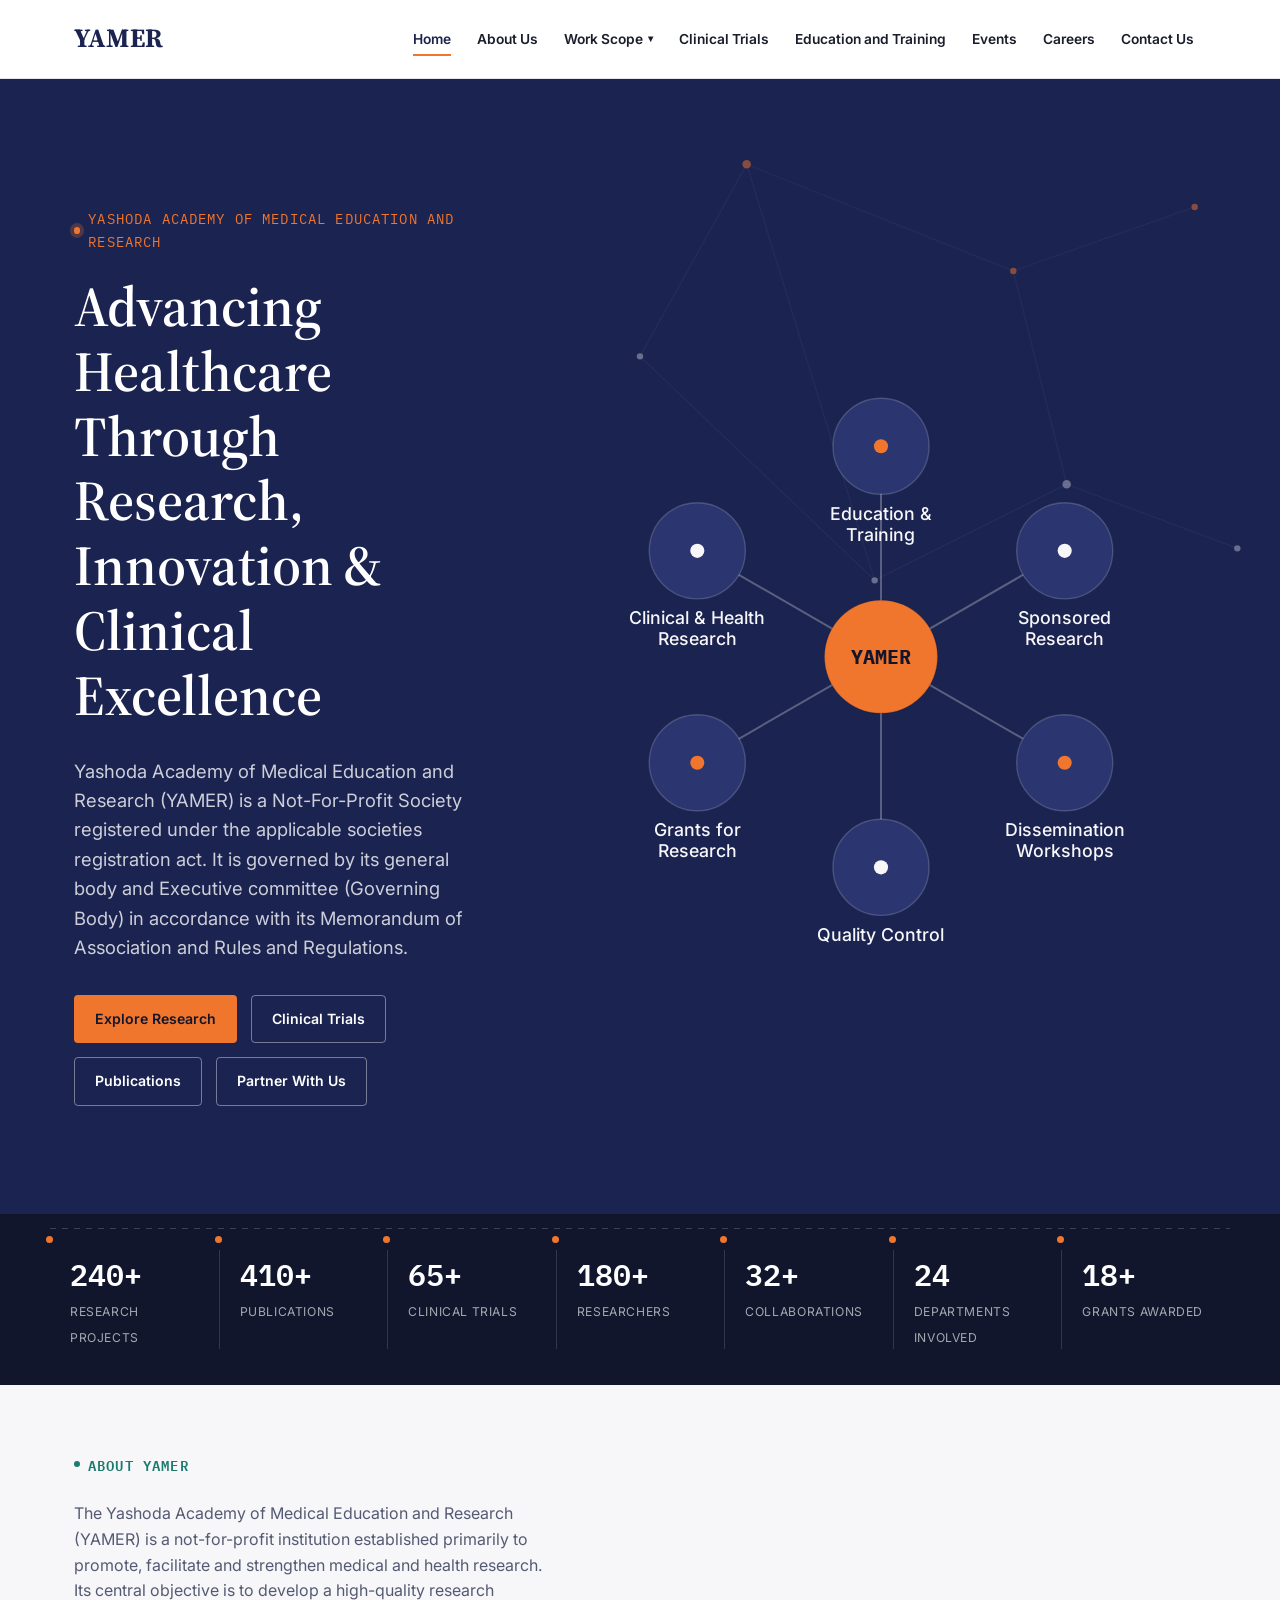
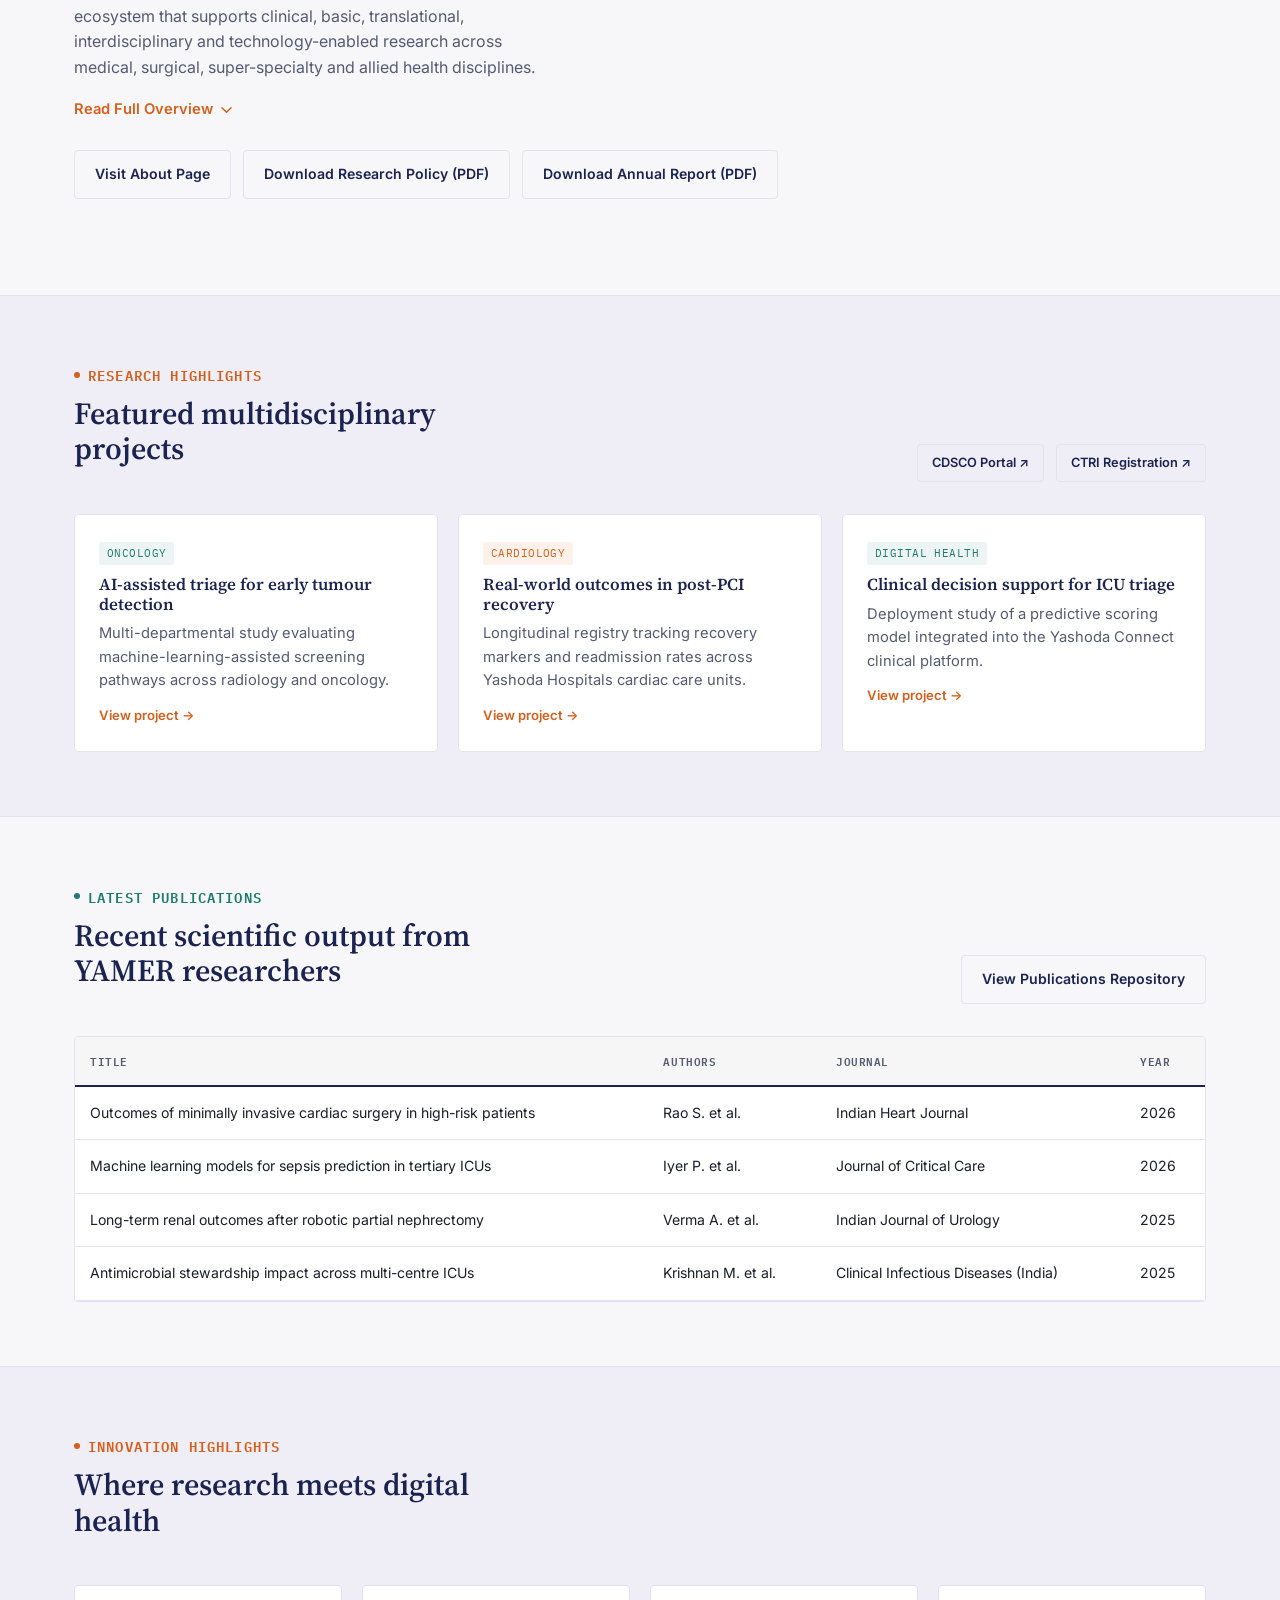
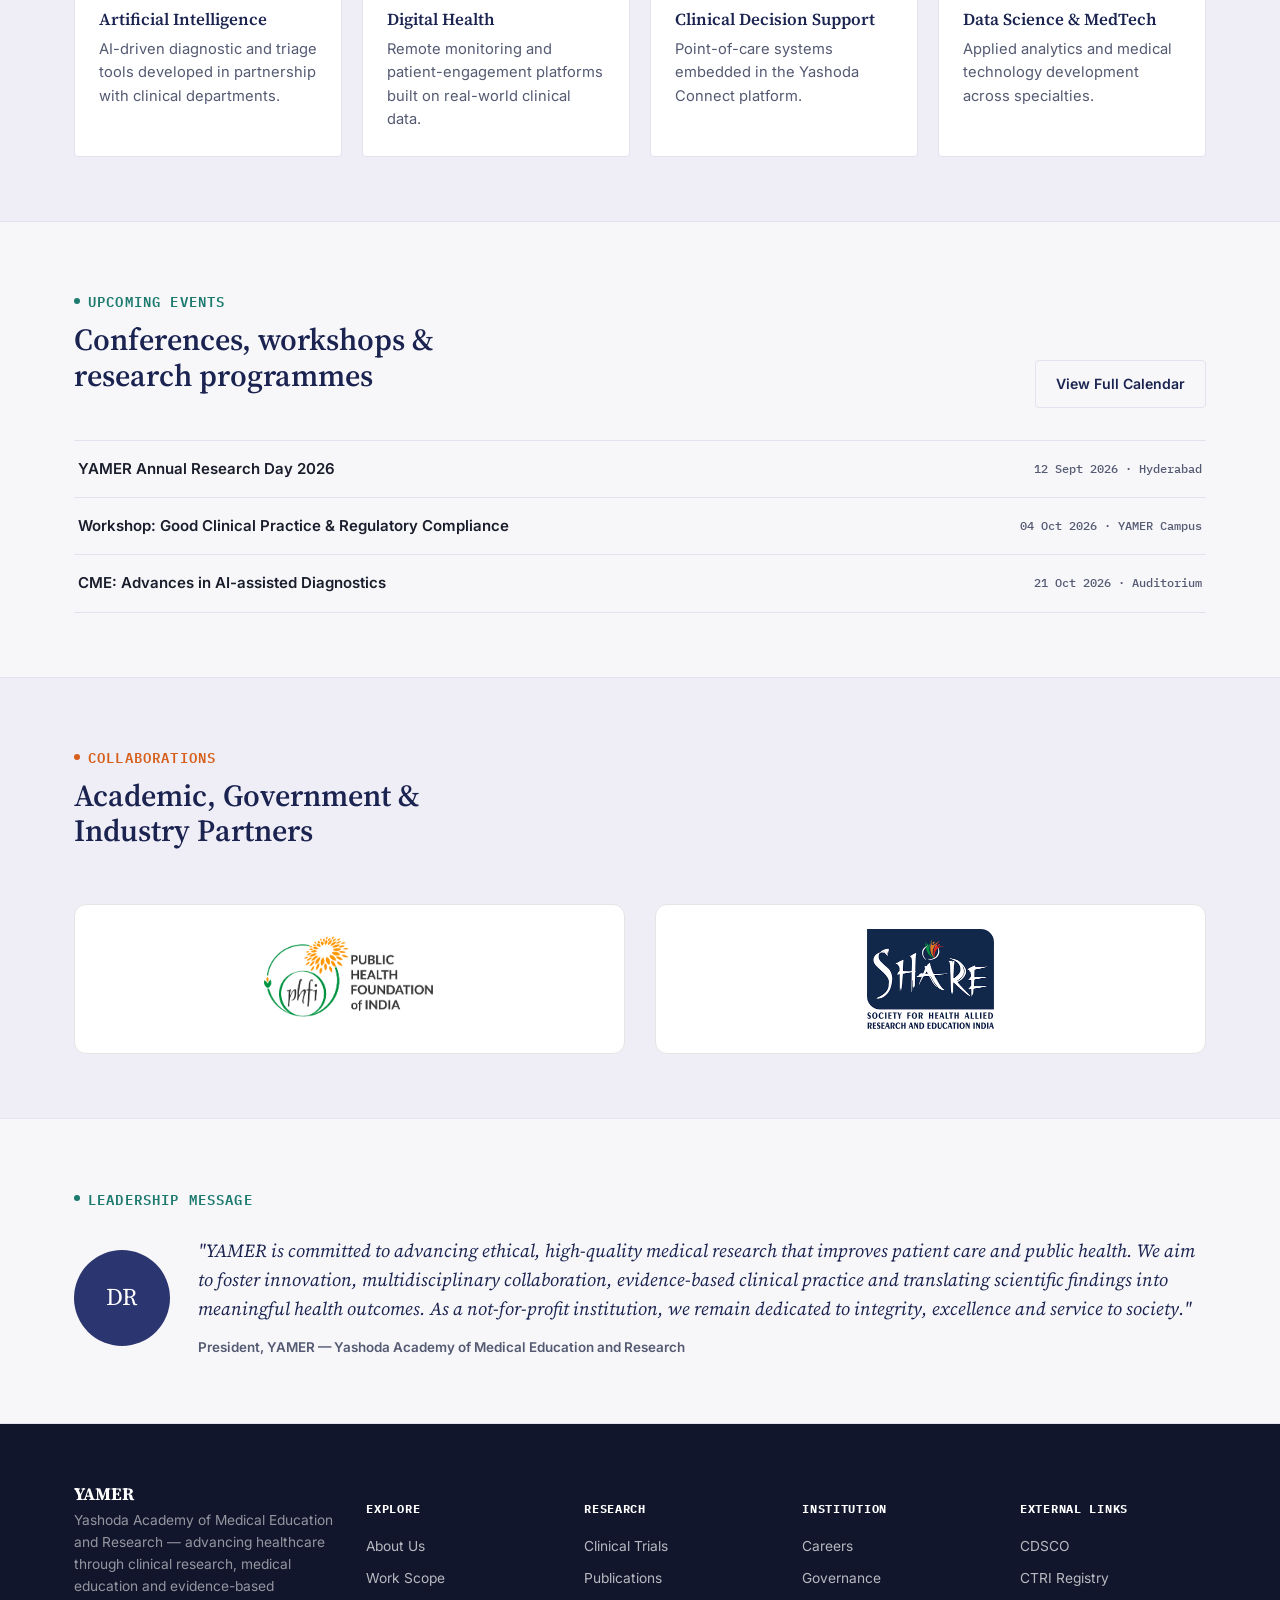
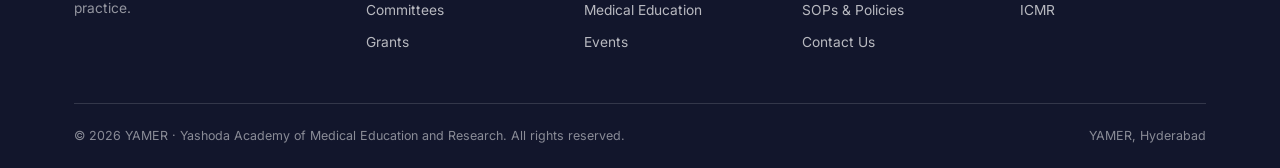
<file: index.html>
<!DOCTYPE html>
<html lang="en">
<head>
<meta charset="UTF-8">
<meta name="viewport" content="width=device-width, initial-scale=1.0">
<title>YAMER — Yashoda Academy of Medical Education and Research</title>
<meta name="description" content="YAMER - Advancing healthcare through clinical research, medical education, innovation and evidence-based practice.">
<link rel="stylesheet" href="assets/css/style.css">
</head>
<body data-page="home">

<div id="site-header"></div>

<!-- HERO -->
<section class="hero">
  <svg class="net-bg" viewBox="0 0 1200 600" preserveAspectRatio="xMidYMid slice" xmlns="http://www.w3.org/2000/svg" aria-hidden="true">
    <g stroke="rgba(255,255,255,.09)" stroke-width="1">
      <line x1="700" y1="80" x2="950" y2="180"/><line x1="950" y1="180" x2="1120" y2="120"/>
      <line x1="950" y1="180" x2="1000" y2="380"/><line x1="1000" y1="380" x2="820" y2="470"/>
      <line x1="700" y1="80" x2="820" y2="470"/><line x1="1000" y1="380" x2="1160" y2="440"/>
      <line x1="700" y1="80" x2="600" y2="260"/><line x1="600" y1="260" x2="820" y2="470"/>
    </g>
    <g fill="#F0762E">
      <circle cx="700" cy="80" r="4"/><circle cx="950" cy="180" r="3"/><circle cx="1120" cy="120" r="3"/>
    </g>
    <g fill="#F7F7FA" opacity=".7">
      <circle cx="1000" cy="380" r="4"/><circle cx="820" cy="470" r="3"/><circle cx="1160" cy="440" r="3"/><circle cx="600" cy="260" r="3"/>
    </g>
  </svg>
  <div class="wrap">
    <div>
      <span class="hero-eyebrow">Yashoda Academy of Medical Education and Research</span>
      <h1>Advancing Healthcare Through Research, Innovation &amp; Clinical Excellence</h1>
      <p class="lead"> Yashoda Academy of Medical Education and Research (YAMER) is a Not-For-Profit Society registered under the applicable societies registration act. It is governed by its general body and Executive committee (Governing Body) in accordance with its Memorandum of Association and Rules and Regulations.</p>
      <div class="hero-ctas">
        <a href="work-scope.html" class="btn btn-primary">Explore Research</a>
        <a href="clinical-trials.html" class="btn btn-outline">Clinical Trials</a>
        <a href="work-scope.html#publications" class="btn btn-outline">Publications</a>
        <a href="contact.html#collaboration" class="btn btn-outline">Partner With Us</a>
      </div>
    </div>
    <svg class="hero-visual" viewBox="0 0 460 430" xmlns="http://www.w3.org/2000/svg" aria-hidden="true">
      <!-- connecting spokes -->
      <g fill="none" stroke="rgba(255,255,255,.28)" stroke-width="1.4">
        <line x1="230" y1="215" x2="230" y2="66"/>
        <line x1="230" y1="215" x2="360" y2="140"/>
        <line x1="230" y1="215" x2="360" y2="290"/>
        <line x1="230" y1="215" x2="230" y2="364"/>
        <line x1="230" y1="215" x2="100" y2="290"/>
        <line x1="230" y1="215" x2="100" y2="140"/>
      </g>

      <!-- outer nodes -->
      <g font-family="Inter" font-size="12.5" fill="#F7F7FA" font-weight="500" text-anchor="middle">
        <circle cx="230" cy="66" r="34" fill="#2B3570" stroke="rgba(255,255,255,.18)"/>
        <circle cx="230" cy="66" r="5" fill="#F0762E"/>
        <text x="230" y="118"><tspan x="230">Education &amp;</tspan><tspan x="230" dy="15">Training</tspan></text>

        <circle cx="360" cy="140" r="34" fill="#2B3570" stroke="rgba(255,255,255,.18)"/>
        <circle cx="360" cy="140" r="5" fill="#F7F7FA"/>
        <text x="360" y="192"><tspan x="360">Sponsored</tspan><tspan x="360" dy="15">Research</tspan></text>

        <circle cx="360" cy="290" r="34" fill="#2B3570" stroke="rgba(255,255,255,.18)"/>
        <circle cx="360" cy="290" r="5" fill="#F0762E"/>
        <text x="360" y="342"><tspan x="360">Dissemination</tspan><tspan x="360" dy="15">Workshops</tspan></text>

        <circle cx="230" cy="364" r="34" fill="#2B3570" stroke="rgba(255,255,255,.18)"/>
        <circle cx="230" cy="364" r="5" fill="#F7F7FA"/>
        <text x="230" y="416"><tspan x="230">Quality Control</tspan></text>

        <circle cx="100" cy="290" r="34" fill="#2B3570" stroke="rgba(255,255,255,.18)"/>
        <circle cx="100" cy="290" r="5" fill="#F0762E"/>
        <text x="100" y="342"><tspan x="100">Grants for</tspan><tspan x="100" dy="15">Research</tspan></text>

        <circle cx="100" cy="140" r="34" fill="#2B3570" stroke="rgba(255,255,255,.18)"/>
        <circle cx="100" cy="140" r="5" fill="#F7F7FA"/>
        <text x="100" y="192"><tspan x="100">Clinical &amp; Health</tspan><tspan x="100" dy="15">Research</tspan></text>
      </g>

      <!-- centre hub -->
      <circle cx="230" cy="215" r="40" fill="#F0762E"/>
      <circle cx="230" cy="215" r="40" fill="none" stroke="rgba(18,22,44,.15)" stroke-width="1"/>
      <text x="230" y="220" text-anchor="middle" font-family="IBM Plex Mono" font-size="14" fill="#12162C" font-weight="700">YAMER</text>
    </svg>
  </div>
</section>

<!-- RESEARCH IMPACT DASHBOARD -->
<section class="stats-strip">
  <div class="wrap stats-grid">
    <div class="stat"><span class="num" data-count="240" data-suffix="+">0</span><span class="label">Research Projects</span></div>
    <div class="stat"><span class="num" data-count="410" data-suffix="+">0</span><span class="label">Publications</span></div>
    <div class="stat"><span class="num" data-count="65" data-suffix="+">0</span><span class="label">Clinical Trials</span></div>
    <div class="stat"><span class="num" data-count="180" data-suffix="+">0</span><span class="label">Researchers</span></div>
    <div class="stat"><span class="num" data-count="32" data-suffix="+">0</span><span class="label">Collaborations</span></div>
    <div class="stat"><span class="num" data-count="24" data-suffix="">0</span><span class="label">Departments Involved</span></div>
    <div class="stat"><span class="num" data-count="18" data-suffix="+">0</span><span class="label">Grants Awarded</span></div>
  </div>
</section>

<!-- ABOUT BRIEF -->
<section class="section">
  <div class="wrap">
    <div class="section-head">
      <div>
        <span class="eyebrow">About YAMER</span>
        <h2></h2>
        <p class="desc">The Yashoda Academy of Medical Education and Research (YAMER) is a not-for-profit
          institution established primarily to promote, facilitate and strengthen medical and health
          research. Its central objective is to develop a high-quality research ecosystem that supports
          clinical, basic, translational, interdisciplinary and technology-enabled research across
          medical, surgical, super-specialty and allied health disciplines.</p>

        <details class="read-more">
          <summary><span>Read Full Overview</span><svg class="chevron" viewBox="0 0 12 8" xmlns="http://www.w3.org/2000/svg"><path d="M1 1.5 6 6.5 11 1.5" stroke="currentColor" stroke-width="1.6" fill="none" stroke-linecap="round" stroke-linejoin="round"/></svg></summary>
          <div class="read-more-body">
            <p class="desc">YAMER provides an institutional platform for the development and conduct of research
              addressing important clinical, public-health and health-system priorities. It promotes
              investigator-initiated studies, multicentre research, clinical trials, observational studies,
              registries, implementation research, community-based studies and collaborative research
              involving hospitals, universities, research institutions and funding agencies.</p>
            <p class="desc">The Academy encourages research in clinical and basic medical sciences and in
              interdisciplinary areas such as molecular biology, cytogenetics, biotechnology, genetics,
              diagnostics, biomedical sciences, digital health, artificial intelligence, medical technology
              and other emerging fields. Particular emphasis is placed on generating scientifically rigorous
              evidence that can improve clinical decision-making, patient outcomes, quality of care and
              healthcare delivery.</p>
            <p class="desc">YAMER supports the complete research lifecycle, including identification of research
              priorities, protocol development, scientific review, ethical oversight, regulatory compliance,
              data management, statistical analysis, publication and dissemination of findings. It seeks to
              strengthen research infrastructure, standard operating procedures, quality assurance systems
              and institutional mechanisms necessary for conducting responsible and high-quality research.</p>
            <p class="desc">To ensure scientific and ethical integrity, the Academy may establish and support bodies such
              as the Scientific Council, Scientific Review Committee, Institutional Ethics Committee,
              Academic Council and other specialized research committees. These committees provide
              scientific guidance, ethical review, governance, monitoring and oversight of research
              activities undertaken under the auspices of YAMER.</p>
            <p class="desc">The Academy promotes national and international collaborations for joint research,
              multicentre studies, technology development, faculty exchange and capacity building. It may
              obtain research grants, donations and financial support from governmental agencies,
              universities, scientific bodies, philanthropic organizations and other eligible institutions, in
              accordance with applicable laws and institutional policies.</p>
            <p class="desc">YAMER also undertakes community health surveys, screening programmes, epidemiological
              studies and health-service initiatives in rural, underserved and underdeveloped urban areas.
              These activities are intended to generate locally relevant evidence, identify unmet health
              needs and develop practical models for disease prevention, early detection and improved
              access to healthcare.</p>
            <p class="desc">Research capacity building is an important supporting function of YAMER. The Academy
              may conduct workshops and short-term programmes in research methodology, biostatistics,
              research ethics, clinical trials, scientific writing, data management, hospital administration
              and emerging medical technologies. It may also provide fellowships, scholarships and
              structured training opportunities to clinicians, researchers and allied health professionals
              seeking advanced research experience.</p>
            <p class="desc">Educational activities, including Continuing Medical Education programmes, postgraduate
              teaching and specialty training, may be undertaken where they directly contribute to the
              Academy’s broader research, professional development and healthcare-improvement
              objectives. Such programmes remain supportive to YAMER’s primary mission of advancing
              medical research and evidence-based practice.</p>
            <p class="desc">Through its research programmes, collaborations, governance systems and capacity-building
              initiatives, YAMER aims to emerge as a centre of excellence for medical and health
              research, committed to scientific innovation, ethical research conduct, translation of
              evidence into practice and improvement of patient and population health.</p>
          </div>
        </details>
      </div>
      <div style="display:flex;gap:12px;flex-wrap:wrap;">
        <a href="about.html" class="btn btn-ghost">Visit About Page</a>
        <a href="#" class="btn btn-ghost">Download Research Policy (PDF)</a>
        <a href="#" class="btn btn-ghost">Download Annual Report (PDF)</a>
      </div>
    </div>
  </div>
</section>

<!-- RESEARCH HIGHLIGHTS -->
<section class="section section-alt">
  <div class="wrap">
    <div class="section-head">
      <div>
        <span class="eyebrow o">Research Highlights</span>
        <h2>Featured multidisciplinary projects</h2>
      </div>
      <div style="display:flex;gap:12px;flex-wrap:wrap;">
        <a href="https://cdsco.gov.in" target="_blank" rel="noopener" class="btn btn-sm btn-ghost">CDSCO Portal ↗</a>
        <a href="https://ctri.nic.in" target="_blank" rel="noopener" class="btn btn-sm btn-ghost">CTRI Registration ↗</a>
      </div>
    </div>
    <div class="card-grid grid-3">
      <div class="card">
        <span class="tag">Oncology</span>
        <h3>AI-assisted triage for early tumour detection</h3>
        <p>Multi-departmental study evaluating machine-learning-assisted screening pathways across radiology and oncology.</p>
        <a class="card-link" href="work-scope.html">View project →</a>
      </div>
      <div class="card">
        <span class="tag o">Cardiology</span>
        <h3>Real-world outcomes in post-PCI recovery</h3>
        <p>Longitudinal registry tracking recovery markers and readmission rates across Yashoda Hospitals cardiac care units.</p>
        <a class="card-link" href="work-scope.html">View project →</a>
      </div>
      <div class="card">
        <span class="tag">Digital Health</span>
        <h3>Clinical decision support for ICU triage</h3>
        <p>Deployment study of a predictive scoring model integrated into the Yashoda Connect clinical platform.</p>
        <a class="card-link" href="work-scope.html#digital-innovation">View project →</a>
      </div>
    </div>
  </div>
</section>

<!-- LATEST PUBLICATIONS -->
<section class="section">
  <div class="wrap">
    <div class="section-head">
      <div>
        <span class="eyebrow">Latest Publications</span>
        <h2>Recent scientific output from YAMER researchers</h2>
      </div>
      <a href="work-scope.html#publications" class="btn btn-ghost">View Publications Repository</a>
    </div>
    <div class="table-scroll">
      <table class="data-table">
        <thead><tr><th>Title</th><th>Authors</th><th>Journal</th><th>Year</th></tr></thead>
        <tbody>
          <tr><td>Outcomes of minimally invasive cardiac surgery in high-risk patients</td><td>Rao S. et al.</td><td>Indian Heart Journal</td><td>2026</td></tr>
          <tr><td>Machine learning models for sepsis prediction in tertiary ICUs</td><td>Iyer P. et al.</td><td>Journal of Critical Care</td><td>2026</td></tr>
          <tr><td>Long-term renal outcomes after robotic partial nephrectomy</td><td>Verma A. et al.</td><td>Indian Journal of Urology</td><td>2025</td></tr>
          <tr><td>Antimicrobial stewardship impact across multi-centre ICUs</td><td>Krishnan M. et al.</td><td>Clinical Infectious Diseases (India)</td><td>2025</td></tr>
        </tbody>
      </table>
    </div>
  </div>
</section>

<!-- INNOVATION HIGHLIGHTS -->
<section class="section section-alt">
  <div class="wrap">
    <div class="section-head">
      <div>
        <span class="eyebrow o">Innovation Highlights</span>
        <h2>Where research meets digital health</h2>
      </div>
    </div>
    <div class="card-grid grid-4">
      <div class="card"><h3>Artificial Intelligence</h3><p>AI-driven diagnostic and triage tools developed in partnership with clinical departments.</p></div>
      <div class="card"><h3>Digital Health</h3><p>Remote monitoring and patient-engagement platforms built on real-world clinical data.</p></div>
      <div class="card"><h3>Clinical Decision Support</h3><p>Point-of-care systems embedded in the Yashoda Connect platform.</p></div>
      <div class="card"><h3>Data Science &amp; MedTech</h3><p>Applied analytics and medical technology development across specialties.</p></div>
    </div>
  </div>
</section>

<!-- UPCOMING EVENTS -->
<section class="section">
  <div class="wrap">
    <div class="section-head">
      <div>
        <span class="eyebrow">Upcoming Events</span>
        <h2>Conferences, workshops &amp; research programmes</h2>
      </div>
      <a href="events.html" class="btn btn-ghost">View Full Calendar</a>
    </div>
    <ul class="list-links">
      <li><a href="events.html"><span>YAMER Annual Research Day 2026</span><span class="meta">12 Sept 2026 · Hyderabad</span></a></li>
      <li><a href="events.html"><span>Workshop: Good Clinical Practice &amp; Regulatory Compliance</span><span class="meta">04 Oct 2026 · YAMER Campus</span></a></li>
      <li><a href="events.html"><span>CME: Advances in AI-assisted Diagnostics</span><span class="meta">21 Oct 2026 · Auditorium</span></a></li>
    </ul>
  </div>
</section>

<!-- COLLABORATIONS -->
<!-- <section class="section section-alt">
  <div class="wrap">
    <div class="section-head">
      <div>
        <span class="eyebrow o">Collaborations</span>
        <h2>Academic, government &amp; industry partners</h2>
      </div>
    </div>
    <div class="logo-strip">
      <div class="logo-chip">Academic Partner Logo</div>
      <div class="logo-chip">Government Agency Logo</div>
      <div class="logo-chip">Funding Body Logo</div>
      <div class="logo-chip">Industry Partner Logo</div>
      <div class="logo-chip">International Network Logo</div>
    </div>
  </div>
</section> -->

<!-- COLLABORATIONS -->
<section class="section section-alt">
  <div class="wrap">
    <div class="section-head">
      <div>
        <span class="eyebrow o">Collaborations</span>
        <h2>Academic, Government &amp; Industry Partners</h2>
      </div>
    </div>

    <div class="logo-strip">

      <div class="logo-chip">
        <img src="assets/PHFI.png" alt="PHFI">
      </div>

      <div class="logo-chip">
        <img src="assets/ShareIndia.png" alt="Share India">
      </div>
      </div>

    </div>
  </div>
</section>

<!-- LEADERSHIP MESSAGE -->
<section class="section">
  <div class="wrap">
    <span class="eyebrow">Leadership Message</span>
    <div class="quote-block" style="margin-top:16px;">
      <div class="quote-avatar">DR</div>
      <div>
        <blockquote>"YAMER is committed to advancing ethical, high-quality medical research that improves patient care and public health.
          We aim to foster innovation, multidisciplinary collaboration, evidence-based clinical practice and translating scientific findings into meaningful health outcomes.
          As a not-for-profit institution, we remain dedicated to integrity, excellence and service to society."</blockquote>
        <cite>President, YAMER — Yashoda Academy of Medical Education and Research</cite>
      </div>
    </div>
  </div>
</section>

<div id="site-footer"></div>
<script src="assets/js/main.js"></script>
</body>
</html>
</file>
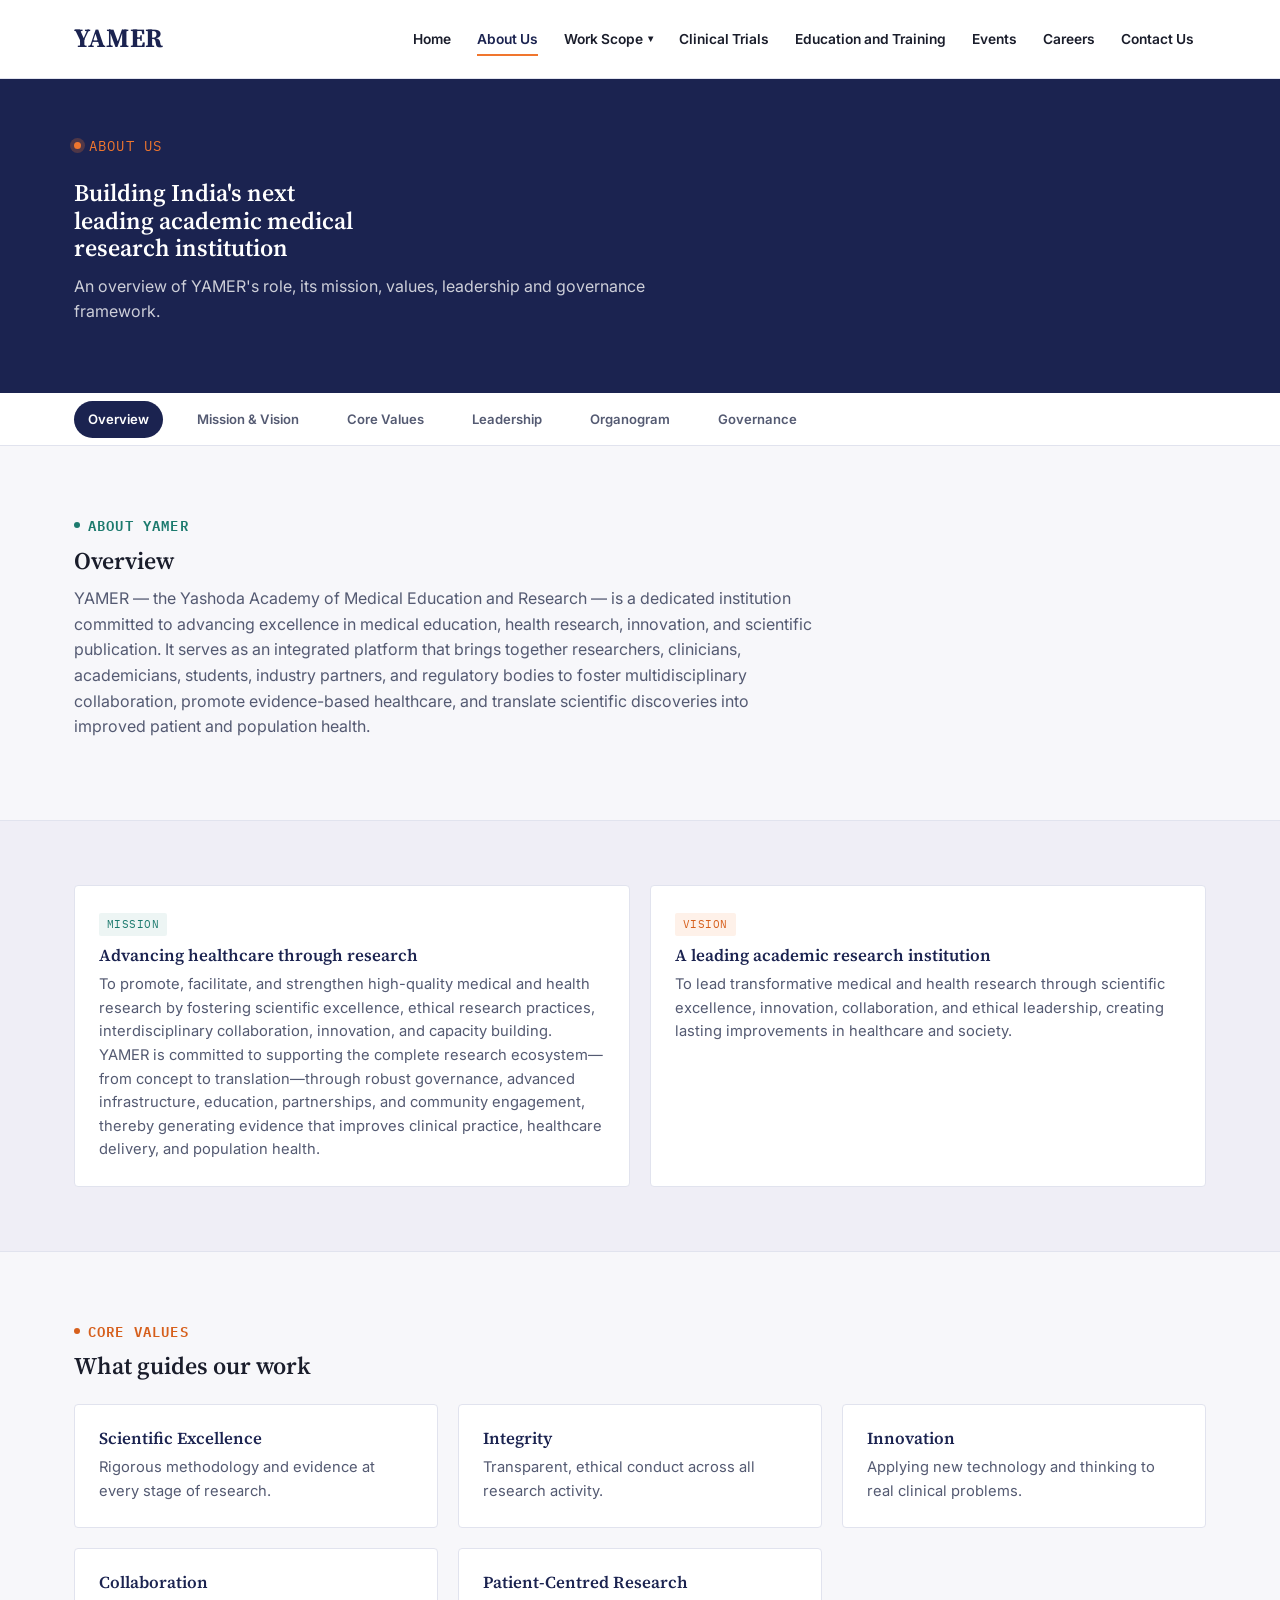
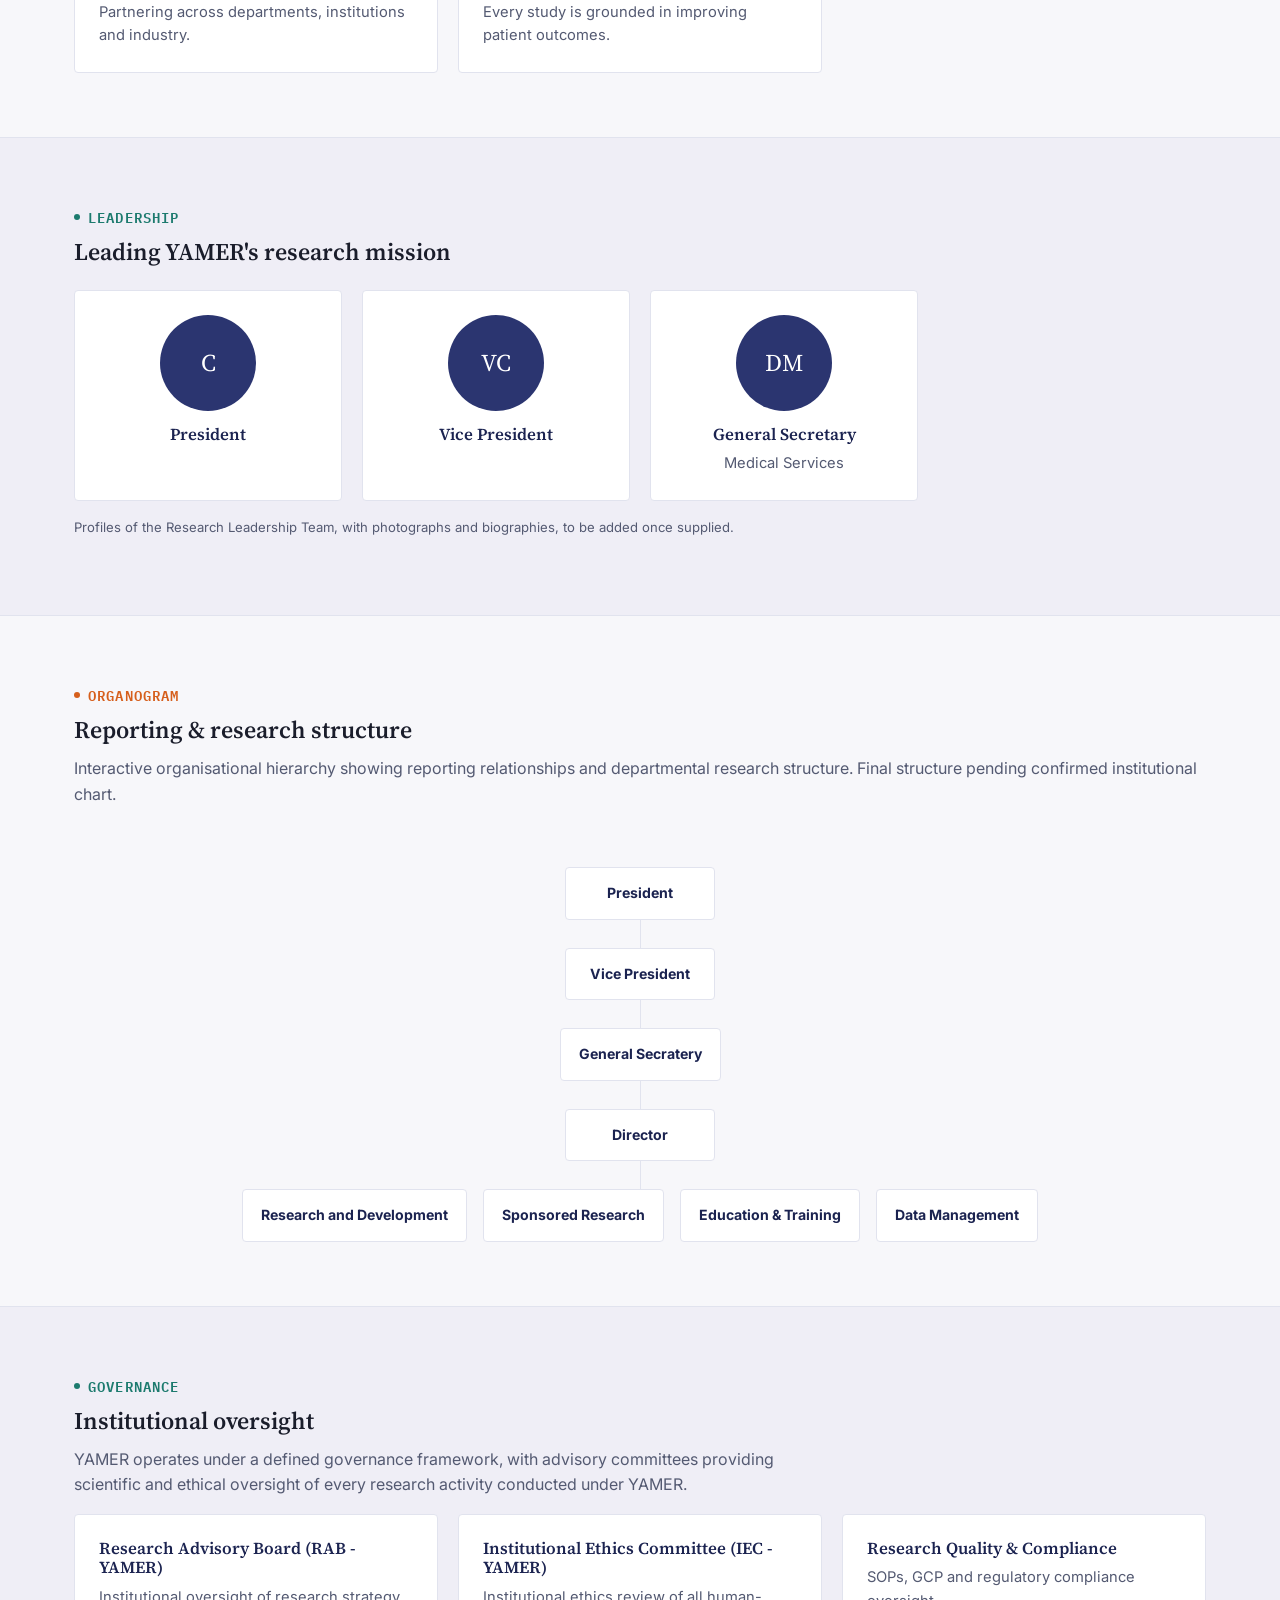
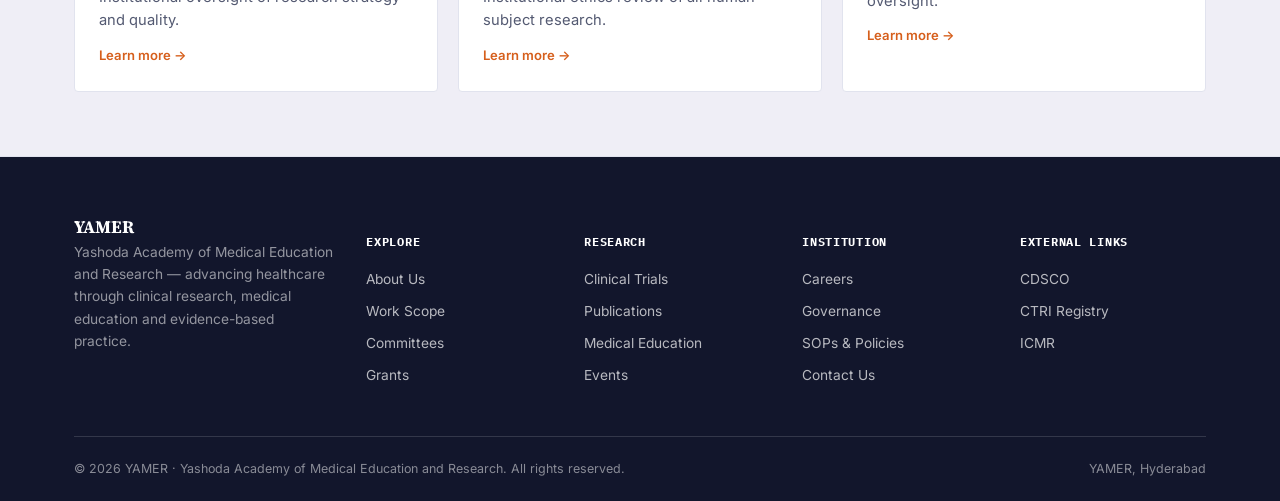
<file: about.html>
<!DOCTYPE html>
<html lang="en">
<head>
<meta charset="UTF-8">
<meta name="viewport" content="width=device-width, initial-scale=1.0">
<title>About Us — YAMER</title>
<link rel="stylesheet" href="assets/css/style.css">
</head>
<body data-page="about">

<div id="site-header"></div>

<section class="page-hero">
  <div class="wrap">
    <span class="hero-eyebrow">About Us</span>
    <h1>Building India's next leading academic medical research institution</h1>
    <p class="lead">An overview of YAMER's role, its mission, values, leadership and governance framework.</p>
  </div>
</section>

<nav class="subnav">
  <div class="wrap">
    <a href="#overview">Overview</a>
    <a href="#mission-vision">Mission &amp; Vision</a>
    <a href="#values">Core Values</a>
    <a href="#leadership">Leadership</a>
    <a href="#organogram">Organogram</a>
    <a href="#governance">Governance</a>
  </div>
</nav>

<section class="section" id="overview">
  <div class="wrap">
    <span class="eyebrow">About YAMER</span>
    <h2>Overview</h2>
    <p style="max-width:75ch;">YAMER — the Yashoda Academy of Medical Education and Research — is a dedicated institution committed to advancing excellence in medical education, health research, innovation, and scientific publication. It serves as an integrated platform that brings together researchers, clinicians, academicians, students, industry partners, and regulatory bodies to foster multidisciplinary collaboration, promote evidence-based healthcare, and translate scientific discoveries into improved patient and population health.</p>
  </div>
</section>

<section class="section section-alt" id="mission-vision">
  <div class="wrap">
    <div class="card-grid grid-2">
      <div class="card">
        <span class="tag">Mission</span>
        <h3>Advancing healthcare through research</h3>
        <p>To promote, facilitate, and strengthen high-quality medical and health research by fostering scientific excellence, ethical research practices, interdisciplinary collaboration, innovation, and capacity building. YAMER is committed to supporting the complete research ecosystem—from concept to translation—through robust governance, advanced infrastructure, education, partnerships, and community engagement, thereby generating evidence that improves clinical practice, healthcare delivery, and population health.</p>
      </div>
      <div class="card">
        <span class="tag o">Vision</span>
        <h3>A leading academic research institution</h3>
        <p>To lead transformative medical and health research through scientific excellence, innovation, collaboration, and ethical leadership, creating lasting improvements in healthcare and society.</p>
      </div>
    </div>
  </div>
</section>

<section class="section" id="values">
  <div class="wrap">
    <span class="eyebrow o">Core Values</span>
    <h2>What guides our work</h2>
    <div class="card-grid grid-3" style="margin-top:24px;">
      <div class="card"><h3>Scientific Excellence</h3><p>Rigorous methodology and evidence at every stage of research.</p></div>
      <div class="card"><h3>Integrity</h3><p>Transparent, ethical conduct across all research activity.</p></div>
      <div class="card"><h3>Innovation</h3><p>Applying new technology and thinking to real clinical problems.</p></div>
      <div class="card"><h3>Collaboration</h3><p>Partnering across departments, institutions and industry.</p></div>
      <div class="card"><h3>Patient-Centred Research</h3><p>Every study is grounded in improving patient outcomes.</p></div>
    </div>
  </div>
</section>

<section class="section section-alt" id="leadership">
  <div class="wrap">
    <span class="eyebrow">Leadership</span>
    <h2>Leading YAMER's research mission</h2>
    <div class="card-grid grid-4" style="margin-top:24px;">
      <div class="card text-center"><div class="quote-avatar" style="margin:0 auto 14px;">C</div><h3>President</h3><p></p></div>
      <div class="card text-center"><div class="quote-avatar" style="margin:0 auto 14px;">VC</div><h3>Vice President</h3><p></p></div>
      <div class="card text-center"><div class="quote-avatar" style="margin:0 auto 14px;">DM</div><h3>General Secretary</h3><p>Medical Services</p></div>
      <!-- <div class="card text-center"><div class="quote-avatar" style="margin:0 auto 14px;">DY</div><h3>Director</h3><p>YAMER</p></div> --> 
    </div>
    <p class="small" style="margin-top:16px;">Profiles of the Research Leadership Team, with photographs and biographies, to be added once supplied.</p>
  </div>
</section>

<section class="section" id="organogram">
  <div class="wrap">
    <span class="eyebrow o">Organogram</span>
    <h2>Reporting &amp; research structure</h2>
    <p class="desc">Interactive organisational hierarchy showing reporting relationships and departmental research structure. Final structure pending confirmed institutional chart.</p>
    <div class="org-chart" style="margin-top:32px;">
      <div class="org-row"><div class="org-card"><strong>President</strong><span></span></div></div>
      <div class="org-row"><div class="org-card"><strong>Vice President</strong><span></span></div></div>
      <div class="org-row"><div class="org-card"><strong>General Secratery</strong><span></span></div></div>
      <div class="org-row"><div class="org-card"><strong>Director</strong><span></span></div></div>
      <div class="org-row">
        <div class="org-card"><strong>Research and Development</strong><span></span></div>
        <div class="org-card"><strong>Sponsored Research</strong><span></span></div>
        <div class="org-card"><strong>Education &amp; Training</strong><span></span></div>
        <div class="org-card"><strong>Data Management</strong><span></span></div>
      </div>
    </div>
  </div>
</section>

<section class="section section-alt" id="governance">
  <div class="wrap">
    <span class="eyebrow">Governance</span>
    <h2>Institutional oversight</h2>
    <p style="max-width:75ch;">YAMER operates under a defined governance framework, with advisory committees providing scientific and ethical oversight of every research activity conducted under YAMER.</p>
    <div class="card-grid grid-3" style="margin-top:12px;">
      <div class="card"><h3>Research Advisory Board (RAB - YAMER)</h3><p>Institutional oversight of research strategy and quality.</p><a class="card-link" href="committees.html#yhsac">Learn more →</a></div>
      <div class="card"><h3>Institutional Ethics Committee (IEC - YAMER)</h3><p>Institutional ethics review of all human-subject research.</p><a class="card-link" href="committees.html#iec">Learn more →</a></div>
      <div class="card"><h3>Research Quality &amp; Compliance</h3><p>SOPs, GCP and regulatory compliance oversight.</p><a class="card-link" href="work-scope.html#quality">Learn more →</a></div>
    </div>
  </div>
</section>

<div id="site-footer"></div>
<script src="assets/js/main.js"></script>
</body>
</html>
</file>
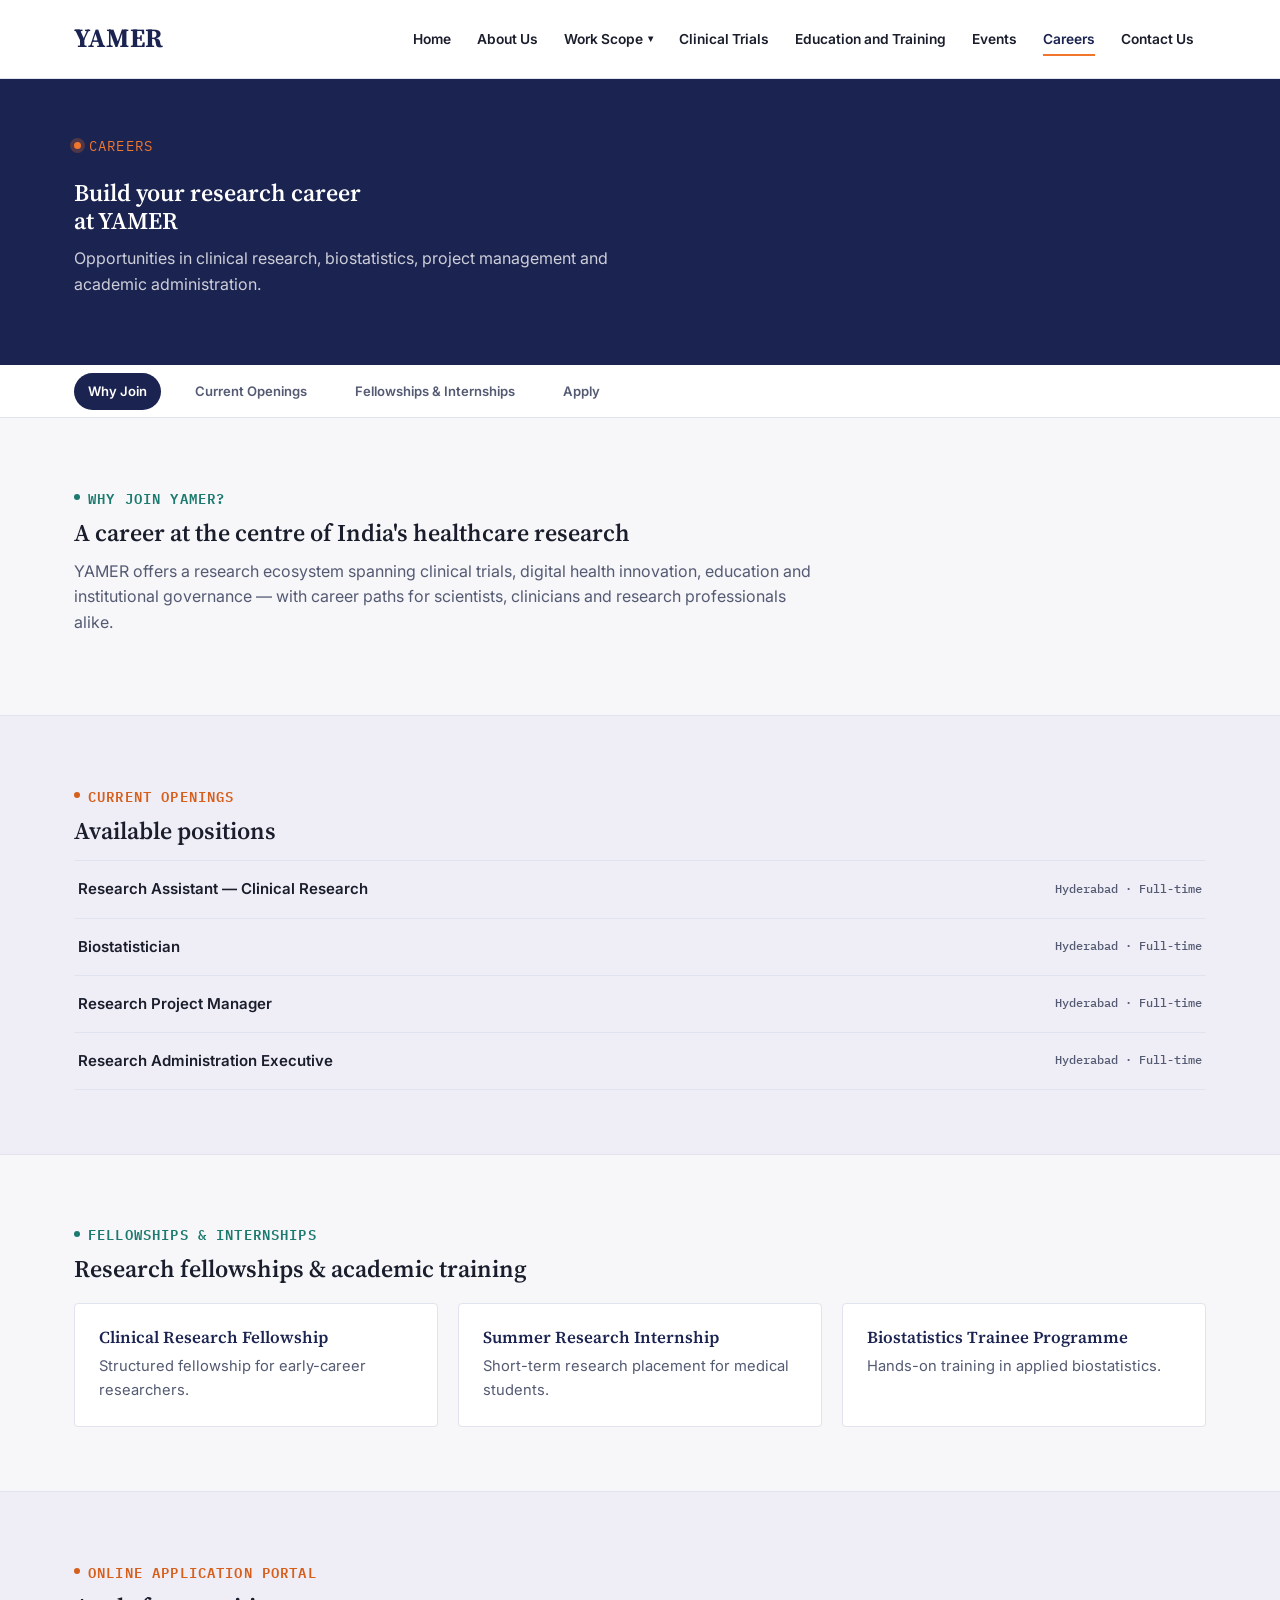
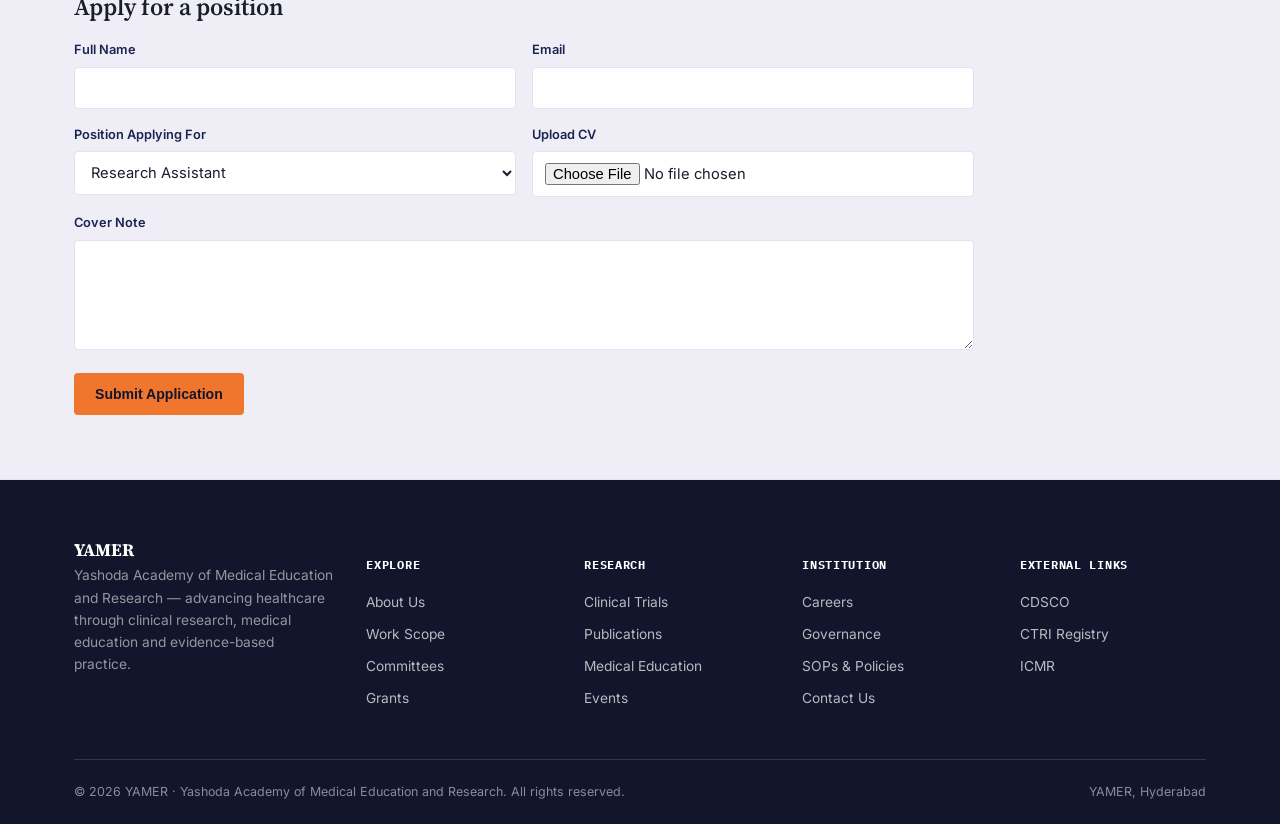
<file: careers.html>
<!DOCTYPE html>
<html lang="en">
<head>
<meta charset="UTF-8">
<meta name="viewport" content="width=device-width, initial-scale=1.0">
<title>Careers — YAMER</title>
<link rel="stylesheet" href="assets/css/style.css">
</head>
<body data-page="careers">

<div id="site-header"></div>

<section class="page-hero">
  <div class="wrap">
    <span class="hero-eyebrow">Careers</span>
    <h1>Build your research career at YAMER</h1>
    <p class="lead">Opportunities in clinical research, biostatistics, project management and academic administration.</p>
  </div>
</section>

<nav class="subnav">
  <div class="wrap">
    <a href="#why">Why Join</a>
    <a href="#openings">Current Openings</a>
    <a href="#fellowships">Fellowships &amp; Internships</a>
    <a href="#apply">Apply</a>
  </div>
</nav>

<section class="section" id="why">
  <div class="wrap">
    <span class="eyebrow">Why Join YAMER?</span>
    <h2>A career at the centre of India's healthcare research</h2>
    <p style="max-width:75ch;">YAMER offers a research ecosystem spanning clinical trials, digital health innovation, education and institutional governance — with career paths for scientists, clinicians and research professionals alike.</p>
  </div>
</section>

<section class="section section-alt" id="openings">
  <div class="wrap">
    <span class="eyebrow o">Current Openings</span>
    <h2>Available positions</h2>
    <ul class="list-links" style="margin-top:16px;">
      <li><a href="#apply"><span>Research Assistant — Clinical Research</span><span class="meta">Hyderabad · Full-time</span></a></li>
      <li><a href="#apply"><span>Biostatistician</span><span class="meta">Hyderabad · Full-time</span></a></li>
      <li><a href="#apply"><span>Research Project Manager</span><span class="meta">Hyderabad · Full-time</span></a></li>
      <li><a href="#apply"><span>Research Administration Executive</span><span class="meta">Hyderabad · Full-time</span></a></li>
    </ul>
  </div>
</section>

<section class="section" id="fellowships">
  <div class="wrap">
    <span class="eyebrow">Fellowships &amp; Internships</span>
    <h2>Research fellowships &amp; academic training</h2>
    <div class="card-grid grid-3" style="margin-top:20px;">
      <div class="card"><h3>Clinical Research Fellowship</h3><p>Structured fellowship for early-career researchers.</p></div>
      <div class="card"><h3>Summer Research Internship</h3><p>Short-term research placement for medical students.</p></div>
      <div class="card"><h3>Biostatistics Trainee Programme</h3><p>Hands-on training in applied biostatistics.</p></div>
    </div>
  </div>
</section>

<section class="section section-alt" id="apply">
  <div class="wrap">
    <span class="eyebrow o">Online Application Portal</span>
    <h2>Apply for a position</h2>
    <form class="form-grid" style="margin-top:20px;max-width:900px;" onsubmit="event.preventDefault(); alert('This is a prototype form — connect it to your applicant tracking system to go live.');">
      <div class="field"><label for="c-name">Full Name</label><input id="c-name" type="text" required></div>
      <div class="field"><label for="c-email">Email</label><input id="c-email" type="email" required></div>
      <div class="field"><label for="c-role">Position Applying For</label>
        <select id="c-role">
          <option>Research Assistant</option>
          <option>Biostatistician</option>
          <option>Research Project Manager</option>
          <option>Research Administration Executive</option>
          <option>Fellowship / Internship</option>
        </select>
      </div>
      <div class="field"><label for="c-cv">Upload CV</label><input id="c-cv" type="file"></div>
      <div class="field full"><label for="c-msg">Cover Note</label><textarea id="c-msg"></textarea></div>
      <div class="full"><button type="submit" class="btn btn-primary">Submit Application</button></div>
    </form>
  </div>
</section>

<div id="site-footer"></div>
<script src="assets/js/main.js"></script>
</body>
</html>
</file>
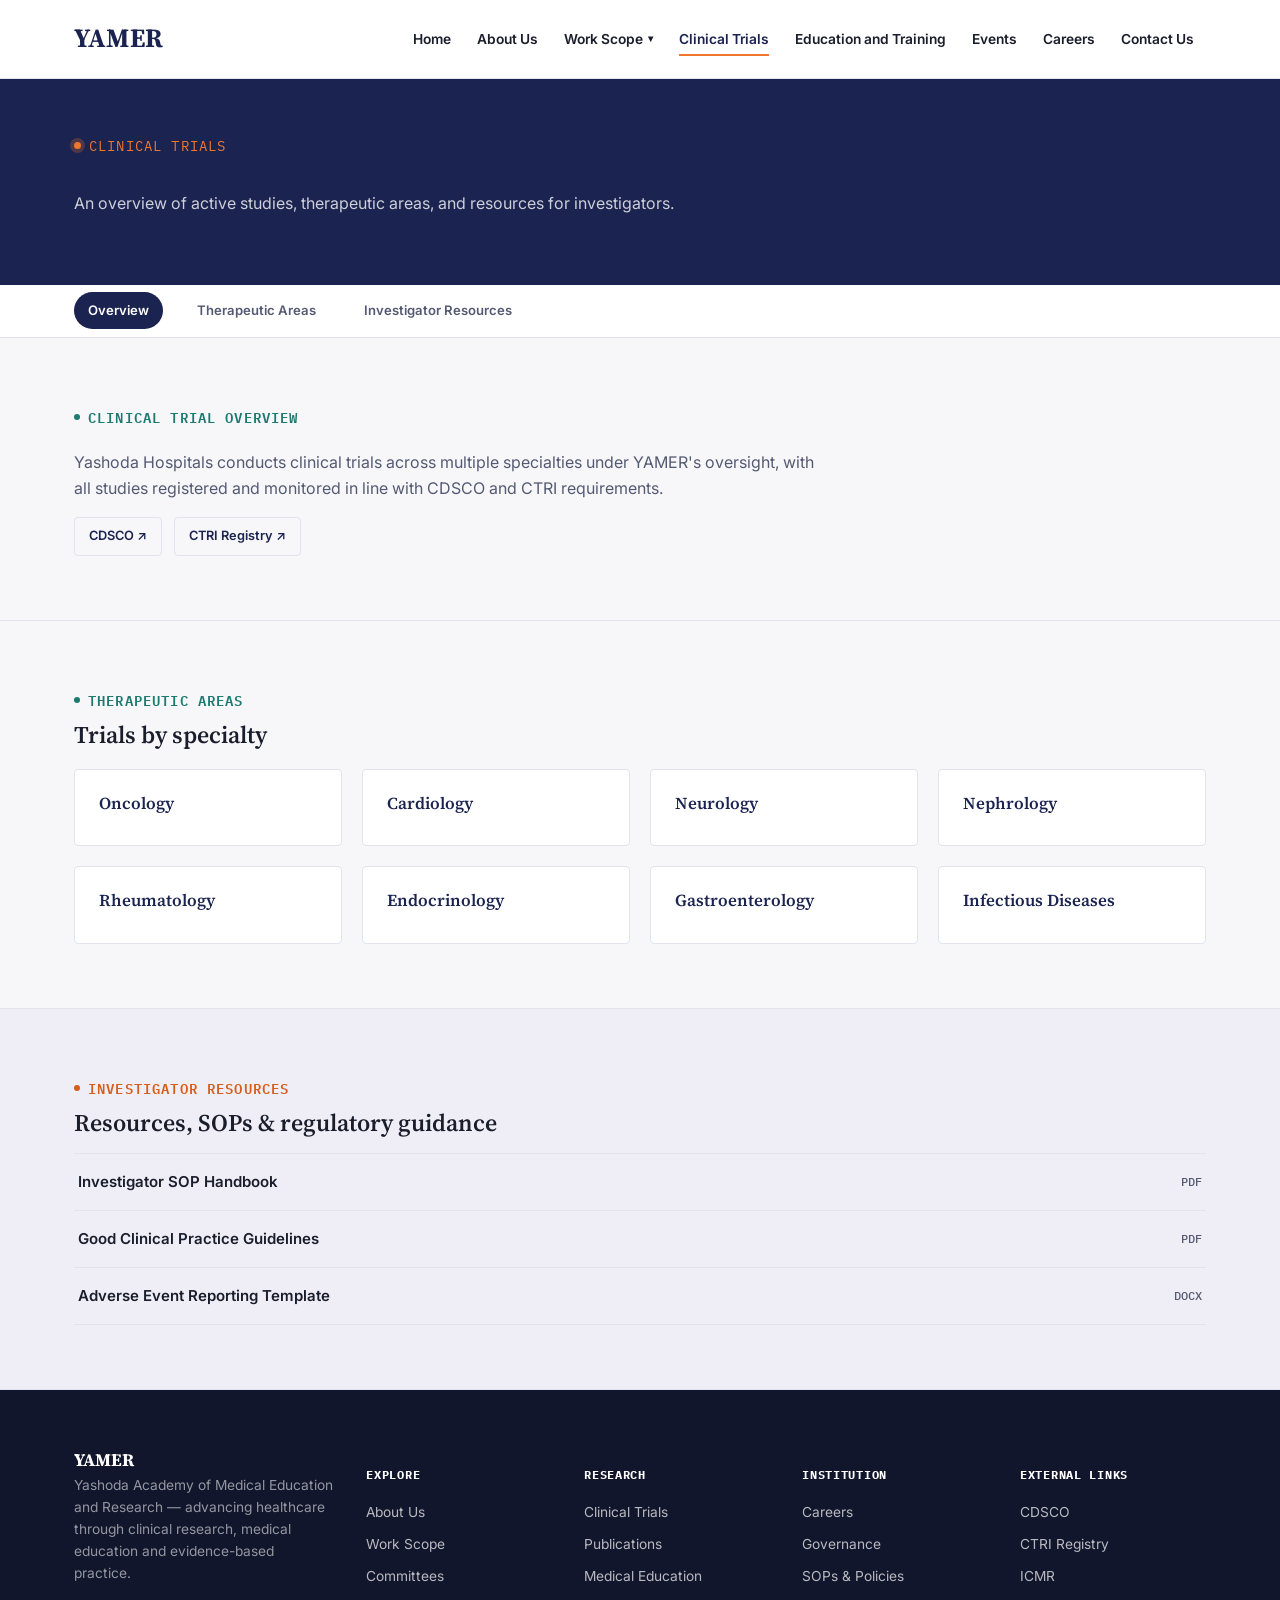
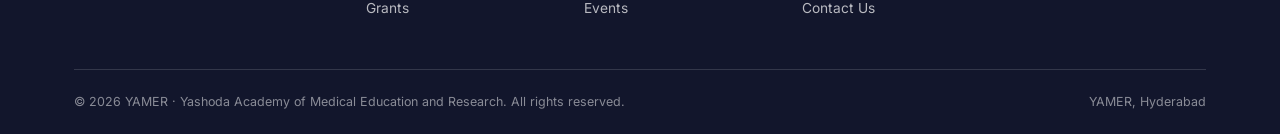
<file: clinical-trials.html>
<!DOCTYPE html>
<html lang="en">
<head>
<meta charset="UTF-8">
<meta name="viewport" content="width=device-width, initial-scale=1.0">
<title>Clinical Trials — YAMER</title>
<link rel="stylesheet" href="assets/css/style.css">
</head>
<body data-page="trials">

<div id="site-header"></div>

<section class="page-hero">
  <div class="wrap">
    <span class="hero-eyebrow">Clinical Trials</span>
    <h1></h1>
    <p class="lead">An overview of active studies, therapeutic areas, and resources for investigators.</p>
  </div>
</section>

<nav class="subnav">
  <div class="wrap">
    <a href="#overview">Overview</a>
    <a href="#therapeutic-areas">Therapeutic Areas</a>
    <a href="#investigator">Investigator Resources</a>
  </div>
</nav>

<section class="section" id="overview">
  <div class="wrap">
    <span class="eyebrow">Clinical Trial Overview</span>
    <h2></h2>
    <p style="max-width:75ch;">Yashoda Hospitals conducts clinical trials across multiple specialties under YAMER's oversight, with all studies registered and monitored in line with CDSCO and CTRI requirements.</p>
    <div style="display:flex;gap:12px;margin-top:16px;flex-wrap:wrap;">
      <a href="https://cdsco.gov.in" target="_blank" rel="noopener" class="btn btn-ghost btn-sm">CDSCO ↗</a>
      <a href="https://ctri.nic.in" target="_blank" rel="noopener" class="btn btn-ghost btn-sm">CTRI Registry ↗</a>
    </div>
  </div>
</section>
<!--
<section class="section section-alt" id="active">
  <div class="wrap">
    <span class="eyebrow o">Active Clinical Trials</span>
    <h2>Currently recruiting &amp; ongoing studies</h2>
    <div class="table-scroll" style="margin-top:16px;">
      <table class="data-table">
        <thead><tr><th>Trial</th><th>Phase</th><th>Therapeutic Area</th><th>Status</th></tr></thead>
        <tbody>
          <tr><td>Novel anticoagulant in post-surgical recovery</td><td>Phase III</td><td>Cardiology</td><td>Recruiting</td></tr>
          <tr><td>Targeted therapy in advanced solid tumours</td><td>Phase II</td><td>Oncology</td><td>Recruiting</td></tr>
          <tr><td>Biologic therapy for rheumatoid arthritis</td><td>Phase III</td><td>Rheumatology</td><td>Ongoing</td></tr>
          <tr><td>Digital monitoring for chronic kidney disease</td><td>Observational</td><td>Nephrology</td><td>Recruiting</td></tr>
        </tbody>
      </table>
    </div>
  </div>
</section>
-->
<section class="section" id="therapeutic-areas">
  <div class="wrap">
    <span class="eyebrow">Therapeutic Areas</span>
    <h2>Trials by specialty</h2>
    <div class="card-grid grid-4" style="margin-top:20px;">
      <div class="card"><h3>Oncology</h3></div>
      <div class="card"><h3>Cardiology</h3></div>
      <div class="card"><h3>Neurology</h3></div>
      <div class="card"><h3>Nephrology</h3></div>
      <div class="card"><h3>Rheumatology</h3></div>
      <div class="card"><h3>Endocrinology</h3></div>
      <div class="card"><h3>Gastroenterology</h3></div>
      <div class="card"><h3>Infectious Diseases</h3></div>
    </div>
  </div>
</section>

<section class="section section-alt" id="investigator">
  <div class="wrap">
    <span class="eyebrow o">Investigator Resources</span>
    <h2>Resources, SOPs &amp; regulatory guidance</h2>
    <ul class="list-links" style="margin-top:16px;">
      <li><a href="#"><span>Investigator SOP Handbook</span><span class="meta">PDF</span></a></li>
      <li><a href="#"><span>Good Clinical Practice Guidelines</span><span class="meta">PDF</span></a></li>
      <li><a href="#"><span>Adverse Event Reporting Template</span><span class="meta">DOCX</span></a></li>
    </ul>
  </div>
</section>

<div id="site-footer"></div>
<script src="assets/js/main.js"></script>
</body>
</html>
</file>
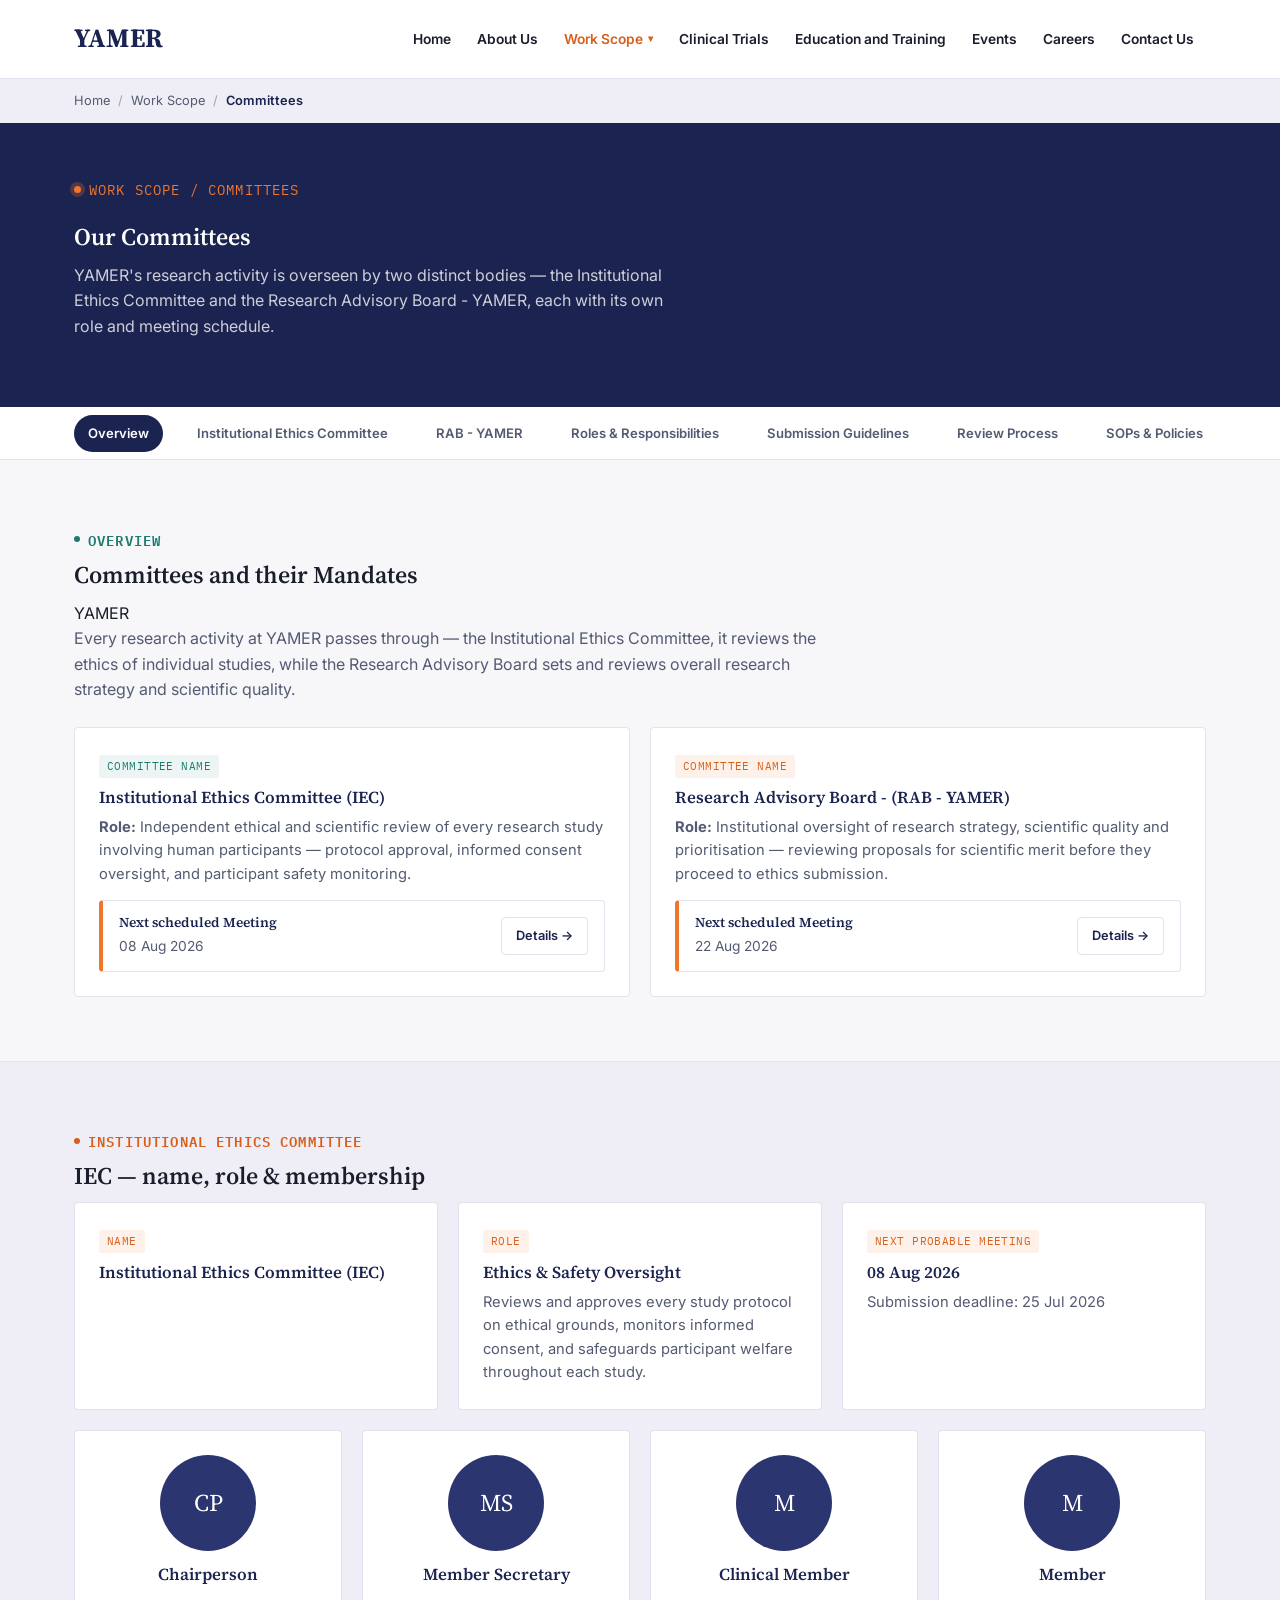
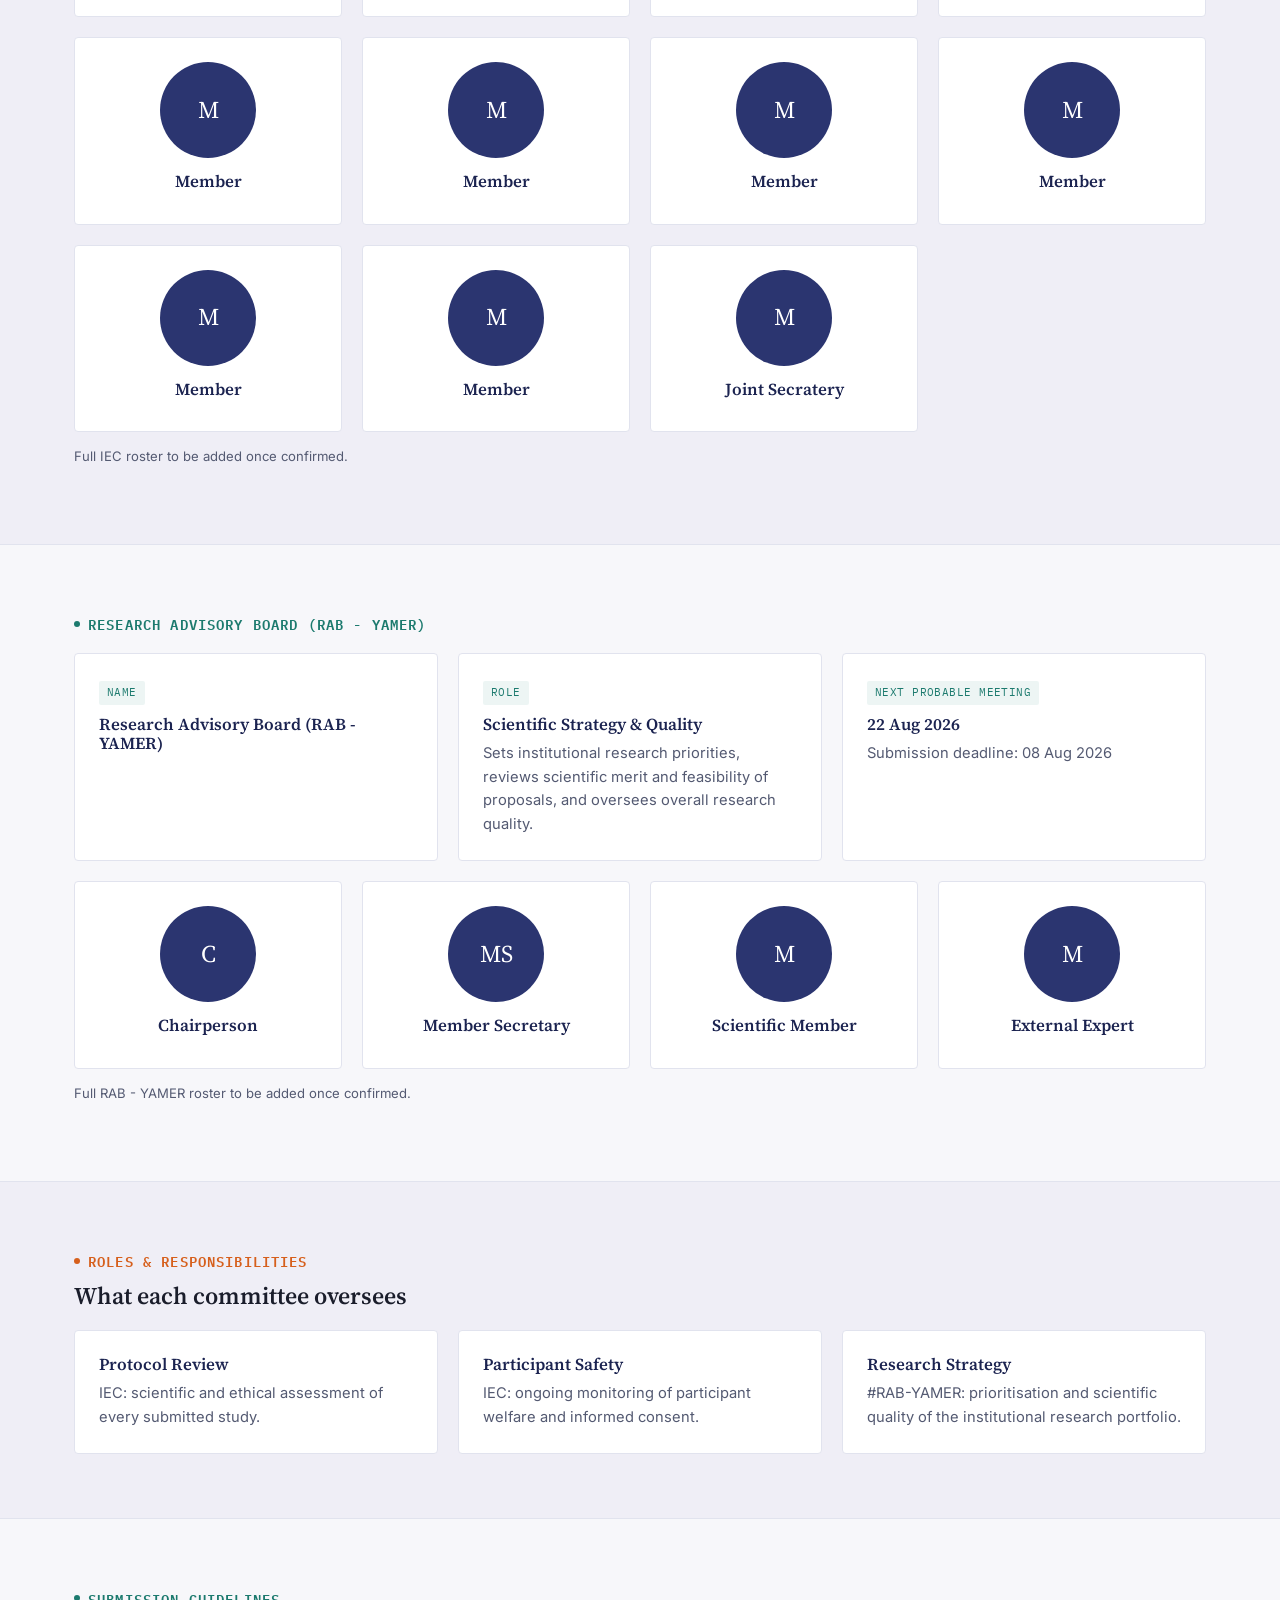
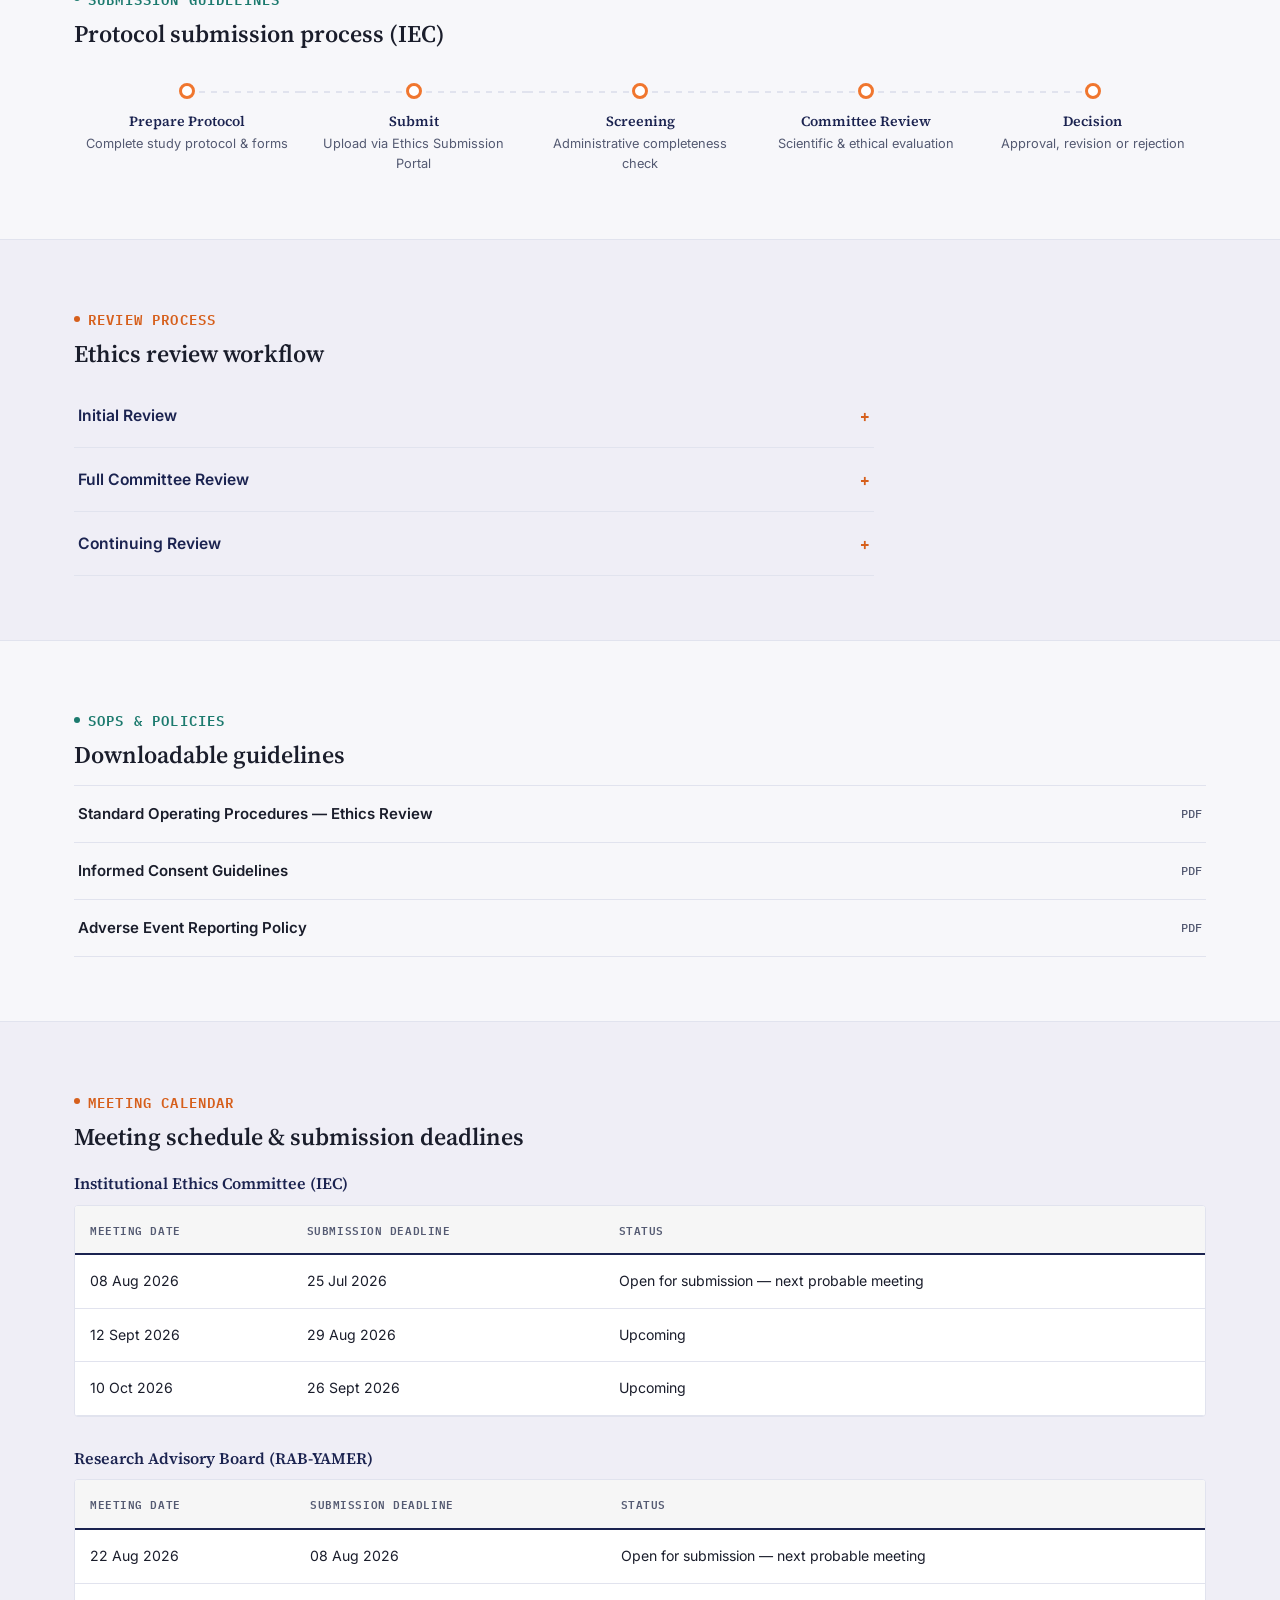
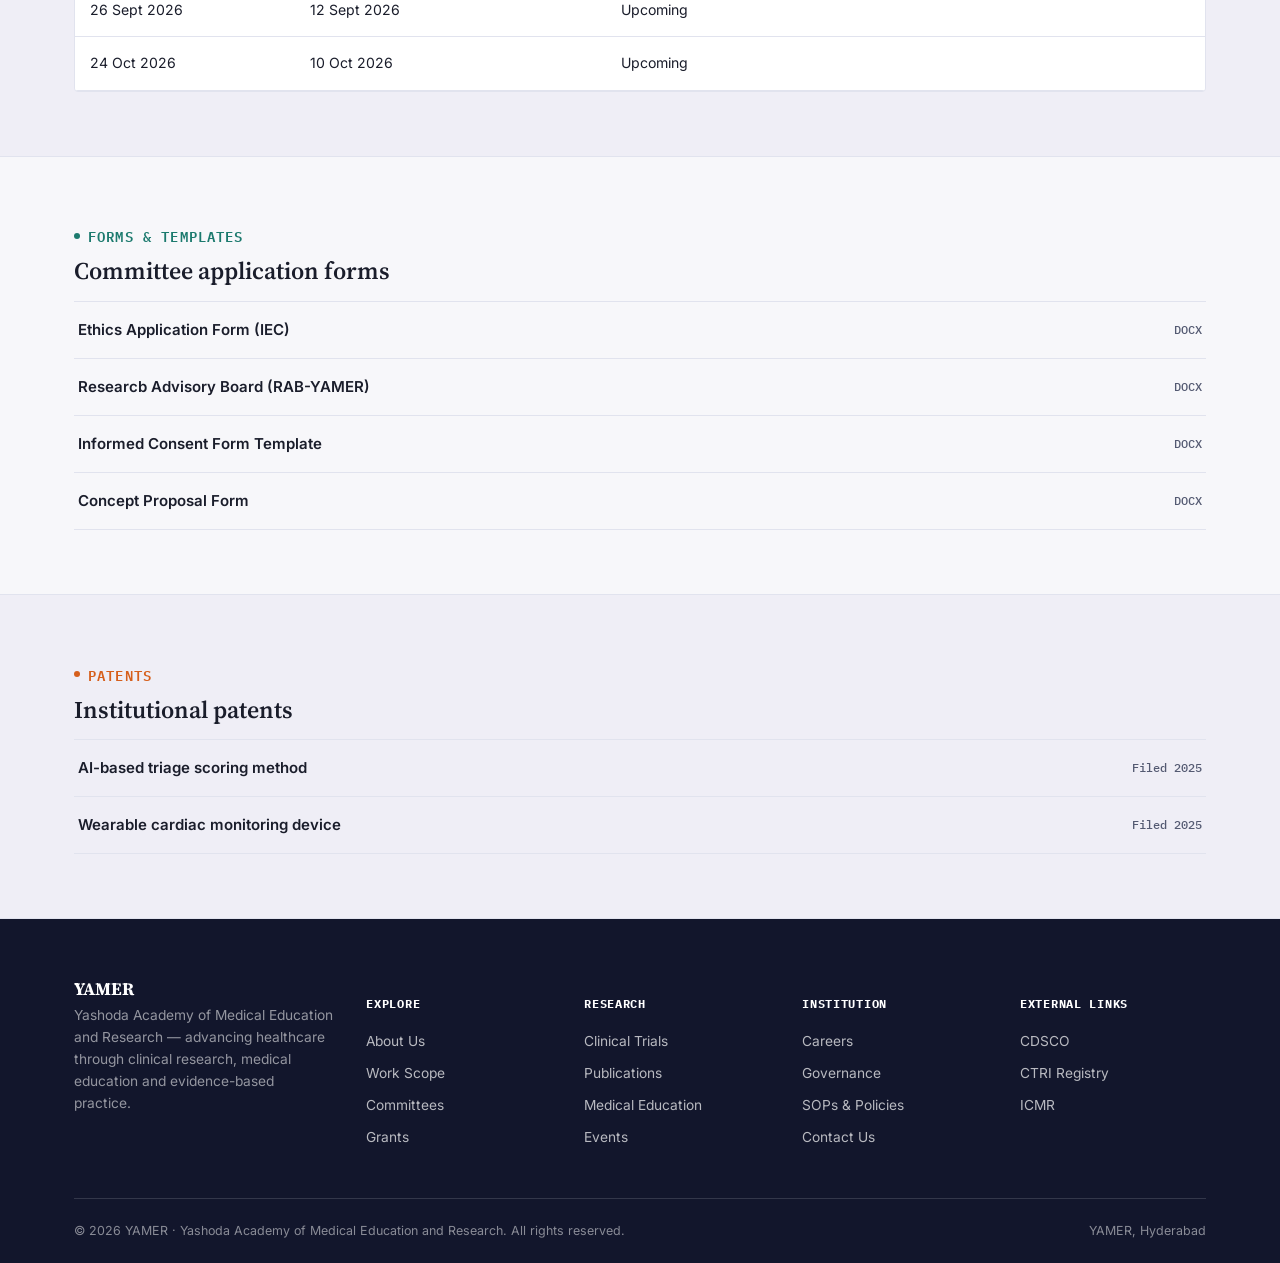
<file: committees.html>
<!DOCTYPE html>
<html lang="en">
<head>
<meta charset="UTF-8">
<meta name="viewport" content="width=device-width, initial-scale=1.0">
<title>Committees — YAMER</title>
<link rel="stylesheet" href="assets/css/style.css">
</head>
<body data-page="committees">

<div id="site-header"></div>

<nav class="breadcrumb">
  <div class="wrap">
    <a href="index.html">Home</a><span class="sep">/</span>
    <a href="work-scope.html">Work Scope</a><span class="sep">/</span>
    <span class="current">Committees</span>
  </div>
</nav>

<section class="page-hero">
  <div class="wrap">
    <span class="hero-eyebrow">Work Scope / Committees</span>
    <h1>Our Committees</h1>
    <p class="lead">YAMER's research activity is overseen by two distinct bodies — the Institutional Ethics Committee and the Research Advisory Board - YAMER, each with its own role and meeting schedule.</p>
  </div>
</section>

<nav class="subnav">
  <div class="wrap">
    <a href="#overview">Overview</a>
    <a href="#iec">Institutional Ethics Committee</a>
    <a href="#RAB-YAMER">RAB - YAMER</a>
    <a href="#roles">Roles &amp; Responsibilities</a>
    <a href="#submission">Submission Guidelines</a>
    <a href="#review">Review Process</a>
    <a href="#sops">SOPs &amp; Policies</a>
    <a href="#calendar">Meeting Calendar</a>
    <a href="#forms">Forms &amp; Templates</a>
    <a href="#patents">Patents</a>
  </div>
</nav>

<!-- OVERVIEW: both committees at a glance -->
<section class="section" id="overview">
  <div class="wrap">
    <span class="eyebrow">Overview</span>
    <h2>Committees and their Mandates</h2>YAMER
    <p style="max-width:75ch;">Every research activity at YAMER passes through — the Institutional Ethics Committee, it reviews the ethics of individual studies, while the  Research Advisory Board sets and reviews overall research strategy and scientific quality.</p>
    <div class="card-grid grid-2" style="margin-top:24px;">
      <div class="card">
        <span class="tag">Committee Name</span>
        <h3>Institutional Ethics Committee (IEC)</h3>
        <p><strong>Role:</strong> Independent ethical and scientific review of every research study involving human participants — protocol approval, informed consent oversight, and participant safety monitoring.</p>
        <div class="callout" style="margin-top:14px;padding:14px 16px;">
          <div>
            <h4 style="font-size:.85rem;">Next scheduled Meeting</h4>
            <p style="margin:0;">08 Aug 2026</p>
          </div>
          <a href="#iec" class="btn btn-sm btn-ghost">Details →</a>
        </div>
      </div>
      <div class="card">
        <span class="tag o">Committee Name</span>
        <h3>Research Advisory Board - (RAB - YAMER)</h3>
        <p><strong>Role:</strong> Institutional oversight of research strategy, scientific quality and prioritisation — reviewing proposals for scientific merit before they proceed to ethics submission.</p>
        <div class="callout" style="margin-top:14px;padding:14px 16px;">
          <div>
            <h4 style="font-size:.85rem;">Next scheduled Meeting</h4>
            <p style="margin:0;">22 Aug 2026</p>
          </div>
          <a href="#RAB-YAMER" class="btn btn-sm btn-ghost">Details →</a>
        </div>
      </div>
    </div>
  </div>
</section>

<!-- INSTITUTIONAL ETHICS COMMITTEE -->
<section class="section section-alt" id="iec">
  <div class="wrap">
    <span class="eyebrow o">Institutional Ethics Committee</span>
    <h2>IEC — name, role &amp; membership</h2>
    <div class="card-grid grid-3" style="margin-top:8px;">
      <div class="card">
        <span class="tag o">Name</span>
        <h3>Institutional Ethics Committee (IEC)</h3>
      </div>
      <div class="card">
        <span class="tag o">Role</span>
        <h3>Ethics &amp; Safety Oversight</h3>
        <p>Reviews and approves every study protocol on ethical grounds, monitors informed consent, and safeguards participant welfare throughout each study.</p>
      </div>
      <div class="card">
        <span class="tag o">Next Probable Meeting</span>
        <h3>08 Aug 2026</h3>
        <p>Submission deadline: 25 Jul 2026</p>
      </div>
    </div>
    <div class="card-grid grid-4" style="margin-top:20px;">
      <div class="card text-center"><div class="quote-avatar" style="margin:0 auto 14px;">CP</div><h3>Chairperson</h3><p></p></div>
      <div class="card text-center"><div class="quote-avatar" style="margin:0 auto 14px;">MS</div><h3>Member Secretary</h3><p></p></div>
      <div class="card text-center"><div class="quote-avatar" style="margin:0 auto 14px;">M</div><h3>Clinical Member</h3><p></p></div>
      <div class="card text-center"><div class="quote-avatar" style="margin:0 auto 14px;">M</div><h3>Member</h3><p></p></div>
      <div class="card text-center"><div class="quote-avatar" style="margin:0 auto 14px;">M</div><h3>Member</h3><p></p></div>
      <div class="card text-center"><div class="quote-avatar" style="margin:0 auto 14px;">M</div><h3>Member</h3><p></p></div>
      <div class="card text-center"><div class="quote-avatar" style="margin:0 auto 14px;">M</div><h3>Member</h3><p></p></div>
      <div class="card text-center"><div class="quote-avatar" style="margin:0 auto 14px;">M</div><h3>Member</h3><p></p></div>
      <div class="card text-center"><div class="quote-avatar" style="margin:0 auto 14px;">M</div><h3>Member</h3><p></p></div>
      <div class="card text-center"><div class="quote-avatar" style="margin:0 auto 14px;">M</div><h3>Member</h3><p></p></div>
      <div class="card text-center"><div class="quote-avatar" style="margin:0 auto 14px;">M</div><h3>Joint Secratery</h3><p></p></div>
    </div>
    <p class="small" style="margin-top:14px;">Full IEC roster to be added once confirmed.</p>
  </div>
</section>

<!-- RAB-YAMER -->
<section class="section" id="RAB-YAMER">
  <div class="wrap">
    <span class="eyebrow">Research Advisory Board (RAB - YAMER)</span>
    <!-- <h2>RAB - YAMER — name, role &amp; membership</h2> -->
    <div class="card-grid grid-3" style="margin-top:8px;">
      <div class="card">
        <span class="tag">Name</span>
        <h3>Research Advisory Board (RAB - YAMER)</h3>
      </div>
      <div class="card">
        <span class="tag">Role</span>
        <h3>Scientific Strategy &amp; Quality</h3>
        <p>Sets institutional research priorities, reviews scientific merit and feasibility of proposals, and oversees overall research quality.</p>
      </div>
      <div class="card">
        <span class="tag">Next Probable Meeting</span>
        <h3>22 Aug 2026</h3>
        <p>Submission deadline: 08 Aug 2026</p>
      </div>
    </div>
    <div class="card-grid grid-4" style="margin-top:20px;">
      <div class="card text-center"><div class="quote-avatar" style="margin:0 auto 14px;">C</div><h3>Chairperson</h3><p></p></div>
      <div class="card text-center"><div class="quote-avatar" style="margin:0 auto 14px;">MS</div><h3>Member Secretary</h3><p></p></div>
      <div class="card text-center"><div class="quote-avatar" style="margin:0 auto 14px;">M</div><h3>Scientific Member</h3><p></p></div>
      <div class="card text-center"><div class="quote-avatar" style="margin:0 auto 14px;">M</div><h3>External Expert</h3><p></p></div>
    </div>
    <p class="small" style="margin-top:14px;">Full RAB - YAMER roster to be added once confirmed.</p>
  </div>
</section>

<section class="section section-alt" id="roles">
  <div class="wrap">
    <span class="eyebrow o">Roles &amp; Responsibilities</span>
    <h2>What each committee oversees</h2>
    <div class="card-grid grid-3" style="margin-top:20px;">
      <div class="card"><h3>Protocol Review</h3><p>IEC: scientific and ethical assessment of every submitted study.</p></div>
      <div class="card"><h3>Participant Safety</h3><p>IEC: ongoing monitoring of participant welfare and informed consent.</p></div>
      <div class="card"><h3>Research Strategy</h3><p>#RAB-YAMER: prioritisation and scientific quality of the institutional research portfolio.</p></div>
    </div>
  </div>
</section>

<section class="section" id="submission">
  <div class="wrap">
    <span class="eyebrow">Submission Guidelines</span>
    <h2>Protocol submission process (IEC)</h2>
    <div class="pipeline" style="margin-top:36px;">
      <div class="pipeline-step"><div class="node"></div><h4>Prepare Protocol</h4><p>Complete study protocol &amp; forms</p></div>
      <div class="pipeline-step"><div class="node"></div><h4>Submit</h4><p>Upload via Ethics Submission Portal</p></div>
      <div class="pipeline-step"><div class="node"></div><h4>Screening</h4><p>Administrative completeness check</p></div>
      <div class="pipeline-step"><div class="node"></div><h4>Committee Review</h4><p>Scientific &amp; ethical evaluation</p></div>
      <div class="pipeline-step"><div class="node"></div><h4>Decision</h4><p>Approval, revision or rejection</p></div>
    </div>
  </div>
</section>

<section class="section section-alt" id="review">
  <div class="wrap">
    <span class="eyebrow o">Review Process</span>
    <h2>Ethics review workflow</h2>
    <div class="accordion" style="margin-top:16px;max-width:80ch;">
      <div class="accordion-item">
        <button>Initial Review<span class="plus">+</span></button>
        <div class="accordion-panel"><p>Submitted protocols undergo an administrative completeness check before being scheduled for committee review.</p></div>
      </div>
      <div class="accordion-item">
        <button>Full Committee Review<span class="plus">+</span></button>
        <div class="accordion-panel"><p>The full committee evaluates scientific merit, risk-benefit balance, and informed consent procedures.</p></div>
      </div>
      <div class="accordion-item">
        <button>Continuing Review<span class="plus">+</span></button>
        <div class="accordion-panel"><p>Approved studies are subject to periodic continuing review until study closure.</p></div>
      </div>
    </div>
  </div>
</section>

<section class="section" id="sops">
  <div class="wrap">
    <span class="eyebrow">SOPs &amp; Policies</span>
    <h2>Downloadable guidelines</h2>
    <ul class="list-links" style="margin-top:16px;">
      <li><a href="#"><span>Standard Operating Procedures — Ethics Review</span><span class="meta">PDF</span></a></li>
      <li><a href="#"><span>Informed Consent Guidelines</span><span class="meta">PDF</span></a></li>
      <li><a href="#"><span>Adverse Event Reporting Policy</span><span class="meta">PDF</span></a></li>
    </ul>
  </div>
</section>

<!-- MEETING CALENDAR: both committees, separately -->
<section class="section section-alt" id="calendar">
  <div class="wrap">
    <span class="eyebrow o">Meeting Calendar</span>
    <h2>Meeting schedule &amp; submission deadlines</h2>

    <h3 style="margin-top:24px;font-size:1rem;color:var(--navy);">Institutional Ethics Committee (IEC)</h3>
    <div class="table-scroll" style="margin-top:12px;">
      <table class="data-table">
        <thead><tr><th>Meeting Date</th><th>Submission Deadline</th><th>Status</th></tr></thead>
        <tbody>
          <tr><td>08 Aug 2026</td><td>25 Jul 2026</td><td>Open for submission — next probable meeting</td></tr>
          <tr><td>12 Sept 2026</td><td>29 Aug 2026</td><td>Upcoming</td></tr>
          <tr><td>10 Oct 2026</td><td>26 Sept 2026</td><td>Upcoming</td></tr>
        </tbody>
      </table>
    </div>

    <h3 style="margin-top:32px;font-size:1rem;color:var(--navy);">Research Advisory Board (RAB-YAMER)</h3>
    <div class="table-scroll" style="margin-top:12px;">
      <table class="data-table">
        <thead><tr><th>Meeting Date</th><th>Submission Deadline</th><th>Status</th></tr></thead>
        <tbody>
          <tr><td>22 Aug 2026</td><td>08 Aug 2026</td><td>Open for submission — next probable meeting</td></tr>
          <tr><td>26 Sept 2026</td><td>12 Sept 2026</td><td>Upcoming</td></tr>
          <tr><td>24 Oct 2026</td><td>10 Oct 2026</td><td>Upcoming</td></tr>
        </tbody>
      </table>
    </div>
  </div>
</section>

<section class="section" id="forms">
  <div class="wrap">
    <span class="eyebrow">Forms &amp; Templates</span>
    <h2>Committee application forms</h2>
    <ul class="list-links" style="margin-top:16px;">
      <li><a href="#"><span>Ethics Application Form (IEC)</span><span class="meta">DOCX</span></a></li>
      <li><a href="#"><span>Researcb Advisory Board (RAB-YAMER)</span><span class="meta">DOCX</span></a></li>
      <li><a href="#"><span>Informed Consent Form Template</span><span class="meta">DOCX</span></a></li>
      <li><a href="#"><span>Concept Proposal Form</span><span class="meta">DOCX</span></a></li>
    </ul>
  </div>
</section>

<section class="section section-alt" id="patents">
  <div class="wrap">
    <span class="eyebrow o">Patents</span>
    <h2>Institutional patents</h2>
    <ul class="list-links" style="margin-top:16px;">
      <li><a href="#"><span>AI-based triage scoring method</span><span class="meta">Filed 2025</span></a></li>
      <li><a href="#"><span>Wearable cardiac monitoring device</span><span class="meta">Filed 2025</span></a></li>
    </ul>
  </div>
</section>

<div id="site-footer"></div>
<script src="assets/js/main.js"></script>
</body>
</html>
</file>
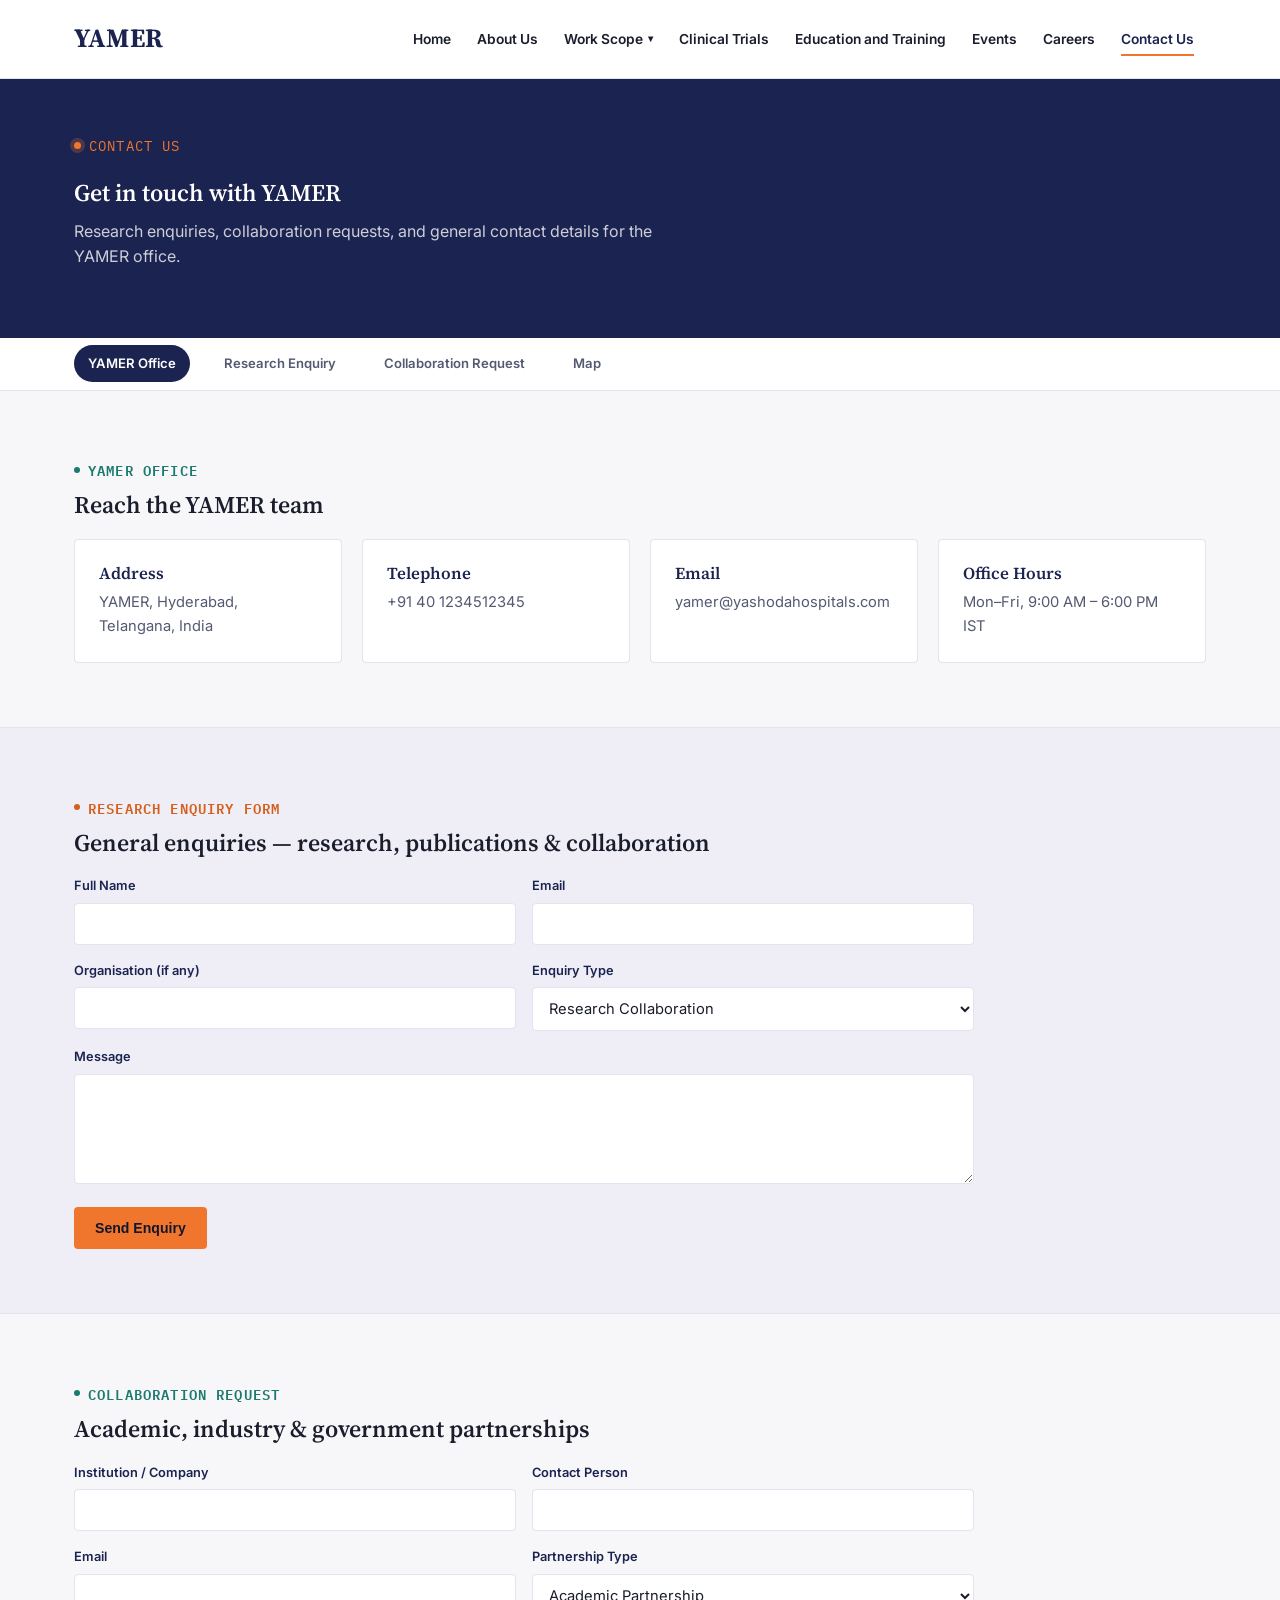
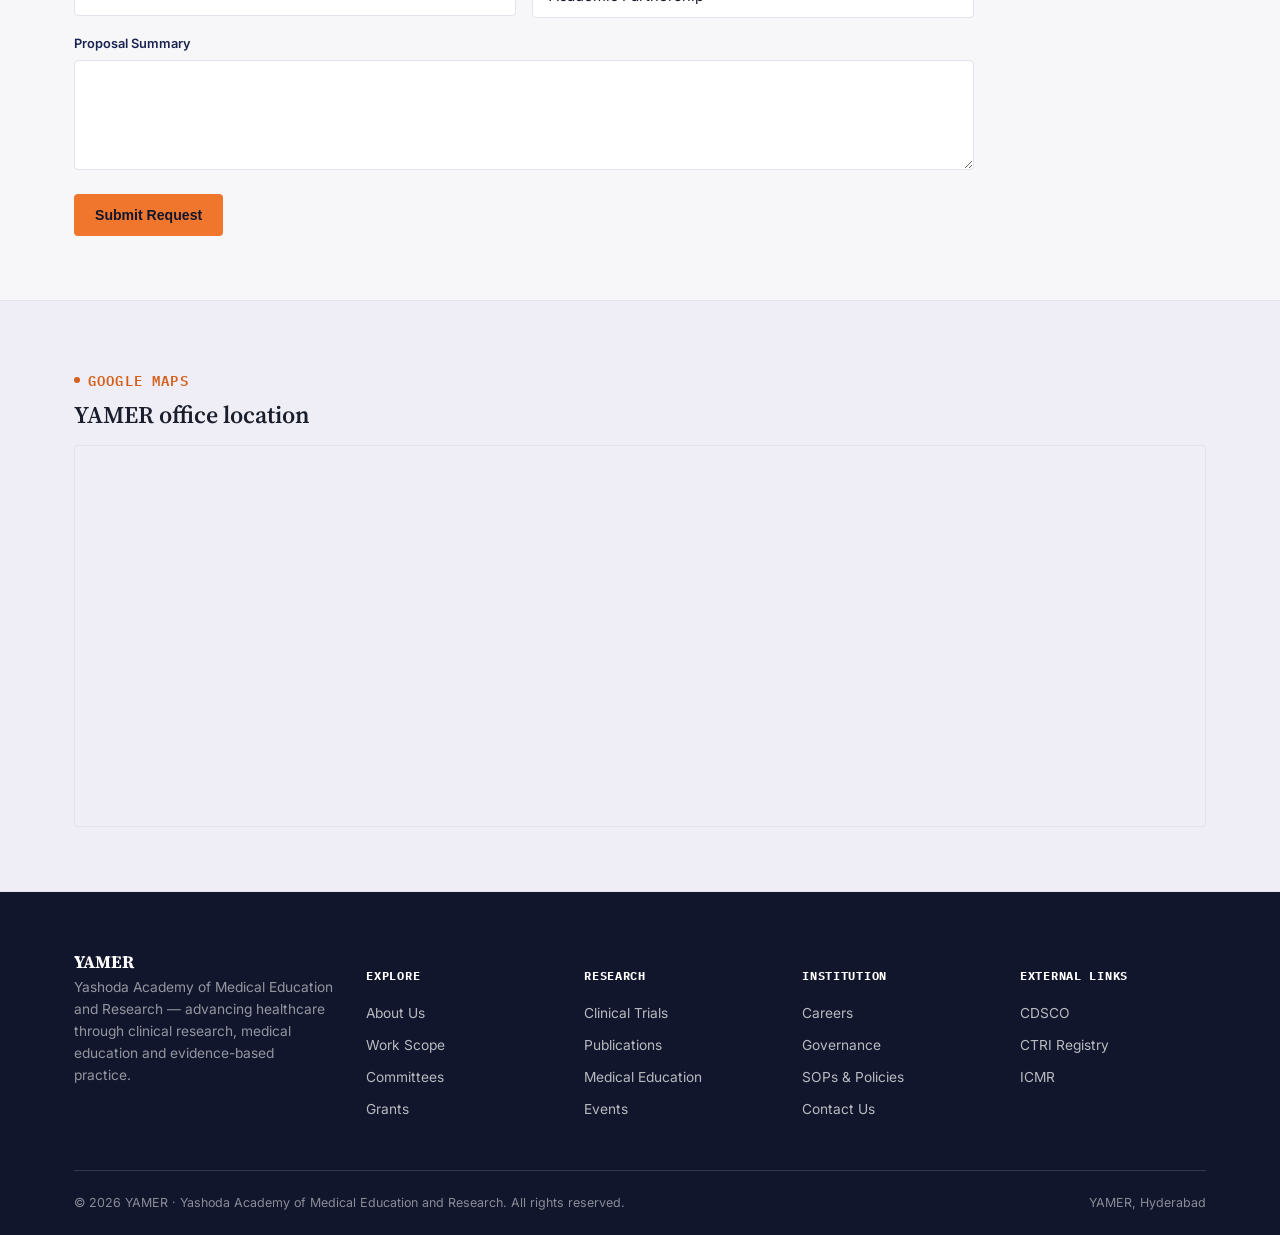
<file: contact.html>
<!DOCTYPE html>
<html lang="en">
<head>
<meta charset="UTF-8">
<meta name="viewport" content="width=device-width, initial-scale=1.0">
<title>Contact Us — YAMER</title>
<link rel="stylesheet" href="assets/css/style.css">
</head>
<body data-page="contact">

<div id="site-header"></div>

<section class="page-hero">
  <div class="wrap">
    <span class="hero-eyebrow">Contact Us</span>
    <h1>Get in touch with YAMER</h1>
    <p class="lead">Research enquiries, collaboration requests, and general contact details for the YAMER office.</p>
  </div>
</section>

<nav class="subnav">
  <div class="wrap">
    <a href="#office">YAMER Office</a>
    <a href="#enquiry">Research Enquiry</a>
    <a href="#collaboration">Collaboration Request</a>
    <a href="#map">Map</a>
  </div>
</nav>

<section class="section" id="office">
  <div class="wrap">
    <span class="eyebrow">YAMER Office</span>
    <h2>Reach the YAMER team</h2>
    <div class="card-grid grid-4" style="margin-top:20px;">
      <div class="card"><h3>Address</h3><p>YAMER, Hyderabad, Telangana, India</p></div>
      <div class="card"><h3>Telephone</h3><p>+91 40 1234512345</p></div>
      <div class="card"><h3>Email</h3><p>yamer@yashodahospitals.com</p></div>
      <div class="card"><h3>Office Hours</h3><p>Mon–Fri, 9:00 AM – 6:00 PM IST</p></div>
    </div>
  </div>
</section>

<section class="section section-alt" id="enquiry">
  <div class="wrap">
    <span class="eyebrow o">Research Enquiry Form</span>
    <h2>General enquiries — research, publications &amp; collaboration</h2>
    <form class="form-grid" style="margin-top:20px;max-width:900px;" onsubmit="event.preventDefault(); alert('This is a prototype form — connect it to your email or CRM system to go live.');">
      <div class="field"><label for="e-name">Full Name</label><input id="e-name" type="text" required></div>
      <div class="field"><label for="e-email">Email</label><input id="e-email" type="email" required></div>
      <div class="field"><label for="e-org">Organisation (if any)</label><input id="e-org" type="text"></div>
      <div class="field"><label for="e-topic">Enquiry Type</label>
        <select id="e-topic">
          <option>Research Collaboration</option>
          <option>Publication Enquiry</option>
          <option>Clinical Trial Information</option>
          <option>General Enquiry</option>
        </select>
      </div>
      <div class="field full"><label for="e-msg">Message</label><textarea id="e-msg" required></textarea></div>
      <div class="full"><button type="submit" class="btn btn-primary">Send Enquiry</button></div>
    </form>
  </div>
</section>

<section class="section" id="collaboration">
  <div class="wrap">
    <span class="eyebrow">Collaboration Request</span>
    <h2>Academic, industry &amp; government partnerships</h2>
    <form class="form-grid" style="margin-top:20px;max-width:900px;" onsubmit="event.preventDefault(); alert('This is a prototype form — connect it to your email or CRM system to go live.');">
      <div class="field"><label for="p-org">Institution / Company</label><input id="p-org" type="text" required></div>
      <div class="field"><label for="p-contact">Contact Person</label><input id="p-contact" type="text" required></div>
      <div class="field"><label for="p-email">Email</label><input id="p-email" type="email" required></div>
      <div class="field"><label for="p-type">Partnership Type</label>
        <select id="p-type">
          <option>Academic Partnership</option>
          <option>Industry Collaboration</option>
          <option>Government Collaboration</option>
          <option>International Collaboration</option>
        </select>
      </div>
      <div class="field full"><label for="p-msg">Proposal Summary</label><textarea id="p-msg" required></textarea></div>
      <div class="full"><button type="submit" class="btn btn-primary">Submit Request</button></div>
    </form>
  </div>
</section>

<section class="section section-alt" id="map">
  <div class="wrap">
    <span class="eyebrow o">Google Maps</span>
    <h2>YAMER office location</h2>
    <div style="border:1px solid var(--line);border-radius:var(--radius);overflow:hidden;margin-top:16px;">
      <iframe title="YAMER Office Location" src="https://www.google.com/maps?q=Yashoda%20Hospitals%20Hyderabad&output=embed" width="100%" height="380" style="border:0;display:block;" loading="lazy" referrerpolicy="no-referrer-when-downgrade"></iframe>
    </div>
  </div>
</section>

<div id="site-footer"></div>
<script src="assets/js/main.js"></script>
</body>
</html>
</file>
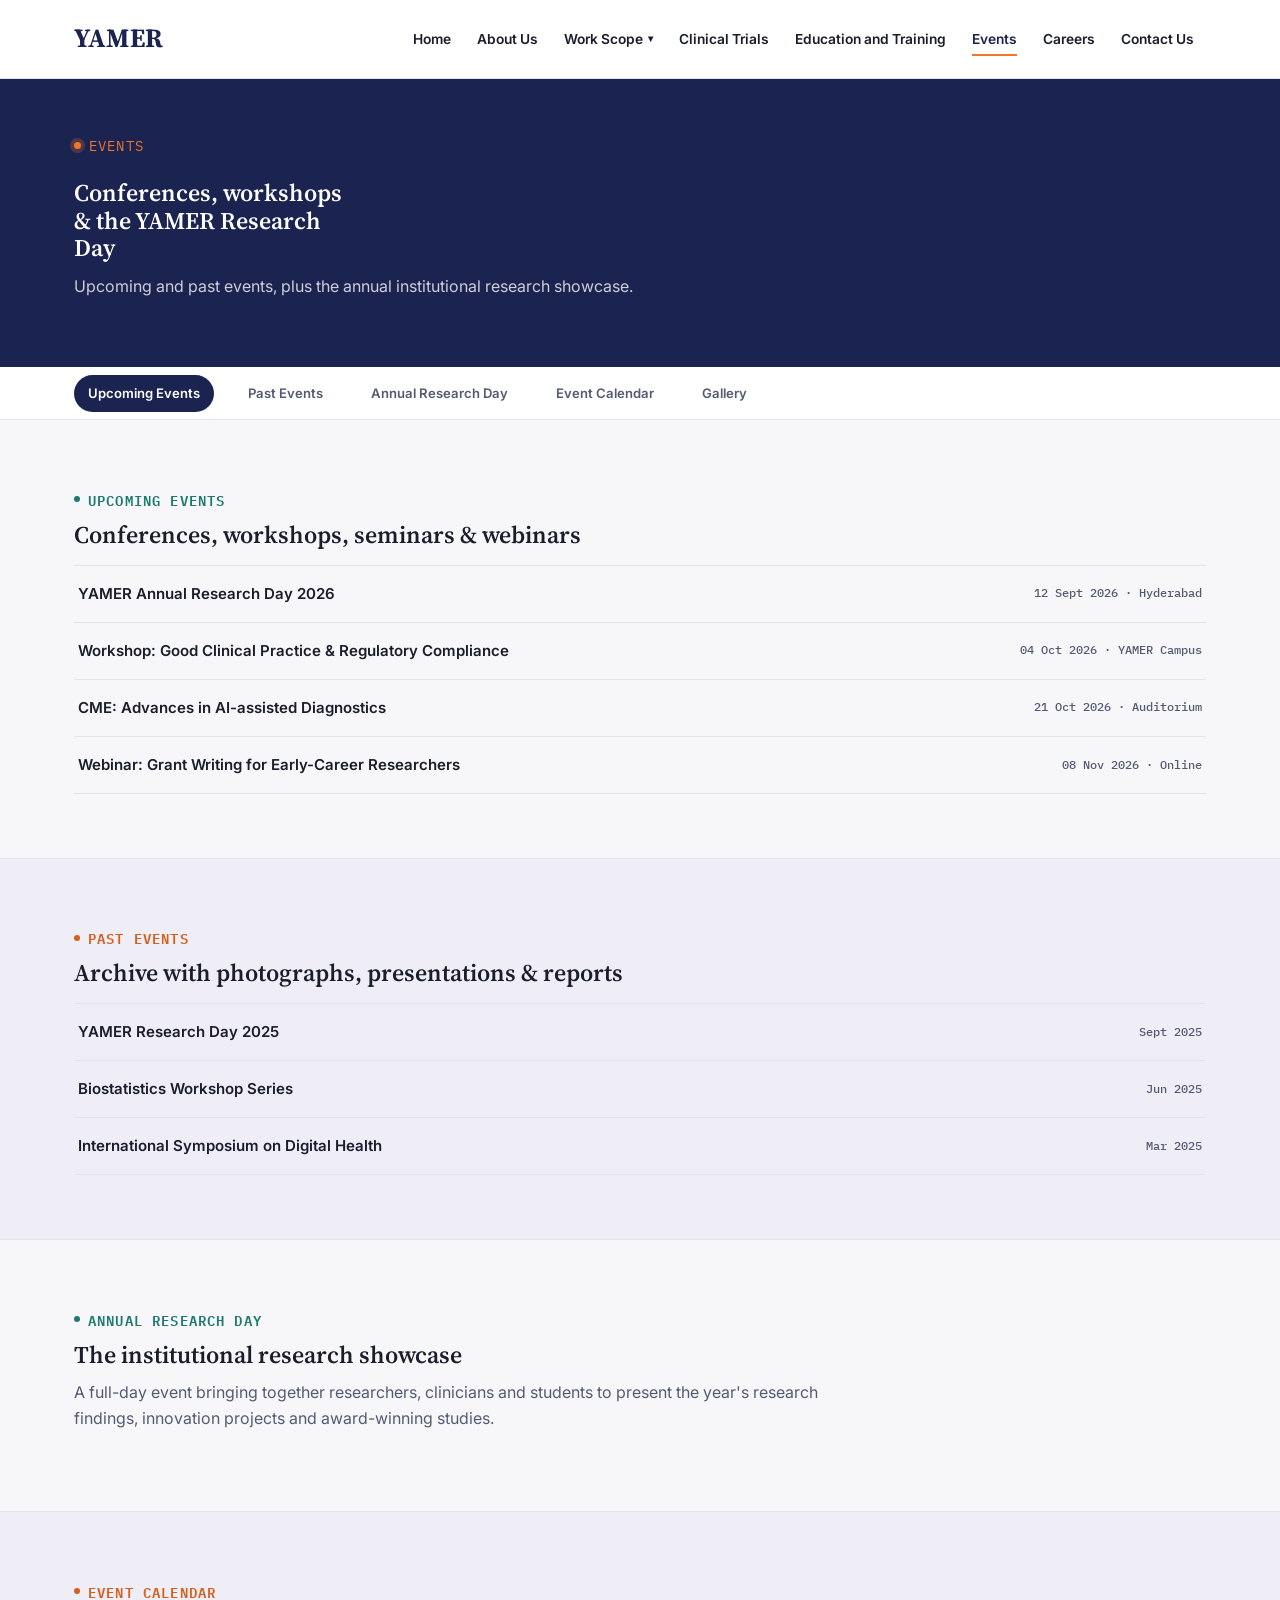
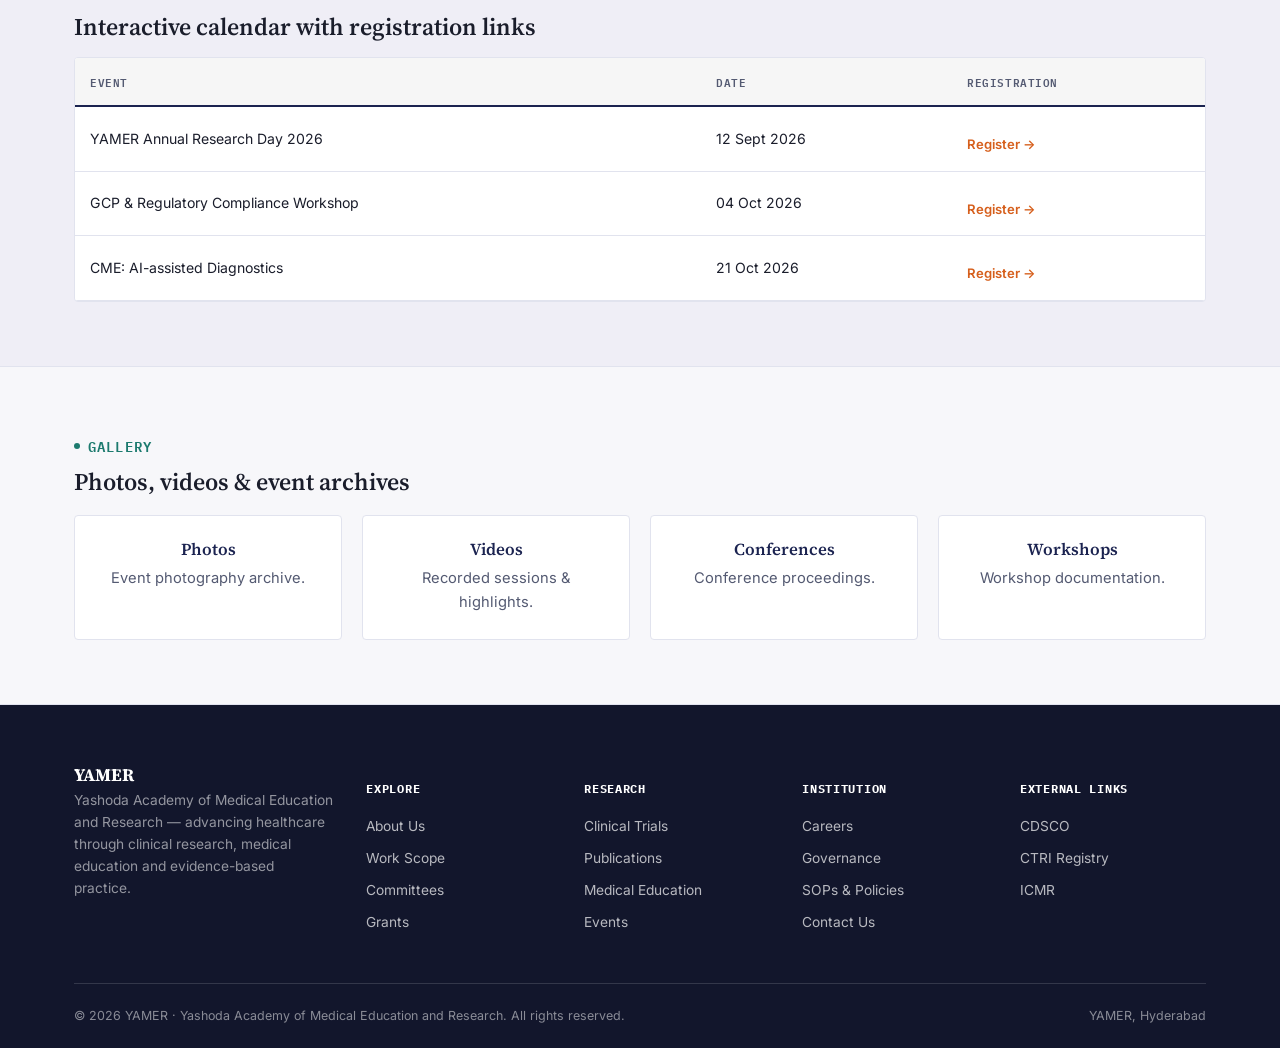
<file: events.html>
<!DOCTYPE html>
<html lang="en">
<head>
<meta charset="UTF-8">
<meta name="viewport" content="width=device-width, initial-scale=1.0">
<title>Events — YAMER</title>
<link rel="stylesheet" href="assets/css/style.css">
</head>
<body data-page="events">

<div id="site-header"></div>

<section class="page-hero">
  <div class="wrap">
    <span class="hero-eyebrow">Events</span>
    <h1>Conferences, workshops &amp; the YAMER Research Day</h1>
    <p class="lead">Upcoming and past events, plus the annual institutional research showcase.</p>
  </div>
</section>

<nav class="subnav">
  <div class="wrap">
    <a href="#upcoming">Upcoming Events</a>
    <a href="#past">Past Events</a>
    <a href="#research-day">Annual Research Day</a>
    <a href="#calendar">Event Calendar</a>
    <a href="#gallery">Gallery</a>
  </div>
</nav>

<section class="section" id="upcoming">
  <div class="wrap">
    <span class="eyebrow">Upcoming Events</span>
    <h2>Conferences, workshops, seminars &amp; webinars</h2>
    <ul class="list-links" style="margin-top:16px;">
      <li><a href="#"><span>YAMER Annual Research Day 2026</span><span class="meta">12 Sept 2026 · Hyderabad</span></a></li>
      <li><a href="#"><span>Workshop: Good Clinical Practice &amp; Regulatory Compliance</span><span class="meta">04 Oct 2026 · YAMER Campus</span></a></li>
      <li><a href="#"><span>CME: Advances in AI-assisted Diagnostics</span><span class="meta">21 Oct 2026 · Auditorium</span></a></li>
      <li><a href="#"><span>Webinar: Grant Writing for Early-Career Researchers</span><span class="meta">08 Nov 2026 · Online</span></a></li>
    </ul>
  </div>
</section>

<section class="section section-alt" id="past">
  <div class="wrap">
    <span class="eyebrow o">Past Events</span>
    <h2>Archive with photographs, presentations &amp; reports</h2>
    <ul class="list-links" style="margin-top:16px;">
      <li><a href="#"><span>YAMER Research Day 2025</span><span class="meta">Sept 2025</span></a></li>
      <li><a href="#"><span>Biostatistics Workshop Series</span><span class="meta">Jun 2025</span></a></li>
      <li><a href="#"><span>International Symposium on Digital Health</span><span class="meta">Mar 2025</span></a></li>
    </ul>
  </div>
</section>

<section class="section" id="research-day">
  <div class="wrap">
    <span class="eyebrow">Annual Research Day</span>
    <h2>The institutional research showcase</h2>
    <p style="max-width:75ch;">A full-day event bringing together researchers, clinicians and students to present the year's research findings, innovation projects and award-winning studies.</p>
  </div>
</section>

<section class="section section-alt" id="calendar">
  <div class="wrap">
    <span class="eyebrow o">Event Calendar</span>
    <h2>Interactive calendar with registration links</h2>
    <div class="table-scroll" style="margin-top:16px;">
      <table class="data-table">
        <thead><tr><th>Event</th><th>Date</th><th>Registration</th></tr></thead>
        <tbody>
          <tr><td>YAMER Annual Research Day 2026</td><td>12 Sept 2026</td><td><a href="#" class="card-link">Register →</a></td></tr>
          <tr><td>GCP &amp; Regulatory Compliance Workshop</td><td>04 Oct 2026</td><td><a href="#" class="card-link">Register →</a></td></tr>
          <tr><td>CME: AI-assisted Diagnostics</td><td>21 Oct 2026</td><td><a href="#" class="card-link">Register →</a></td></tr>
        </tbody>
      </table>
    </div>
  </div>
</section>

<section class="section" id="gallery">
  <div class="wrap">
    <span class="eyebrow">Gallery</span>
    <h2>Photos, videos &amp; event archives</h2>
    <div class="card-grid grid-4" style="margin-top:20px;">
      <div class="card text-center"><h3>Photos</h3><p>Event photography archive.</p></div>
      <div class="card text-center"><h3>Videos</h3><p>Recorded sessions &amp; highlights.</p></div>
      <div class="card text-center"><h3>Conferences</h3><p>Conference proceedings.</p></div>
      <div class="card text-center"><h3>Workshops</h3><p>Workshop documentation.</p></div>
    </div>
  </div>
</section>

<div id="site-footer"></div>
<script src="assets/js/main.js"></script>
</body>
</html>
</file>
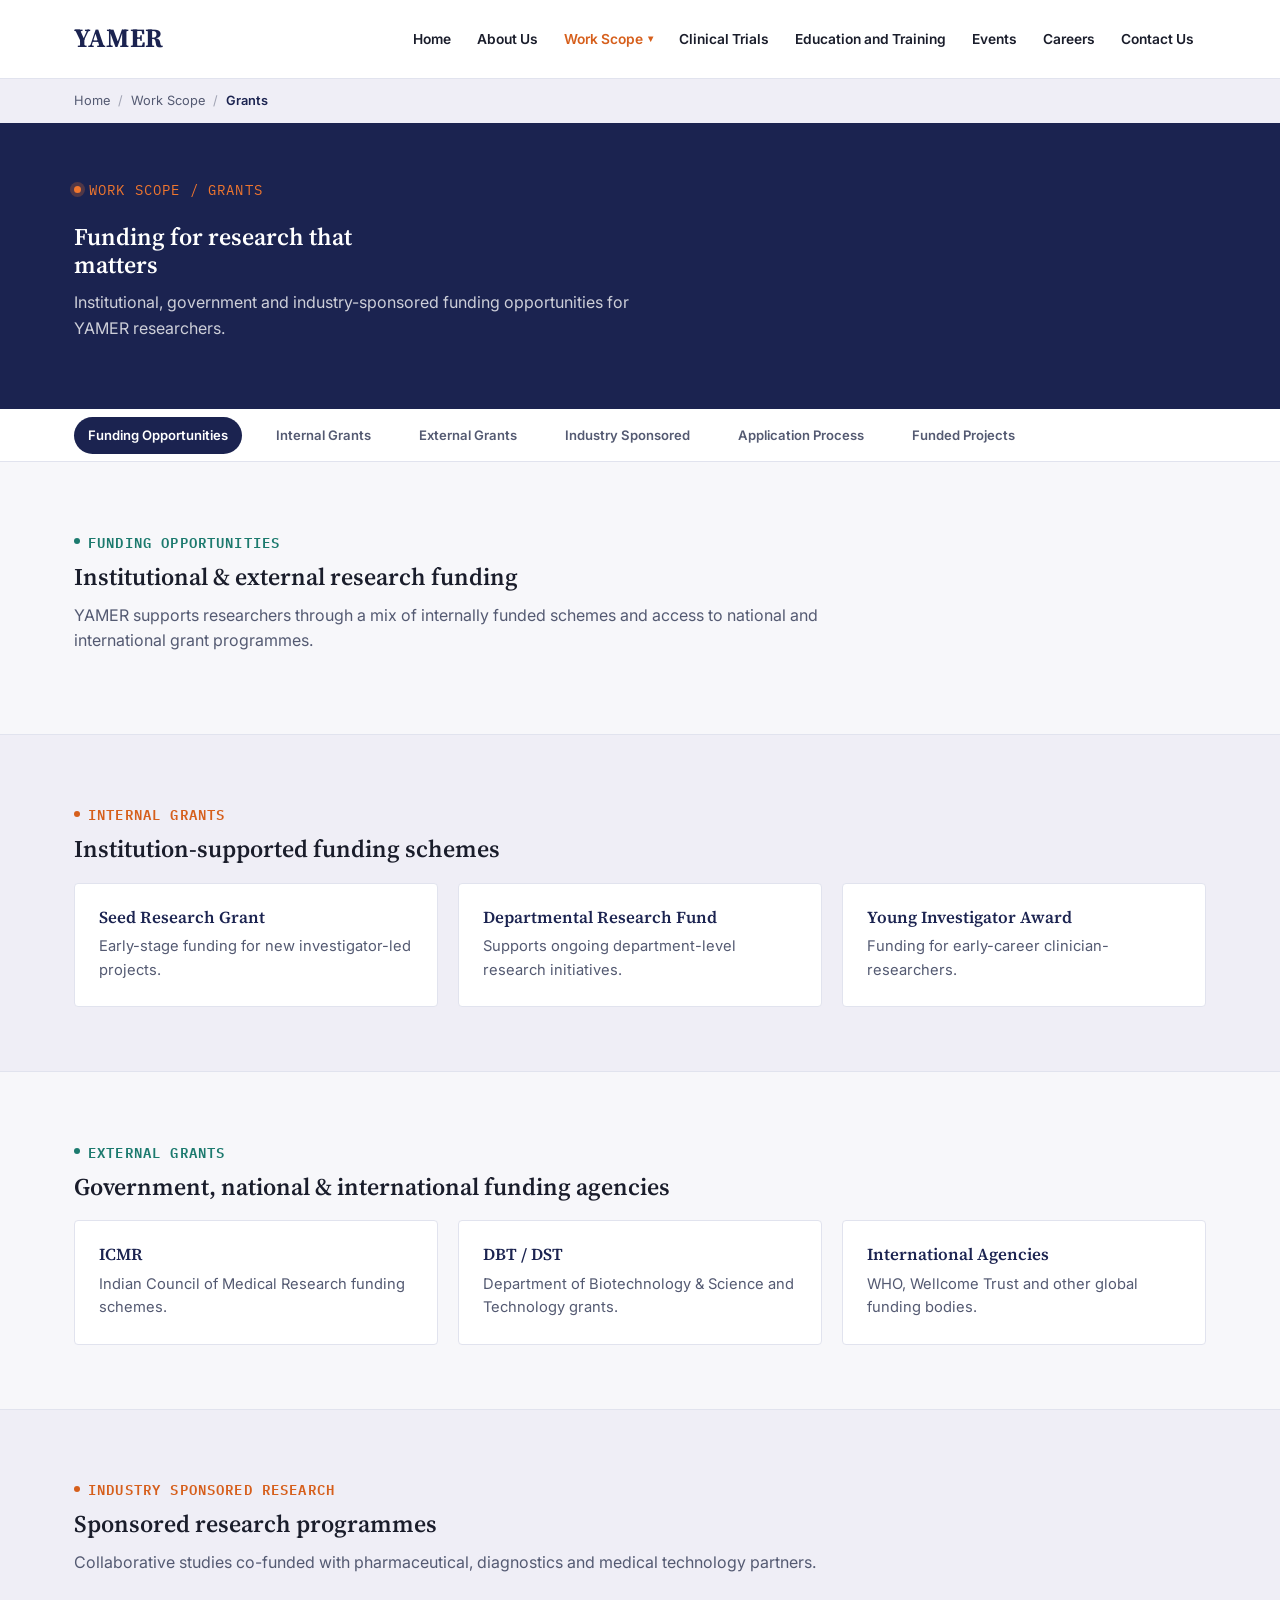
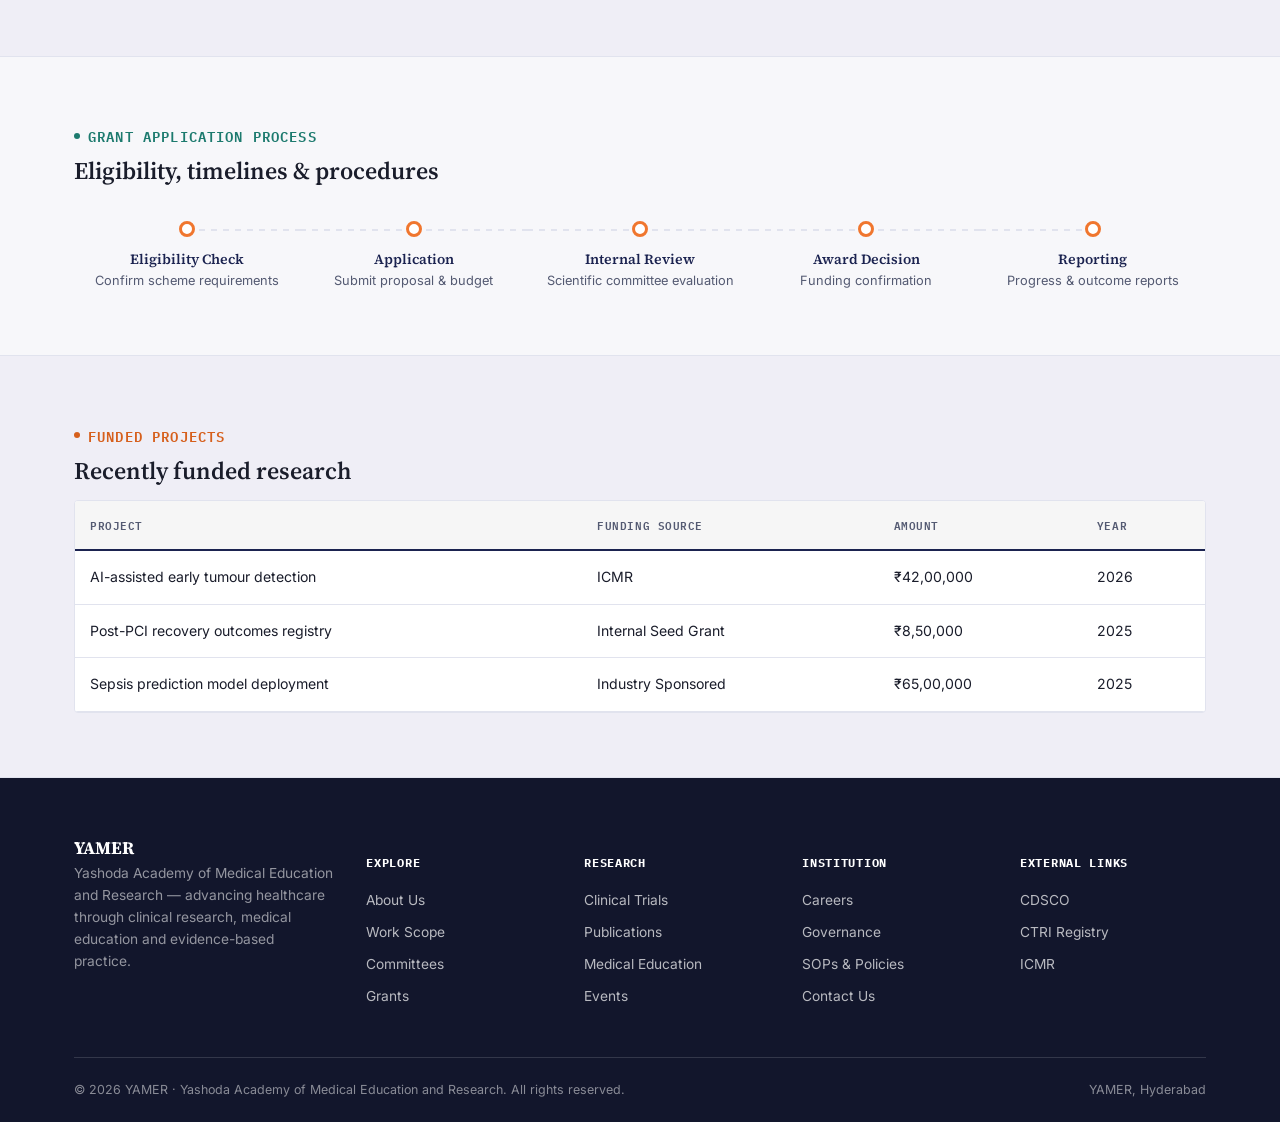
<file: grants.html>
<!DOCTYPE html>
<html lang="en">
<head>
<meta charset="UTF-8">
<meta name="viewport" content="width=device-width, initial-scale=1.0">
<title>Grants — YAMER</title>
<link rel="stylesheet" href="assets/css/style.css">
</head>
<body data-page="grants">

<div id="site-header"></div>

<nav class="breadcrumb">
  <div class="wrap">
    <a href="index.html">Home</a><span class="sep">/</span>
    <a href="work-scope.html">Work Scope</a><span class="sep">/</span>
    <span class="current">Grants</span>
  </div>
</nav>

<section class="page-hero">
  <div class="wrap">
    <span class="hero-eyebrow">Work Scope / Grants</span>
    <h1>Funding for research that matters</h1>
    <p class="lead">Institutional, government and industry-sponsored funding opportunities for YAMER researchers.</p>
  </div>
</section>

<nav class="subnav">
  <div class="wrap">
    <a href="#opportunities">Funding Opportunities</a>
    <a href="#internal">Internal Grants</a>
    <a href="#external">External Grants</a>
    <a href="#industry">Industry Sponsored</a>
    <a href="#process">Application Process</a>
    <a href="#funded">Funded Projects</a>
  </div>
</nav>

<section class="section" id="opportunities">
  <div class="wrap">
    <span class="eyebrow">Funding Opportunities</span>
    <h2>Institutional &amp; external research funding</h2>
    <p style="max-width:75ch;">YAMER supports researchers through a mix of internally funded schemes and access to national and international grant programmes.</p>
  </div>
</section>

<section class="section section-alt" id="internal">
  <div class="wrap">
    <span class="eyebrow o">Internal Grants</span>
    <h2>Institution-supported funding schemes</h2>
    <div class="card-grid grid-3" style="margin-top:20px;">
      <div class="card"><h3>Seed Research Grant</h3><p>Early-stage funding for new investigator-led projects.</p></div>
      <div class="card"><h3>Departmental Research Fund</h3><p>Supports ongoing department-level research initiatives.</p></div>
      <div class="card"><h3>Young Investigator Award</h3><p>Funding for early-career clinician-researchers.</p></div>
    </div>
  </div>
</section>

<section class="section" id="external">
  <div class="wrap">
    <span class="eyebrow">External Grants</span>
    <h2>Government, national &amp; international funding agencies</h2>
    <div class="card-grid grid-3" style="margin-top:20px;">
      <div class="card"><h3>ICMR</h3><p>Indian Council of Medical Research funding schemes.</p></div>
      <div class="card"><h3>DBT / DST</h3><p>Department of Biotechnology &amp; Science and Technology grants.</p></div>
      <div class="card"><h3>International Agencies</h3><p>WHO, Wellcome Trust and other global funding bodies.</p></div>
    </div>
  </div>
</section>

<section class="section section-alt" id="industry">
  <div class="wrap">
    <span class="eyebrow o">Industry Sponsored Research</span>
    <h2>Sponsored research programmes</h2>
    <p style="max-width:75ch;">Collaborative studies co-funded with pharmaceutical, diagnostics and medical technology partners.</p>
  </div>
</section>

<section class="section" id="process">
  <div class="wrap">
    <span class="eyebrow">Grant Application Process</span>
    <h2>Eligibility, timelines &amp; procedures</h2>
    <div class="pipeline" style="margin-top:36px;">
      <div class="pipeline-step"><div class="node"></div><h4>Eligibility Check</h4><p>Confirm scheme requirements</p></div>
      <div class="pipeline-step"><div class="node"></div><h4>Application</h4><p>Submit proposal &amp; budget</p></div>
      <div class="pipeline-step"><div class="node"></div><h4>Internal Review</h4><p>Scientific committee evaluation</p></div>
      <div class="pipeline-step"><div class="node"></div><h4>Award Decision</h4><p>Funding confirmation</p></div>
      <div class="pipeline-step"><div class="node"></div><h4>Reporting</h4><p>Progress &amp; outcome reports</p></div>
    </div>
  </div>
</section>

<section class="section section-alt" id="funded">
  <div class="wrap">
    <span class="eyebrow o">Funded Projects</span>
    <h2>Recently funded research</h2>
    <div class="table-scroll" style="margin-top:16px;">
      <table class="data-table">
        <thead><tr><th>Project</th><th>Funding Source</th><th>Amount</th><th>Year</th></tr></thead>
        <tbody>
          <tr><td>AI-assisted early tumour detection</td><td>ICMR</td><td>₹42,00,000</td><td>2026</td></tr>
          <tr><td>Post-PCI recovery outcomes registry</td><td>Internal Seed Grant</td><td>₹8,50,000</td><td>2025</td></tr>
          <tr><td>Sepsis prediction model deployment</td><td>Industry Sponsored</td><td>₹65,00,000</td><td>2025</td></tr>
        </tbody>
      </table>
    </div>
  </div>
</section>

<div id="site-footer"></div>
<script src="assets/js/main.js"></script>
</body>
</html>
</file>
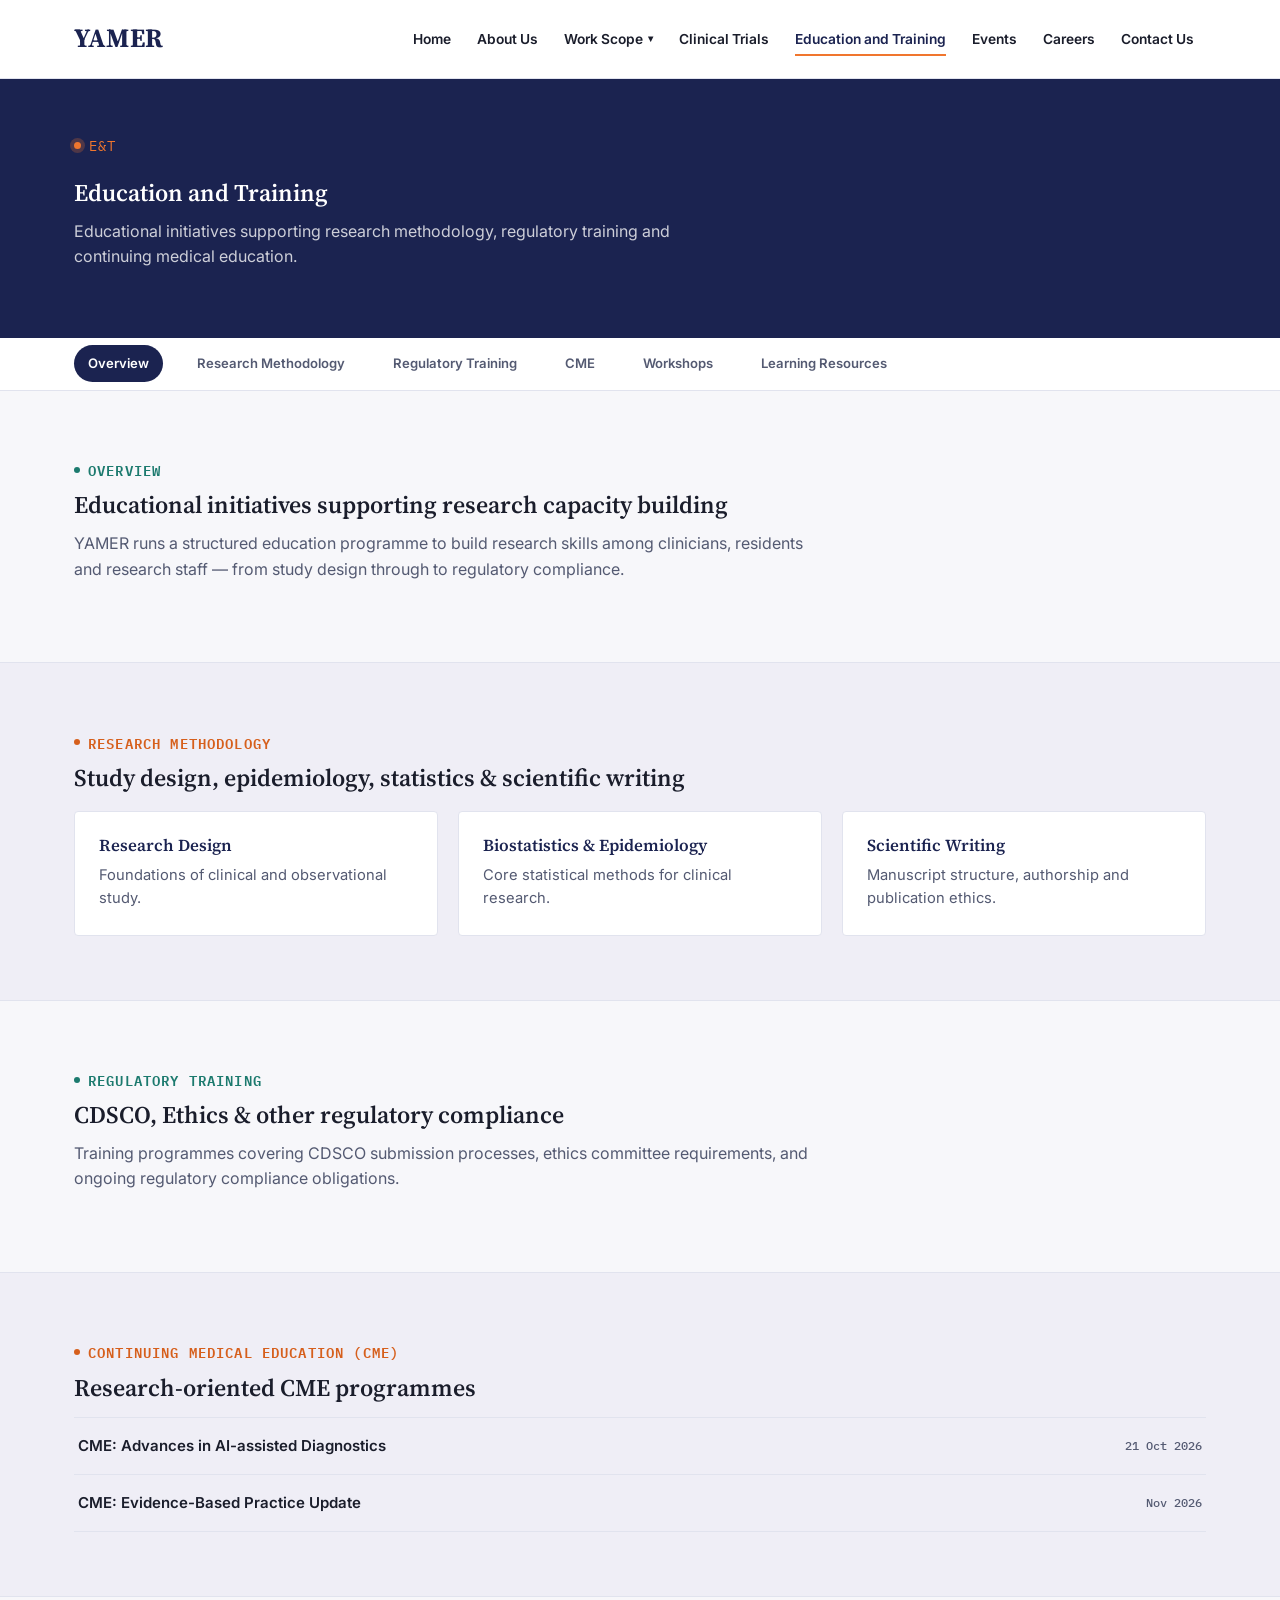
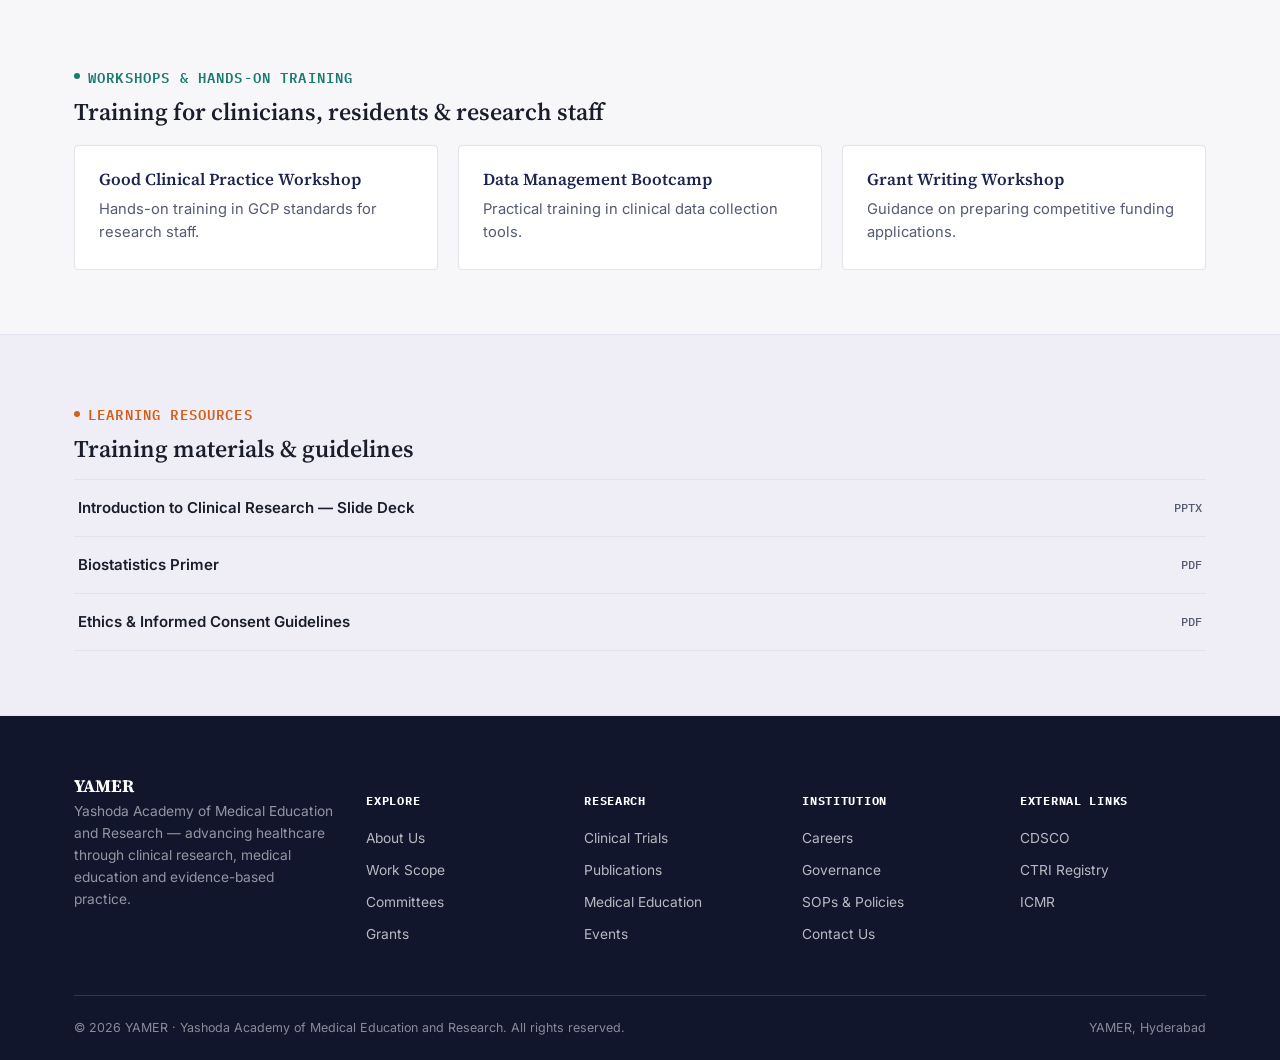
<file: research-education.html>
<!DOCTYPE html>
<html lang="en">
<head>
<meta charset="UTF-8">
<meta name="viewport" content="width=device-width, initial-scale=1.0">
<title>Medical Education and Research — YAMER</title>
<link rel="stylesheet" href="assets/css/style.css">
</head>
<body data-page="education">

<div id="site-header"></div>

<section class="page-hero">
  <div class="wrap">
    <span class="hero-eyebrow">E&T</span>
    <h1>Education and Training</h1>
    <p class="lead">Educational initiatives supporting research methodology, regulatory training and continuing medical education.</p>
  </div>
</section>

<nav class="subnav">
  <div class="wrap">
    <a href="#overview">Overview</a>
    <a href="#methodology">Research Methodology</a>
    <a href="#regulatory">Regulatory Training</a>
    <a href="#cme">CME</a>
    <a href="#workshops">Workshops</a>
    <a href="#resources">Learning Resources</a>
  </div>
</nav>

<section class="section" id="overview">
  <div class="wrap">
    <span class="eyebrow">Overview</span>
    <h2>Educational initiatives supporting research capacity building</h2>
    <p style="max-width:75ch;">YAMER runs a structured education programme to build research skills among clinicians, residents and research staff — from study design through to regulatory compliance.</p>
  </div>
</section>

<section class="section section-alt" id="methodology">
  <div class="wrap">
    <span class="eyebrow o">Research Methodology</span>
    <h2>Study design, epidemiology, statistics &amp; scientific writing</h2>
    <div class="card-grid grid-3" style="margin-top:20px;">
      <div class="card"><h3>Research Design</h3><p>Foundations of clinical and observational study.</p></div>
      <div class="card"><h3>Biostatistics &amp; Epidemiology</h3><p>Core statistical methods for clinical research.</p></div>
      <div class="card"><h3>Scientific Writing</h3><p>Manuscript structure, authorship and publication ethics.</p></div>
    </div>
  </div>
</section>

<section class="section" id="regulatory">
  <div class="wrap">
    <span class="eyebrow">Regulatory Training</span>
    <h2>CDSCO, Ethics &amp; other regulatory compliance</h2>
    <p style="max-width:75ch;">Training programmes covering CDSCO submission processes, ethics committee requirements, and ongoing regulatory compliance obligations.</p>
  </div>
</section>

<section class="section section-alt" id="cme">
  <div class="wrap">
    <span class="eyebrow o">Continuing Medical Education (CME)</span>
    <h2>Research-oriented CME programmes</h2>
    <ul class="list-links" style="margin-top:16px;">
      <li><a href="events.html"><span>CME: Advances in AI-assisted Diagnostics</span><span class="meta">21 Oct 2026</span></a></li>
      <li><a href="events.html"><span>CME: Evidence-Based Practice Update</span><span class="meta">Nov 2026</span></a></li>
    </ul>
  </div>
</section>

<section class="section" id="workshops">
  <div class="wrap">
    <span class="eyebrow">Workshops &amp; Hands-on Training</span>
    <h2>Training for clinicians, residents &amp; research staff</h2>
    <div class="card-grid grid-3" style="margin-top:20px;">
      <div class="card"><h3>Good Clinical Practice Workshop</h3><p>Hands-on training in GCP standards for research staff.</p></div>
      <div class="card"><h3>Data Management Bootcamp</h3><p>Practical training in clinical data collection tools.</p></div>
      <div class="card"><h3>Grant Writing Workshop</h3><p>Guidance on preparing competitive funding applications.</p></div>
    </div>
  </div>
</section>

<section class="section section-alt" id="resources">
  <div class="wrap">
    <span class="eyebrow o">Learning Resources</span>
    <h2>Training materials &amp; guidelines</h2>
    <ul class="list-links" style="margin-top:16px;">
      <li><a href="#"><span>Introduction to Clinical Research — Slide Deck</span><span class="meta">PPTX</span></a></li>
      <li><a href="#"><span>Biostatistics Primer</span><span class="meta">PDF</span></a></li>
      <li><a href="#"><span>Ethics &amp; Informed Consent Guidelines</span><span class="meta">PDF</span></a></li>
    </ul>
  </div>
</section>

<div id="site-footer"></div>
<script src="assets/js/main.js"></script>
</body>
</html>
</file>
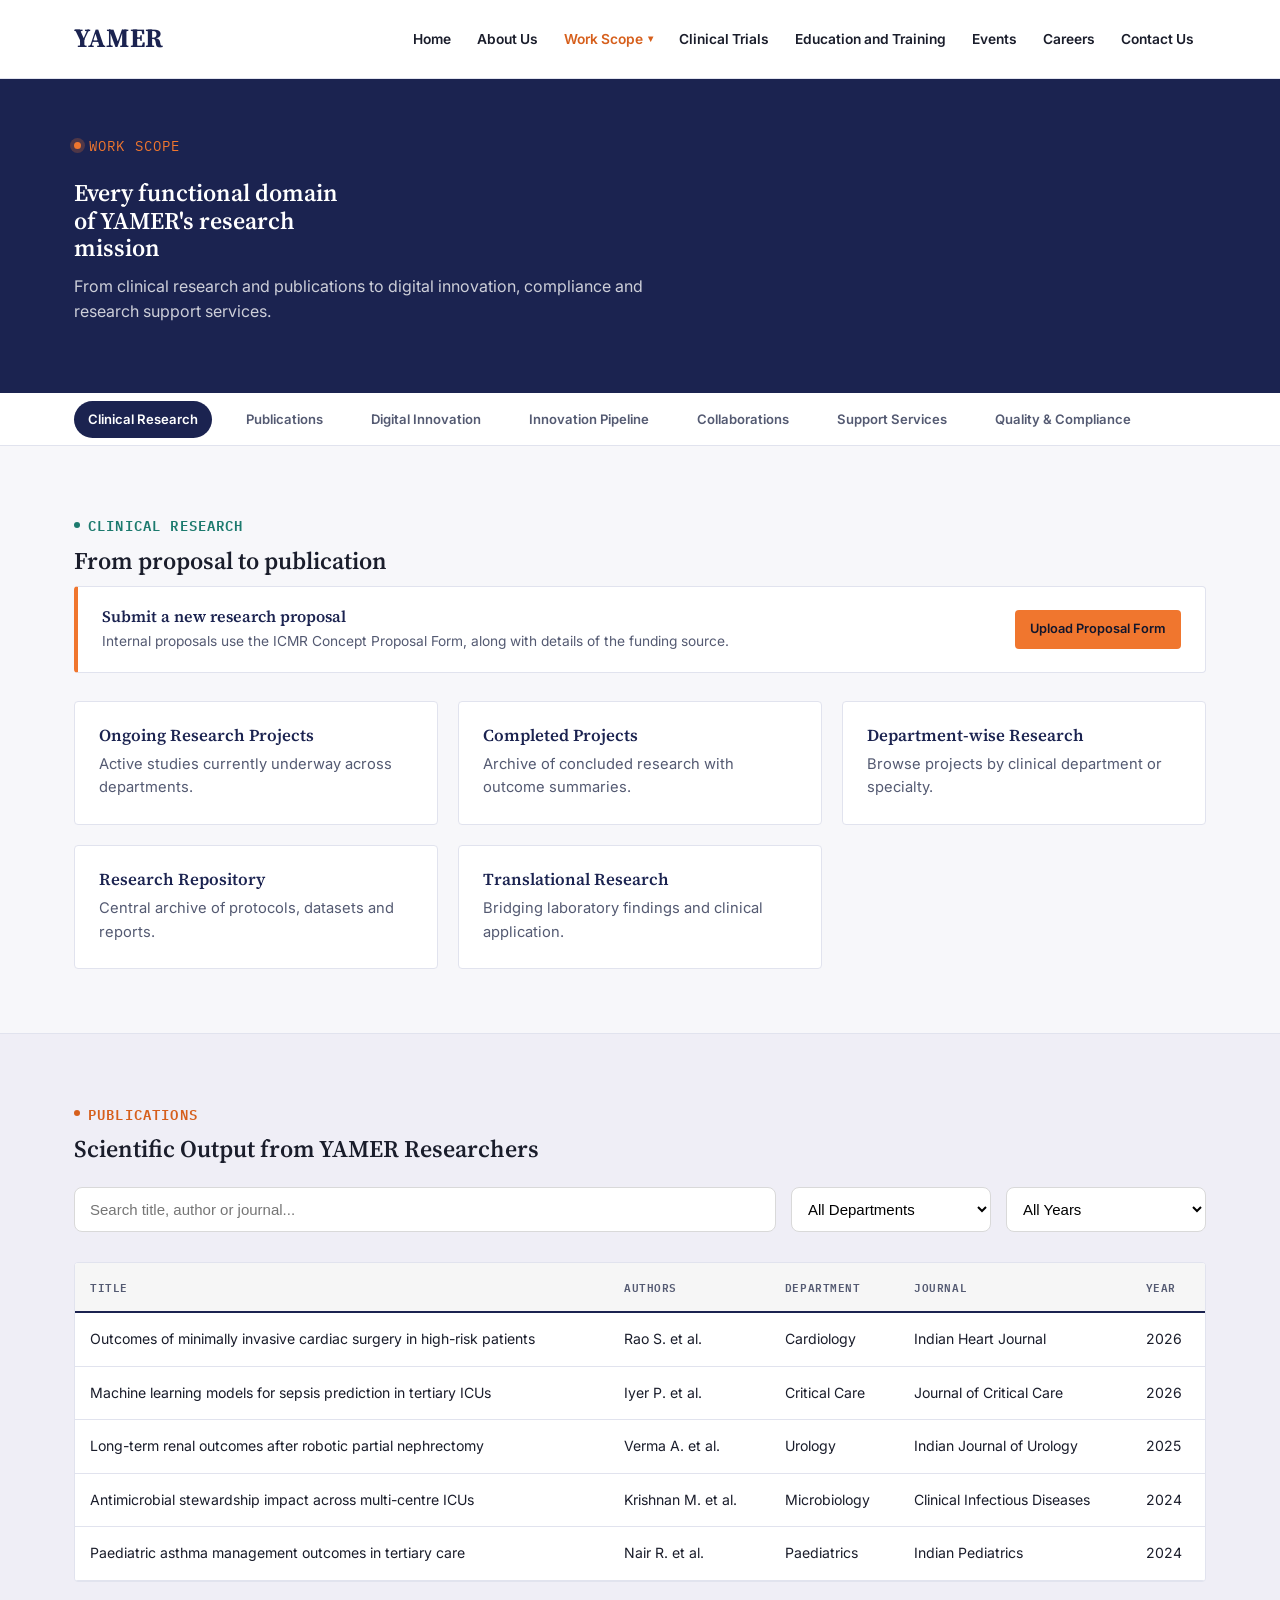
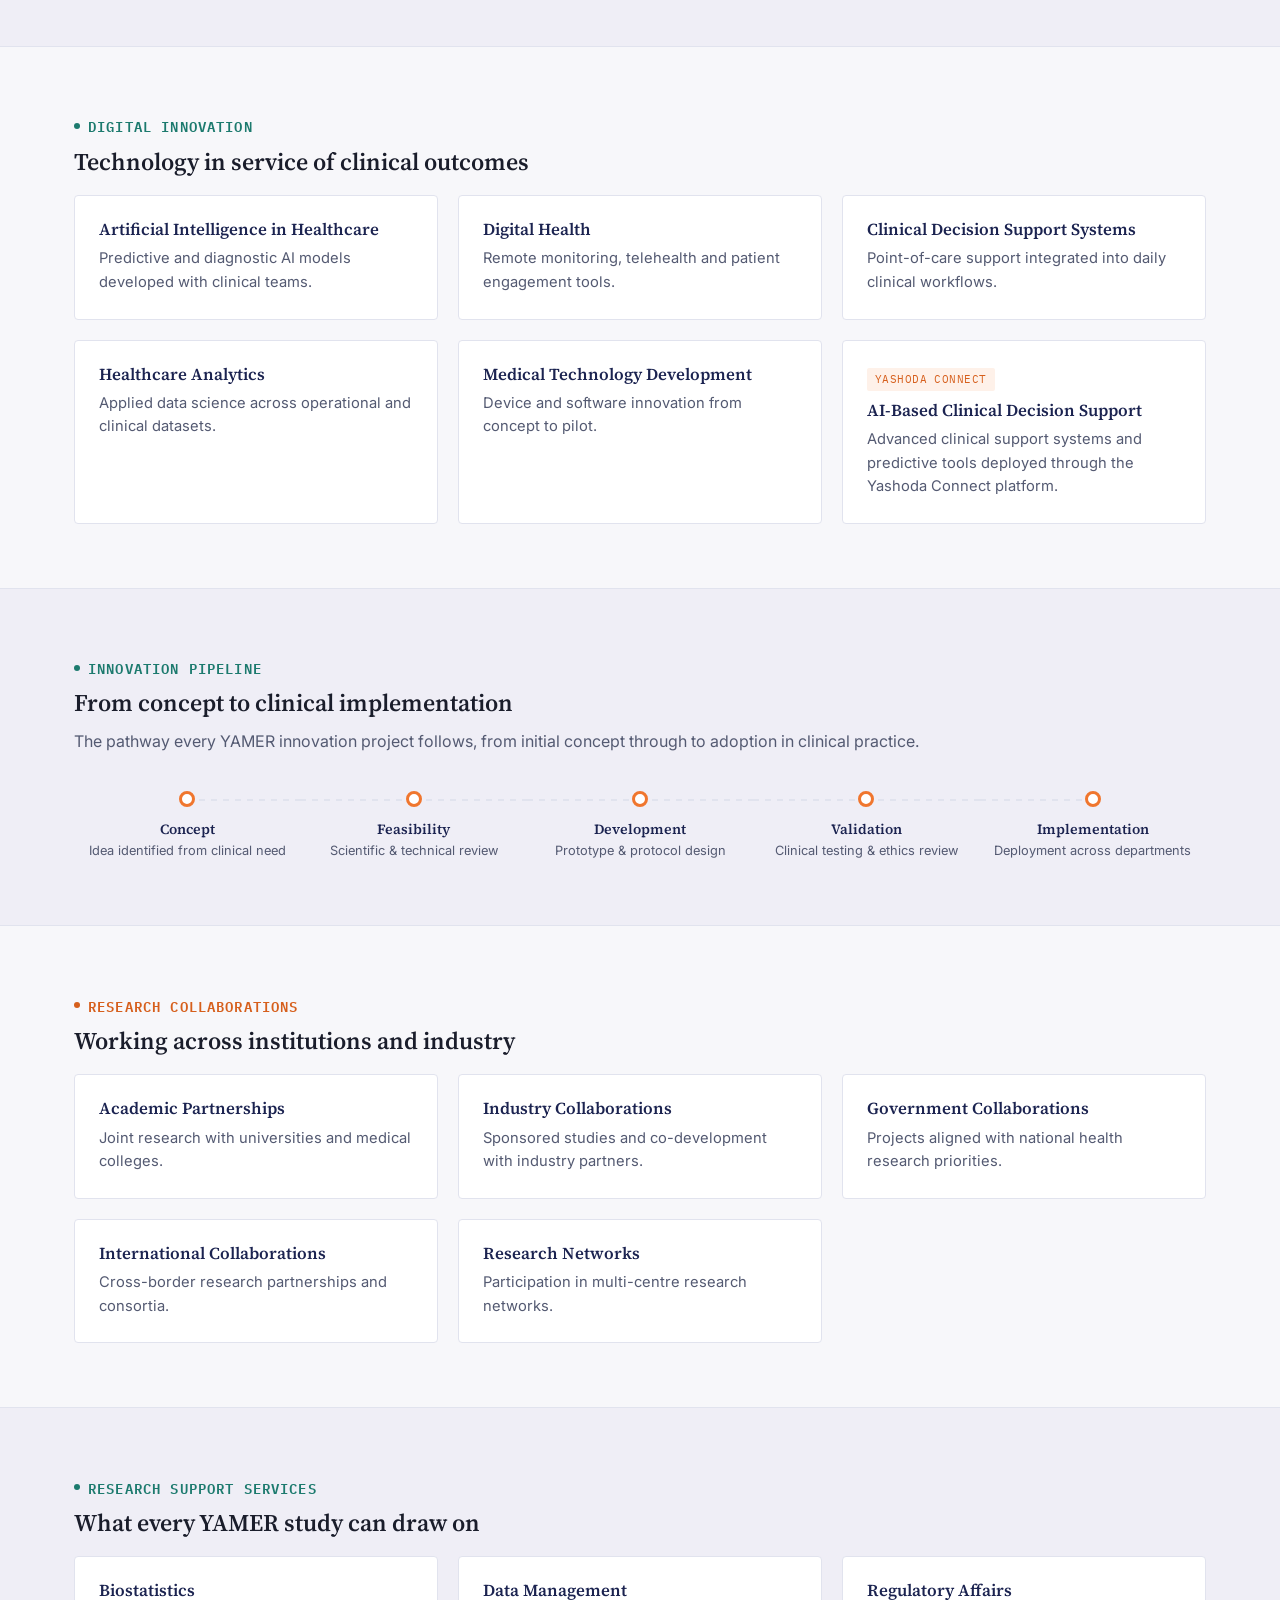
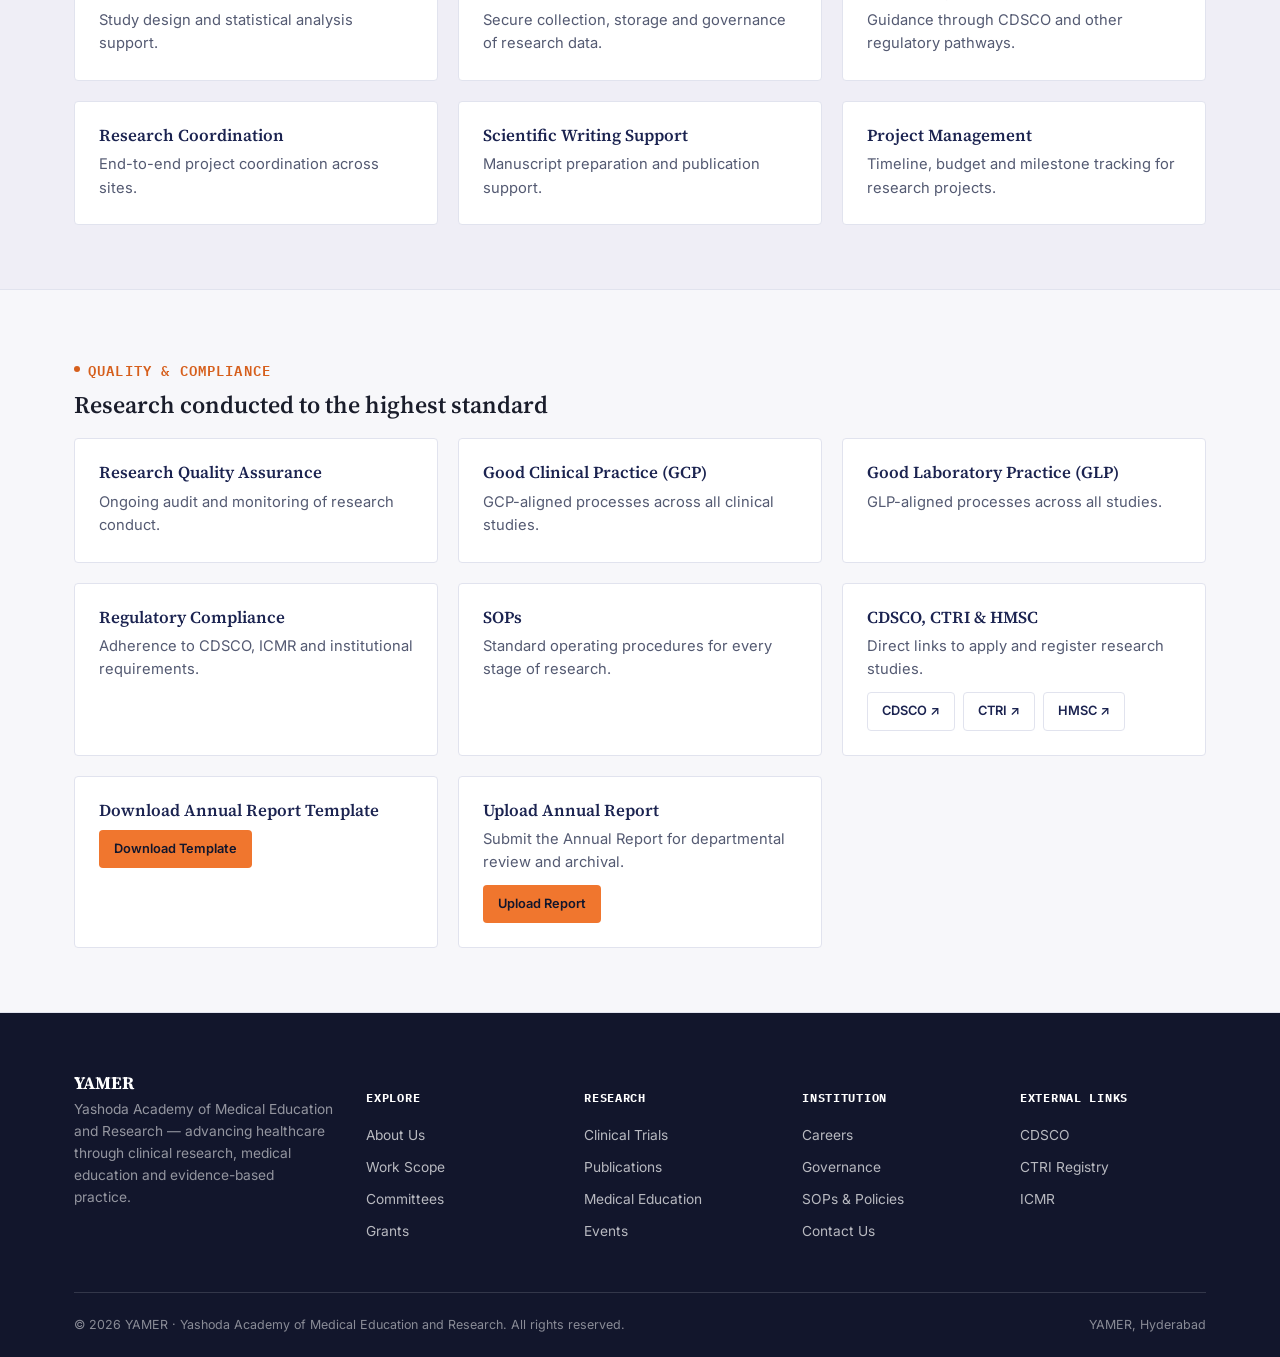
<file: work-scope.html>
<!DOCTYPE html>
<html lang="en">
<head>
<meta charset="UTF-8">
<meta name="viewport" content="width=device-width, initial-scale=1.0">
<title>Work Scope — YAMER</title>
<link rel="stylesheet" href="assets/css/style.css">
</head>
<body data-page="work-scope">

<div id="site-header"></div>

<section class="page-hero">
  <div class="wrap">
    <span class="hero-eyebrow">Work Scope</span>
    <h1>Every functional domain of YAMER's research mission</h1>
    <p class="lead">From clinical research and publications to digital innovation, compliance and research support services.</p>
  </div>
</section>

<nav class="subnav">
  <div class="wrap">
    <a href="#clinical-research">Clinical Research</a>
    <a href="#publications">Publications</a>
    <a href="#digital-innovation">Digital Innovation</a>
    <a href="#innovation-pipeline">Innovation Pipeline</a>
    <a href="#collaborations">Collaborations</a>
    <a href="#support-services">Support Services</a>
    <a href="#quality">Quality &amp; Compliance</a>
  
  
  </div>
</nav>

<!-- CLINICAL RESEARCH -->
<section class="section" id="clinical-research">
  <div class="wrap">
    <span class="eyebrow">Clinical Research</span>
    <h2>From proposal to publication</h2>
    <div class="callout" style="margin-bottom:28px;">
      <div>
        <h4>Submit a new research proposal</h4>
        <p>Internal proposals use the ICMR Concept Proposal Form, along with details of the funding source.</p>
      </div>
      <a href="#" class="btn btn-primary btn-sm">Upload Proposal Form</a>
    </div>
    <div class="card-grid grid-3">
      <div class="card"><h3>Ongoing Research Projects</h3><p>Active studies currently underway across departments.</p></div>
      <div class="card"><h3>Completed Projects</h3><p>Archive of concluded research with outcome summaries.</p></div>
      <div class="card"><h3>Department-wise Research</h3><p>Browse projects by clinical department or specialty.</p></div>
      <div class="card"><h3>Research Repository</h3><p>Central archive of protocols, datasets and reports.</p></div>
      <div class="card"><h3>Translational Research</h3><p>Bridging laboratory findings and clinical application.</p></div>
    </div>
  </div>
</section>




<!-- ===================== PUBLICATIONS ===================== -->
<section class="section section-alt" id="publications">
  <div class="wrap">

      <span class="eyebrow o">Publications</span>
      <h2>Scientific Output from YAMER Researchers</h2>
      <p class="section-desc">
         
      </p>

      <!-- Filters -->
      <div class="publication-filters">

          <input
              type="text"
              id="searchInput"
              placeholder="Search title, author or journal..."
          >

          <select id="departmentFilter">
              <option value="all">All Departments</option>
              <option value="Cardiology">Cardiology</option>
              <option value="Critical Care">Critical Care</option>
              <option value="Urology">Urology</option>
              <option value="Microbiology">Microbiology</option>
              <option value="Paediatrics">Paediatrics</option>
          </select>

          <select id="yearFilter">
              <option value="all">All Years</option>
              <option value="2026">2026</option>
              <option value="2025">2025</option>
              <option value="2024">2024</option>
              <option value="2023">2023</option>
          </select>

      </div>

      <div class="table-scroll">

          <table class="data-table">

              <thead>
                  <tr>
                      <th>Title</th>
                      <th>Authors</th>
                      <th>Department</th>
                      <th>Journal</th>
                      <th>Year</th>
                  </tr>
              </thead>

              <tbody>

                  <tr data-department="Cardiology" data-year="2026">
                      <td>Outcomes of minimally invasive cardiac surgery in high-risk patients</td>
                      <td>Rao S. et al.</td>
                      <td>Cardiology</td>
                      <td>Indian Heart Journal</td>
                      <td>2026</td>
                  </tr>

                  <tr data-department="Critical Care" data-year="2026">
                      <td>Machine learning models for sepsis prediction in tertiary ICUs</td>
                      <td>Iyer P. et al.</td>
                      <td>Critical Care</td>
                      <td>Journal of Critical Care</td>
                      <td>2026</td>
                  </tr>

                  <tr data-department="Urology" data-year="2025">
                      <td>Long-term renal outcomes after robotic partial nephrectomy</td>
                      <td>Verma A. et al.</td>
                      <td>Urology</td>
                      <td>Indian Journal of Urology</td>
                      <td>2025</td>
                  </tr>

                  <tr data-department="Microbiology" data-year="2025">
                      <td>Antimicrobial stewardship impact across multi-centre ICUs</td>
                      <td>Krishnan M. et al.</td>
                      <td>Microbiology</td>
                      <td>Clinical Infectious Diseases</td>
                      <td>2024</td>
                  </tr>

                  <tr data-department="Paediatrics" data-year="2025">
                      <td>Paediatric asthma management outcomes in tertiary care</td>
                      <td>Nair R. et al.</td>
                      <td>Paediatrics</td>
                      <td>Indian Pediatrics</td>
                      <td>2024</td>
                  </tr>

              </tbody>

          </table>

      </div>

  </div>
</section>

<!-- DIGITAL INNOVATION -->
<section class="section" id="digital-innovation">
  <div class="wrap">
    <span class="eyebrow">Digital Innovation</span>
    <h2>Technology in service of clinical outcomes</h2>
    <div class="card-grid grid-3" style="margin-top:20px;">
      <div class="card"><h3>Artificial Intelligence in Healthcare</h3><p>Predictive and diagnostic AI models developed with clinical teams.</p></div>
      <div class="card"><h3>Digital Health</h3><p>Remote monitoring, telehealth and patient engagement tools.</p></div>
      <div class="card"><h3>Clinical Decision Support Systems</h3><p>Point-of-care support integrated into daily clinical workflows.</p></div>
      <div class="card"><h3>Healthcare Analytics</h3><p>Applied data science across operational and clinical datasets.</p></div>
      <div class="card"><h3>Medical Technology Development</h3><p>Device and software innovation from concept to pilot.</p></div>
      <div class="card">
        <span class="tag o">Yashoda Connect</span>
        <h3>AI-Based Clinical Decision Support</h3>
        <p>Advanced clinical support systems and predictive tools deployed through the Yashoda Connect platform.</p>
      </div>
    </div>
  </div>
</section>

<!-- INNOVATION PIPELINE -->
<section class="section section-alt" id="innovation-pipeline">
  <div class="wrap">
    <span class="eyebrow">Innovation Pipeline</span>
    <h2>From concept to clinical implementation</h2>
    <p class="desc">The pathway every YAMER innovation project follows, from initial concept through to adoption in clinical practice.</p>
    <div class="pipeline" style="margin-top:36px;">
      <div class="pipeline-step"><div class="node"></div><h4>Concept</h4><p>Idea identified from clinical need</p></div>
      <div class="pipeline-step"><div class="node"></div><h4>Feasibility</h4><p>Scientific &amp; technical review</p></div>
      <div class="pipeline-step"><div class="node"></div><h4>Development</h4><p>Prototype &amp; protocol design</p></div>
      <div class="pipeline-step"><div class="node"></div><h4>Validation</h4><p>Clinical testing &amp; ethics review</p></div>
      <div class="pipeline-step"><div class="node"></div><h4>Implementation</h4><p>Deployment across departments</p></div>
    </div>
  </div>
</section>

<!-- COLLABORATIONS -->
<section class="section" id="collaborations">
  <div class="wrap">
    <span class="eyebrow o">Research Collaborations</span>
    <h2>Working across institutions and industry</h2>
    <div class="card-grid grid-3" style="margin-top:20px;">
      <div class="card"><h3>Academic Partnerships</h3><p>Joint research with universities and medical colleges.</p></div>
      <div class="card"><h3>Industry Collaborations</h3><p>Sponsored studies and co-development with industry partners.</p></div>
      <div class="card"><h3>Government Collaborations</h3><p>Projects aligned with national health research priorities.</p></div>
      <div class="card"><h3>International Collaborations</h3><p>Cross-border research partnerships and consortia.</p></div>
      <div class="card"><h3>Research Networks</h3><p>Participation in multi-centre research networks.</p></div>
    </div>
  </div>
</section>

<!-- SUPPORT SERVICES -->
<section class="section section-alt" id="support-services">
  <div class="wrap">
    <span class="eyebrow">Research Support Services</span>
    <h2>What every YAMER study can draw on</h2>
    <div class="card-grid grid-3" style="margin-top:20px;">
      <div class="card"><h3>Biostatistics</h3><p>Study design and statistical analysis support.</p></div>
      <div class="card"><h3>Data Management</h3><p>Secure collection, storage and governance of research data.</p></div>
      <div class="card"><h3>Regulatory Affairs</h3><p>Guidance through CDSCO and other regulatory pathways.</p></div>
      <div class="card"><h3>Research Coordination</h3><p>End-to-end project coordination across sites.</p></div>
      <div class="card"><h3>Scientific Writing Support</h3><p>Manuscript preparation and publication support.</p></div>
      <div class="card"><h3>Project Management</h3><p>Timeline, budget and milestone tracking for research projects.</p></div>
    </div>
  </div>
</section>

<!-- QUALITY & COMPLIANCE -->
<section class="section" id="quality">
  <div class="wrap">
    <span class="eyebrow o">Quality &amp; Compliance</span>
    <h2>Research conducted to the highest standard</h2>

    <div class="card-grid grid-3" style="margin-top:20px;">

      <div class="card">
        <h3>Research Quality Assurance</h3>
        <p>Ongoing audit and monitoring of research conduct.</p>
      </div>

      <div class="card">
        <h3>Good Clinical Practice (GCP)</h3>
        <p>GCP-aligned processes across all clinical studies.</p>
      </div>

      <div class="card">
        <h3>Good Laboratory Practice (GLP)</h3>
        <p>GLP-aligned processes across all studies.</p>
      </div>

      <div class="card">
        <h3>Regulatory Compliance</h3>
        <p>Adherence to CDSCO, ICMR and institutional requirements.</p>
      </div>

      <div class="card">
        <h3>SOPs</h3>
        <p>Standard operating procedures for every stage of research.</p>
      </div>

      <div class="card">
        <h3>CDSCO, CTRI &amp; HMSC</h3>
        <p>Direct links to apply and register research studies.</p>

        <div style="display:flex;gap:8px;flex-wrap:wrap;margin-top:10px;">
          <a href="https://cdsco.gov.in" target="_blank" rel="noopener" class="btn btn-sm btn-ghost">CDSCO ↗</a>
          <a href="https://ctri.nic.in" target="_blank" rel="noopener" class="btn btn-sm btn-ghost">CTRI ↗</a>
          <a href="https://hmsc.dhr.gov.in/" target="_blank" rel="noopener" class="btn btn-sm btn-ghost">HMSC ↗</a>
        </div>
      </div>

      <!-- New Card -->
      <div class="card">
        <h3>Download Annual Report Template</h3>
        <p></p>

        <div style="margin-top:10px;">
          <a href="downloads/templates.zip" class="btn btn-sm btn-primary" download>
            Download Template
          </a>
        </div>
      </div>

      <!-- New Card -->
      <div class="card">
        <h3>Upload Annual Report</h3>
        <p>Submit the Annual Report for departmental review and archival.</p>

        <div style="margin-top:10px;">
          <a href="upload-report.html" class="btn btn-sm btn-primary">
            Upload Report
          </a>
        </div>
      </div>

    </div>
  </div>
</section>

<div id="site-footer"></div>
<script src="assets/js/main.js"></script>
</body>
</html>
</file>
<file: assets/css/style.css>
/* ==========================================================================
   YAMER — Yashoda Academy of Medical Education and Research
   Design system: "Research Network" — nodes & connecting lines as the
   recurring visual motif (organogram, innovation pipeline, collaborations,
   research networks all literally ARE networks in the content brief).
   ========================================================================== */

@import url('https://fonts.googleapis.com/css2?family=Source+Serif+4:opsz,wght@8..60,400;8..60,500;8..60,600;8..60,700&family=Inter:wght@400;500;600;700&family=IBM+Plex+Mono:wght@500;600&display=swap');

:root{
  /* Brand-derived palette */
  --navy-deep:   #12162C;
  --navy:        #1B2350;
  --navy-mid:    #2B3570;
  --orange:      #F0762E;
  --orange-deep: #D65F1C;
  --teal:        #1C7A6E;
  --paper:       #F7F7FA;
  --paper-dim:   #EFEEF6;
  --ink:         #1A1D2B;
  --ink-soft:    #545A72;
  --line:        #E1E3EE;
  --line-dark:   rgba(255,255,255,0.14);
  --white:       #FFFFFF;

  --font-display: 'Source Serif 4', Georgia, serif;
  --font-body: 'Inter', -apple-system, sans-serif;
  --font-mono: 'IBM Plex Mono', monospace;

  --radius: 4px;
  --max-w: 1180px;
}

*{box-sizing:border-box;}
html{scroll-behavior:smooth;}
body{
  margin:0;
  font-family:var(--font-body);
  color:var(--ink);
  background:var(--paper);
  line-height:1.6;
  -webkit-font-smoothing:antialiased;
}
img{max-width:100%;display:block;}
a{color:inherit;text-decoration:none;}
ul{margin:0;padding:0;list-style:none;}
h1,h2,h3,h4{font-family:var(--font-display);margin:0 0 .5em 0;font-weight:600;line-height:1.15;}
p{margin:0 0 1em 0;color:var(--ink-soft);}
:focus-visible{outline:2px solid var(--orange);outline-offset:2px;}
@media (prefers-reduced-motion: reduce){
  *{animation-duration:.001ms !important;transition-duration:.001ms !important;scroll-behavior:auto !important;}
}

.wrap{max-width:var(--max-w);margin:0 auto;padding:0 24px;}

/* ---------- Utility top bar ---------- */
.util-bar{background:var(--navy-deep);color:rgba(255,255,255,.75);font-size:.8rem;}
.util-bar .wrap{display:flex;justify-content:space-between;align-items:center;height:36px;flex-wrap:wrap;gap:8px;}
.util-bar a{color:rgba(255,255,255,.85);}
.util-bar a:hover{color:var(--orange);}
.util-links{display:flex;gap:18px;}

/* ---------- Header / Nav ---------- */
.site-header{background:var(--white);border-bottom:1px solid var(--line);position:sticky;top:0;z-index:50;}
.header-inner{display:flex;align-items:center;justify-content:space-between;height:78px;}
.brand{display:flex;align-items:center;gap:12px;}
.brand-text .eyebrow-tag{display:block;font-size:.68rem;letter-spacing:.08em;color:var(--orange-deep);font-weight:600;text-transform:uppercase;}
.brand-word{display:block;font-family:var(--font-display);font-size:1.65rem;font-weight:700;color:var(--navy);letter-spacing:.02em;line-height:1.1;}

.main-nav{display:flex;gap:2px;align-items:center;}
.main-nav a{
  font-size:.86rem;font-weight:600;color:var(--ink);padding:10px 12px;border-radius:var(--radius);
  position:relative;white-space:nowrap;
}
.main-nav a:hover{color:var(--orange-deep);}
.main-nav a.active{color:var(--navy);}
.main-nav a.active::after{
  content:"";position:absolute;left:12px;right:12px;bottom:4px;height:2px;background:var(--orange);
}
/* dropdown: Work Scope > Ethics Committee / Grants */
.nav-item-dropdown{position:relative;}
.nav-dd-trigger{
  display:inline-flex;align-items:center;gap:5px;font-family:var(--font-body);font-size:.86rem;font-weight:600;
  color:var(--ink);background:none;border:none;padding:10px 12px;border-radius:var(--radius);cursor:pointer;
}
.nav-dd-trigger:hover, .nav-dd-trigger.active{color:var(--orange-deep);}
.nav-dd-trigger .caret{font-size:.7em;transition:transform .15s ease;}
.nav-item-dropdown.open .nav-dd-trigger .caret{transform:rotate(180deg);}
.nav-dd-panel{
  display:none;position:absolute;top:100%;left:0;background:var(--white);border:1px solid var(--line);
  border-radius:var(--radius);box-shadow:0 16px 32px -16px rgba(18,22,44,.25);min-width:220px;padding:6px;z-index:60;
}
.nav-item-dropdown.open .nav-dd-panel{display:block;}
.nav-dd-panel a{display:block;padding:10px 12px;font-size:.86rem;font-weight:600;color:var(--ink);border-radius:var(--radius);}
.nav-dd-panel a:hover{background:var(--paper-dim);color:var(--orange-deep);}
.nav-dd-panel a.active{color:var(--navy);background:var(--paper-dim);}

.nav-toggle{display:none;background:none;border:1px solid var(--line);border-radius:var(--radius);padding:8px 10px;cursor:pointer;}
.nav-toggle span, .nav-toggle span::before, .nav-toggle span::after{
  content:"";display:block;width:20px;height:2px;background:var(--navy);position:relative;transition:.2s;
}
.nav-toggle span::before{position:absolute;top:-6px;}
.nav-toggle span::after{position:absolute;top:6px;}

@media (max-width: 980px){
  .main-nav{
    display:none;position:absolute;top:78px;left:0;right:0;background:var(--white);
    flex-direction:column;align-items:stretch;border-bottom:1px solid var(--line);
    box-shadow:0 12px 24px -12px rgba(0,0,0,.15);
  }
  .main-nav.open{display:flex;}
  .main-nav a{padding:14px 24px;border-bottom:1px solid var(--paper-dim);}
  .main-nav a.active::after{display:none;}
  .nav-toggle{display:inline-flex;flex-direction:column;justify-content:center;align-items:center;}

  .nav-item-dropdown{border-bottom:1px solid var(--paper-dim);}
  .nav-dd-trigger{width:100%;padding:14px 24px;justify-content:space-between;border-radius:0;}
  .nav-dd-panel{
    display:none;position:static;box-shadow:none;border:none;border-radius:0;background:var(--paper-dim);
    min-width:0;padding:0;
  }
  .nav-item-dropdown.open .nav-dd-panel{display:block;}
  .nav-dd-panel a{padding:12px 24px 12px 40px;border-radius:0;}
}

/* ---------- Breadcrumb ---------- */
.breadcrumb{background:var(--paper-dim);font-size:.8rem;color:var(--ink-soft);}
.breadcrumb .wrap{height:44px;display:flex;align-items:center;gap:8px;}
.breadcrumb a:hover{color:var(--orange-deep);}
.breadcrumb .sep{opacity:.5;}
.breadcrumb .current{color:var(--navy);font-weight:600;}

/* ---------- Hero ---------- */
.hero{background:var(--navy);color:var(--white);position:relative;overflow:hidden;padding:128px 0 108px;min-height:640px;display:flex;align-items:center;}
.hero .wrap{display:grid;grid-template-columns:1.1fr .9fr;gap:64px;align-items:center;position:relative;z-index:2;width:100%;}
@media (max-width:900px){
  .hero{padding:88px 0 64px;min-height:0;}
  .hero .wrap{grid-template-columns:1fr;}
  .hero .net-bg{opacity:.25;}
  .hero-visual{max-width:320px;margin:0 auto;}
}
.hero-eyebrow{display:inline-flex;align-items:center;gap:8px;font-family:var(--font-mono);font-size:.9rem;letter-spacing:.08em;text-transform:uppercase;color:var(--orange);margin-bottom:22px;}
.hero-eyebrow::before{content:"";width:7px;height:7px;border-radius:50%;background:var(--orange);box-shadow:0 0 0 4px rgba(240,118,46,.25);}
.hero h1{font-size:clamp(2.4rem,4.4vw,3.75rem);color:var(--white);max-width:15ch;}
.hero p.lead{color:rgba(255,255,255,.78);font-size:1.15rem;max-width:54ch;margin-top:8px;}
.hero-ctas{display:flex;flex-wrap:wrap;gap:14px;margin-top:32px;}
.hero-visual {
  width: 650px;      /* Increase this value */
  height: auto;
  max-width: none;   /* Prevent it from shrinking */
}

.page-hero{background:var(--navy);color:var(--white);padding:52px 0;position:relative;overflow:hidden;}
.page-hero .wrap{position:relative;z-index:2;}
.page-hero h1{color:var(--white);max-width:24ch;}
.page-hero p.lead{color:rgba(255,255,255,.78);max-width:60ch;}

/* network motif background, used behind hero + section header bands */
.net-bg{position:absolute;inset:0;opacity:.5;z-index:1;}

/* ---------- Buttons ---------- */
.btn{
  display:inline-flex;align-items:center;gap:8px;font-weight:600;font-size:.88rem;
  padding:12px 20px;border-radius:var(--radius);border:1px solid transparent;cursor:pointer;
  transition:transform .15s ease, background .15s ease, color .15s ease;
}
.btn:hover{transform:translateY(-1px);}
.btn-primary{background:var(--orange);color:var(--navy-deep);}
.btn-primary:hover{background:var(--orange-deep);color:var(--white);}
.btn-outline{border-color:rgba(255,255,255,.4);color:var(--white);}
.btn-outline:hover{border-color:var(--white);background:rgba(255,255,255,.08);}
.btn-ghost{border-color:var(--line);color:var(--navy);}
.btn-ghost:hover{border-color:var(--navy);}
.btn-sm{padding:8px 14px;font-size:.8rem;}

/* ---------- Stats strip (signature element) ---------- */
.stats-strip{background:var(--navy-deep);color:var(--white);position:relative;}
.stats-grid{
  display:grid;grid-template-columns:repeat(auto-fit, minmax(140px,1fr));
  padding:36px 0;position:relative;
}
.stats-grid::before{
  content:"";position:absolute;left:0;right:0;top:14px;height:1px;
  background:repeating-linear-gradient(90deg, rgba(255,255,255,.18) 0 6px, transparent 6px 12px);
}
.stat{padding:0 20px;border-left:1px solid var(--line-dark);position:relative;}
.stat:first-child{border-left:none;}
.stat::before{
  content:"";position:absolute;left:-1px;top:-14px;width:7px;height:7px;margin-left:-4px;
  border-radius:50%;background:var(--orange);
}
.stat:first-child::before{left:0;}
.stat .num{font-family:var(--font-mono);font-size:1.9rem;font-weight:600;color:var(--white);display:block;}
.stat .label{font-size:.76rem;color:rgba(255,255,255,.62);text-transform:uppercase;letter-spacing:.05em;}
@media (max-width:640px){
  .stats-grid{grid-template-columns:repeat(2,1fr);row-gap:28px;}
  .stats-grid::before{display:none;}
  .stat{border-left:none;padding:0 10px;}
  .stat::before{display:none;}
}

/* ---------- Sections ---------- */
.section{padding:64px 0;border-bottom:1px solid var(--line);}
.section:last-child{border-bottom:none;}
.section-alt{background:var(--paper-dim);}
.section-head{display:flex;justify-content:space-between;align-items:flex-end;gap:24px;margin-bottom:32px;flex-wrap:wrap;}
.eyebrow{
  display:inline-flex;align-items:center;gap:8px;font-family:var(--font-mono);font-size:.9rem;
  letter-spacing:.08em;text-transform:uppercase;color:var(--teal);font-weight:600;margin-bottom:10px;
}
.eyebrow::before{content:"";width:6px;height:6px;border-radius:50%;background:var(--teal);}
.eyebrow.o::before, .eyebrow.o{color:var(--orange-deep);}
.eyebrow.o::before{background:var(--orange-deep);}
.section-head h2{font-size:clamp(1.5rem,2.4vw,2rem);color:var(--navy);max-width:26ch;}
.section-head .desc{max-width:48ch;color:var(--ink-soft);margin:0;}

/* ---------- Cards / grids ---------- */
.card-grid{display:grid;gap:20px;}
.grid-2{grid-template-columns:repeat(2,1fr);}
.grid-3{grid-template-columns:repeat(3,1fr);}
.grid-4{grid-template-columns:repeat(4,1fr);}
@media (max-width:900px){.grid-3,.grid-4{grid-template-columns:repeat(2,1fr);}}
@media (max-width:640px){.grid-2,.grid-3,.grid-4{grid-template-columns:1fr;}}

.card{
  background:var(--white);border:1px solid var(--line);border-radius:var(--radius);
  padding:24px;transition:border-color .15s ease, transform .15s ease;
}
.card:hover{border-color:var(--orange);transform:translateY(-2px);}
.card h3{font-size:1.05rem;color:var(--navy);margin-bottom:8px;}
.card p{font-size:.92rem;margin-bottom:0;}
.card .tag{
  display:inline-block;font-family:var(--font-mono);font-size:.68rem;letter-spacing:.04em;
  text-transform:uppercase;color:var(--teal);background:rgba(28,122,110,.08);
  padding:3px 8px;border-radius:2px;margin-bottom:10px;
}
.card .tag.o{color:var(--orange-deep);background:rgba(240,118,46,.1);}
.card-link{font-size:.82rem;font-weight:600;color:var(--orange-deep);margin-top:12px;display:inline-block;}

/* list style for repository / links */
.list-links{border-top:1px solid var(--line);}
.list-links li{border-bottom:1px solid var(--line);}
.list-links a{
  display:flex;justify-content:space-between;align-items:center;gap:16px;padding:16px 4px;font-weight:600;font-size:.94rem;
}
.list-links a:hover{color:var(--orange-deep);}
.list-links .meta{font-family:var(--font-mono);font-size:.72rem;color:var(--ink-soft);font-weight:500;white-space:nowrap;}

/* ---------- Table (publications, funded projects) ---------- */
.data-table{width:100%;border-collapse:collapse;font-size:.88rem;background:var(--white);}
.data-table th{
  text-align:left;font-family:var(--font-mono);font-size:.7rem;letter-spacing:.05em;text-transform:uppercase;
  color:var(--ink-soft);border-bottom:2px solid var(--navy);padding:10px 12px;
}
.data-table td{padding:14px 12px;border-bottom:1px solid var(--line);color:var(--ink);}
.data-table tr:hover td{background:var(--paper-dim);}
.table-scroll{overflow-x:auto;border:1px solid var(--line);border-radius:var(--radius);}

/* ---------- Timeline / pipeline (network motif) ---------- */
.pipeline{display:flex;gap:0;position:relative;margin-top:8px;}
.pipeline-step{flex:1;text-align:center;position:relative;padding:0 12px;}
.pipeline-step .node{
  width:16px;height:16px;border-radius:50%;background:var(--white);border:3px solid var(--orange);
  margin:0 auto 14px;position:relative;z-index:2;
}
.pipeline-step::before{
  content:"";position:absolute;top:8px;left:0;right:50%;height:2px;
  background:repeating-linear-gradient(90deg, var(--line) 0 6px, transparent 6px 12px);
}
.pipeline-step:first-child::before{display:none;}
.pipeline-step::after{
  content:"";position:absolute;top:8px;left:50%;right:0;height:2px;
  background:repeating-linear-gradient(90deg, var(--line) 0 6px, transparent 6px 12px);
}
.pipeline-step:last-child::after{display:none;}
.pipeline-step h4{font-size:.88rem;color:var(--navy);margin-bottom:4px;}
.pipeline-step p{font-size:.8rem;margin:0;}
@media (max-width:800px){
  .pipeline{flex-direction:column;gap:28px;}
  .pipeline-step::before,.pipeline-step::after{display:none;}
}

/* ---------- Org chart ---------- */
.org-chart{display:flex;flex-direction:column;align-items:center;gap:0;}
.org-row{display:flex;justify-content:center;gap:16px;flex-wrap:wrap;position:relative;padding-top:28px;}
.org-row::before{content:"";position:absolute;top:0;left:50%;width:1px;height:28px;background:var(--line);}
.org-row:first-child::before{display:none;}
.org-card{
  background:var(--white);border:1px solid var(--line);border-radius:var(--radius);padding:14px 18px;
  text-align:center;min-width:150px;
}
.org-card strong{display:block;color:var(--navy);font-size:.88rem;}
.org-card span{font-size:.76rem;color:var(--ink-soft);}

/* ---------- Accordion ---------- */
.accordion-item{border-bottom:1px solid var(--line);}
.accordion-item button{
  width:100%;text-align:left;background:none;border:none;padding:18px 4px;font-family:var(--font-body);
  font-weight:600;font-size:.98rem;color:var(--navy);cursor:pointer;display:flex;justify-content:space-between;align-items:center;gap:12px;
}
.accordion-item .plus{font-family:var(--font-mono);color:var(--orange-deep);flex:none;transition:transform .2s;}
.accordion-item.open .plus{transform:rotate(45deg);}
.accordion-panel{max-height:0;overflow:hidden;transition:max-height .25s ease;}
.accordion-panel p, .accordion-panel ul{padding:0 4px 18px;font-size:.9rem;}

/* ---------- Form ---------- */
.form-grid{display:grid;grid-template-columns:1fr 1fr;gap:16px;}
.form-grid .full{grid-column:1/-1;}
@media (max-width:640px){.form-grid{grid-template-columns:1fr;}}
.field label{display:block;font-size:.8rem;font-weight:600;color:var(--navy);margin-bottom:6px;}
.field input, .field select, .field textarea{
  width:100%;border:1px solid var(--line);border-radius:var(--radius);padding:11px 12px;font-family:var(--font-body);
  font-size:.92rem;background:var(--white);color:var(--ink);
}
.field input:focus, .field select:focus, .field textarea:focus{border-color:var(--orange);outline:none;}
.field textarea{resize:vertical;min-height:110px;}

/* ---------- Callout / download ---------- */
.callout{
  display:flex;justify-content:space-between;align-items:center;gap:20px;flex-wrap:wrap;
  background:var(--white);border:1px solid var(--line);border-left:4px solid var(--orange);
  border-radius:var(--radius);padding:20px 24px;
}
.callout h4{margin:0 0 4px;color:var(--navy);font-size:1rem;}
.callout p{margin:0;font-size:.86rem;}

/* ---------- Logo strip ---------- */
.logo-strip{display:flex;flex-wrap:wrap;gap:28px;align-items:center;justify-content:space-between;}
.logo-chip{
  font-family:var(--font-mono);font-size:.78rem;color:var(--ink-soft);border:1px dashed var(--line);
  border-radius:var(--radius);padding:14px 18px;flex:1;text-align:center;min-width:140px;
}

/* ---------- Quote / leadership ---------- */
.quote-block{display:grid;grid-template-columns:auto 1fr;gap:28px;align-items:center;}
.quote-avatar{
  width:96px;height:96px;border-radius:50%;background:var(--navy-mid);color:var(--white);
  display:flex;align-items:center;justify-content:center;font-family:var(--font-display);font-size:1.5rem;flex:none;
}
.quote-block blockquote{margin:0 0 10px;font-family:var(--font-display);font-size:1.15rem;color:var(--navy);font-style:italic;}
.quote-block cite{font-style:normal;font-size:.84rem;color:var(--ink-soft);font-weight:600;}
@media (max-width:640px){.quote-block{grid-template-columns:1fr;text-align:center;}.quote-avatar{margin:0 auto;}}

/* ---------- Sub navigation (in-page jump links, used on multi-subsection pages) ---------- */
.subnav{background:var(--white);border-bottom:1px solid var(--line);position:sticky;top:78px;z-index:40;overflow-x:auto;}
.subnav .wrap{display:flex;gap:4px;height:52px;align-items:center;}
.subnav a{
  font-size:.82rem;font-weight:600;color:var(--ink-soft);padding:8px 14px;border-radius:20px;white-space:nowrap;
}
.subnav a:hover{color:var(--navy);background:var(--paper-dim);}
.subnav a.active{color:var(--white);background:var(--navy);}

/* ---------- Footer ---------- */
.site-footer{background:var(--navy-deep);color:rgba(255,255,255,.7);padding:56px 0 0;position:relative;}
.footer-top{
  display:grid;grid-template-columns:1.4fr 1fr 1fr 1fr 1fr;gap:32px;padding-bottom:40px;
  border-bottom:1px solid var(--line-dark);
}
@media (max-width:900px){.footer-top{grid-template-columns:1fr 1fr;}}
@media (max-width:560px){.footer-top{grid-template-columns:1fr;}}
.footer-top h5{color:var(--white);font-family:var(--font-mono);font-size:.74rem;letter-spacing:.06em;text-transform:uppercase;margin-bottom:16px;}
.footer-top li{margin-bottom:10px;font-size:.86rem;}
.footer-top a:hover{color:var(--orange);}
.footer-brand p{color:rgba(255,255,255,.55);font-size:.86rem;max-width:34ch;}
.footer-bottom{display:flex;justify-content:space-between;align-items:center;gap:16px;flex-wrap:wrap;padding:22px 0;font-size:.78rem;color:rgba(255,255,255,.5);}

/* ---------- Read more / expand panel ---------- */
.read-more{margin-top:14px;}
.read-more summary{
  list-style:none;cursor:pointer;user-select:none;
  display:inline-flex;align-items:center;gap:8px;
  font-family:var(--font-body);font-weight:600;font-size:.92rem;
  color:var(--orange-deep);padding:4px 0;
}
.read-more summary::-webkit-details-marker{display:none;}
.read-more summary::marker{content:"";}
.read-more summary .chevron{width:11px;height:8px;flex:none;transition:transform .2s ease;color:var(--orange-deep);}
.read-more[open] summary .chevron{transform:rotate(180deg);}
.read-more summary:hover{color:var(--orange);}
.read-more-body{
  margin-top:10px;padding-top:6px;border-top:1px solid var(--line);
  animation:readmore-in .25s ease;
}
@keyframes readmore-in{from{opacity:0;transform:translateY(-4px);}to{opacity:1;transform:translateY(0);}}
.read-more-body .desc{max-width:72ch;}
.read-more-body .desc:last-child{margin-bottom:0;}

/* misc */
.mt-0{margin-top:0;}
.text-center{text-align:center;}
.small{font-size:.82rem;}
.sr-only{position:absolute;width:1px;height:1px;overflow:hidden;clip:rect(0 0 0 0);}



.subnav .wrap {
  display: flex;
  overflow-x: hidden; /* JS controls scrollLeft, hide native scrollbar */
  white-space: nowrap;
  gap: 20px;
}



/* ---------- Organisation Logos ---------- */

.logo-strip{
  display:flex;
  justify-content:center;
  align-items:center;
  flex-wrap:wrap;
  gap:30px;
  margin-top:40px;
}

.logo-chip{
  width:180px;
  height:150px;
  background:#fff;
  border:1px solid #e5e5e5;
  border-radius:12px;
  display:flex;
  justify-content:center;
  align-items:center;
  padding:15px;
  transition:.3s;
}

.logo-chip:hover{
  transform:translateY(-5px);
  box-shadow:0 8px 20px rgba(0,0,0,.08);
}

.logo-chip img{
  max-width:200px;
  max-height: 100px;
  object-fit:contain;
}


/* ---------- Work Scope Publications Sorting ---------- */

/* ===================== PUBLICATIONS ===================== */

.section-desc{
  margin-top:10px;
  color:#666;
  margin-bottom:25px;
}

/* Filter Bar */

.publication-filters{
  display:flex;
  gap:15px;
  flex-wrap:wrap;
  margin-bottom:30px;
}

.publication-filters input{
  flex:1;
  min-width:280px;
  padding:12px 15px;
  border:1px solid #d9d9d9;
  border-radius:8px;
  font-size:15px;
  outline:none;
}

.publication-filters input:focus{
  border-color:#f7941d;
}

.publication-filters select{
  min-width:200px;
  padding:12px;
  border:1px solid #d9d9d9;
  border-radius:8px;
  background:#fff;
  font-size:15px;
  cursor:pointer;
}

/* Table */

.table-scroll{
  overflow-x:auto;
}

.data-table{
  width:100%;
  border-collapse:collapse;
  min-width:850px;
}

.data-table th{
  background:#f6f6f6;
  padding:15px;
  text-align:left;
  font-weight:600;
}

.data-table td{
  padding:15px;
  border-top:1px solid #ececec;
}

.data-table tbody tr:hover{
  background:#fafafa;
  transition:.25s;
}

/* Mobile */

@media(max-width:768px){

.publication-filters{
  flex-direction:column;
}

.publication-filters input,
.publication-filters select{
  width:100%;
}

}
</file>
